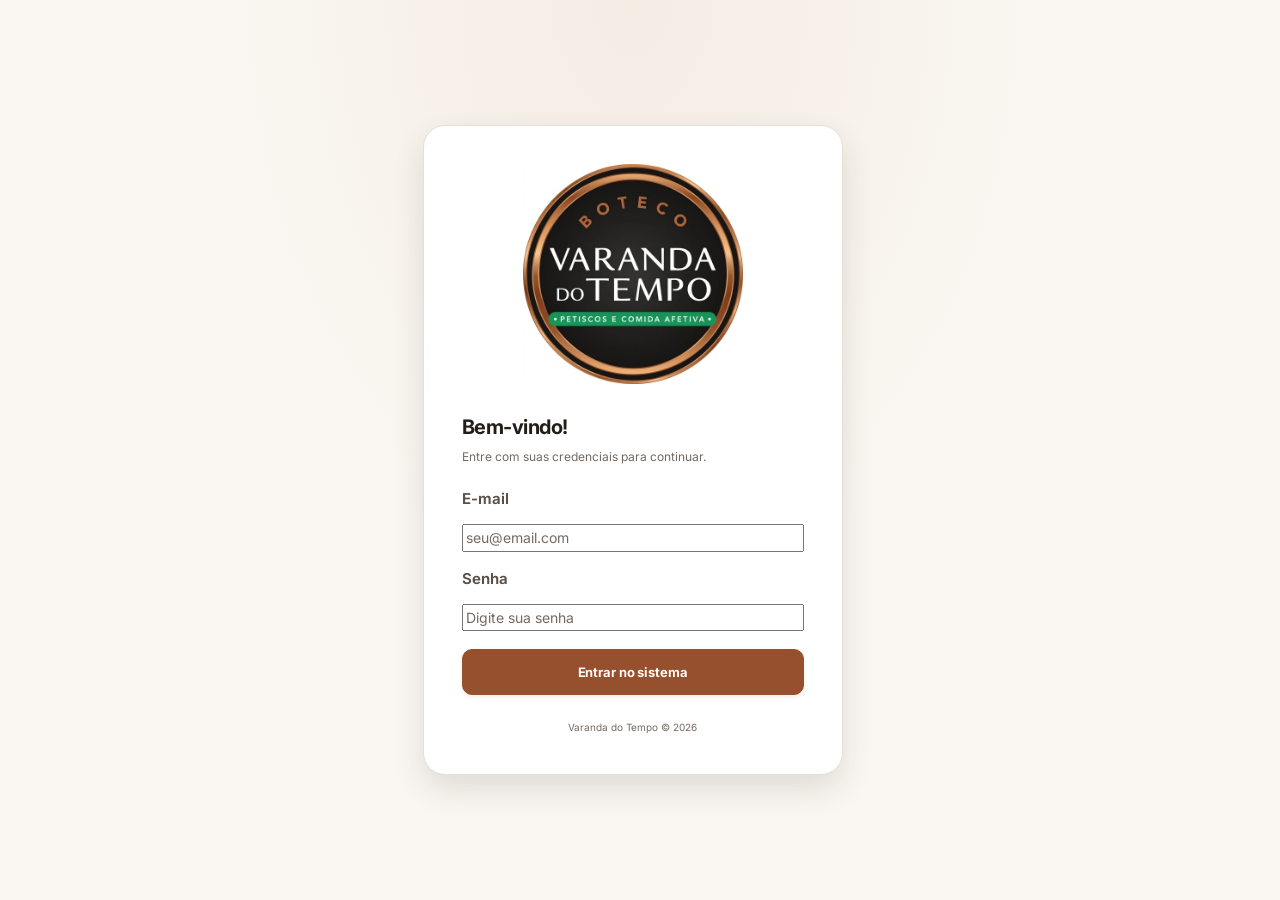
<file: index.html>
<!doctype html>
<html lang="pt-BR">
<head>
  <meta charset="UTF-8">
  <meta name="viewport" content="width=device-width, initial-scale=1">
  <meta name="theme-color" content="#211a16">
  <title>Varanda do Tempo | Acesso</title>
  <link rel="icon" href="assets/favicon.ico" sizes="any">
  <link rel="icon" type="image/png" sizes="32x32" href="assets/favicon-32.png">
  <link rel="icon" type="image/png" sizes="192x192" href="assets/favicon-192.png">
  <link rel="apple-touch-icon" href="assets/apple-touch-icon.png">
  <link rel="manifest" href="assets/site.webmanifest">
  <link rel="preconnect" href="https://fonts.googleapis.com">
  <link rel="preconnect" href="https://fonts.gstatic.com" crossorigin>
  <link rel="stylesheet" href="https://fonts.googleapis.com/css2?family=Inter:wght@400;500;600;700;800&display=swap">
  <link rel="stylesheet" href="css/style.css">
  <script type="module" src="js/auth.js"></script>
</head>
<body class="login-page">
  <main class="login-container">
    <section class="login-card">
      <a class="brand login-home-brand" href="index.html" aria-label="Varanda do Tempo - início">
        <img class="login-brand-logo" src="assets/logo-varanda-do-tempo.webp" width="1024" height="1024" alt="Varanda do Tempo — Petiscos e comida afetiva">
        <span class="sr-only">Varanda do Tempo</span>
      </a>
      <div class="login-heading">
        <h2>Bem-vindo!</h2>
        <p>Entre com suas credenciais para continuar.</p>
      </div>
      <form id="loginForm">
        <div class="form-group">
          <label for="email">E-mail</label>
          <input type="email" id="email" placeholder="seu@email.com" autocomplete="username" required>
        </div>
        <div class="form-group">
          <label for="password">Senha</label>
          <input type="password" id="password" placeholder="Digite sua senha" autocomplete="current-password" required>
        </div>
        <div id="loginMessage" class="message" role="alert"></div>
        <button type="submit" id="loginButton" class="btn btn-primary">
          <span id="buttonText">Entrar no sistema</span>
          <span id="buttonLoader" hidden>Verificando acesso...</span>
        </button>
      </form>
      <footer>Varanda do Tempo © 2026</footer>
    </section>
  </main>
</body>
</html>
</file>
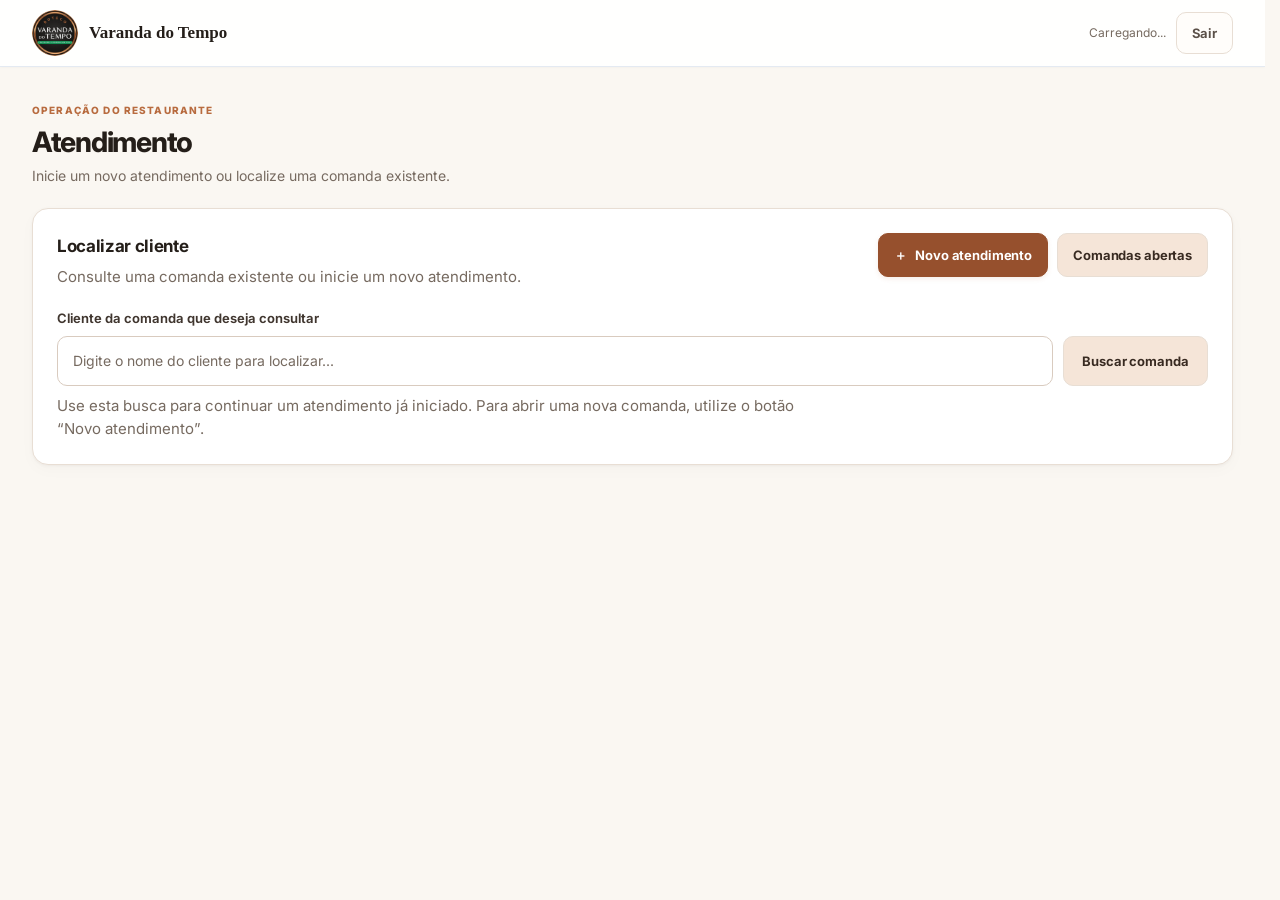
<file: atendimento.html>
<!doctype html>
<html lang="pt-BR">
<head>
  <meta charset="UTF-8">
  <meta name="viewport" content="width=device-width, initial-scale=1">
  <meta name="theme-color" content="#211a16">
  <title>Atendimento | Varanda do Tempo</title>
  <link rel="icon" href="assets/favicon.ico" sizes="any">
  <link rel="icon" type="image/png" sizes="32x32" href="assets/favicon-32.png">
  <link rel="icon" type="image/png" sizes="192x192" href="assets/favicon-192.png">
  <link rel="apple-touch-icon" href="assets/apple-touch-icon.png">
  <link rel="manifest" href="assets/site.webmanifest">
  <link rel="preconnect" href="https://fonts.googleapis.com">
  <link rel="preconnect" href="https://fonts.gstatic.com" crossorigin>
  <link rel="stylesheet" href="https://fonts.googleapis.com/css2?family=Inter:wght@400;500;600;700;800&display=swap">
  <link rel="stylesheet" href="css/style.css">
  <script type="module" src="js/atendimento.js"></script>
  <script type="module" src="js/navigation.js"></script>
</head>
<body>
  <div class="app-shell">
    <header class="topbar">
      <div class="topbar-brand">
        <img class="brand-logo-image" src="assets/logo-varanda-do-tempo.webp" width="1024" height="1024" alt="">
        <strong>Varanda do Tempo</strong>
      </div>
      <div class="topbar-actions">
        <span class="user-chip" id="userName">Carregando...</span>
        <button class="btn btn-ghost" id="logoutButton">Sair</button>
      </div>
    </header>

    <main class="page">
      <div class="page-heading attendance-page-heading">
        <div>
          <span class="eyebrow">OPERAÇÃO DO RESTAURANTE</span>
          <h1>Atendimento</h1>
          <p>Inicie um novo atendimento ou localize uma comanda existente.</p>
        </div>
      </div>

      <section class="panel stack attendance-search-panel" id="customerSearchPanel">
        <div>
          <div class="attendance-search-heading">
            <div>
              <div class="panel-title">Localizar cliente</div>
              <p class="muted small">Consulte uma comanda existente ou inicie um novo atendimento.</p>
            </div>
            <div class="attendance-search-actions">
              <button class="btn btn-primary" id="startNewAttendanceButton" type="button">
                <span aria-hidden="true">＋</span> Novo atendimento
              </button>
              <button class="btn btn-secondary" id="openOrdersButton" type="button">Comandas abertas</button>
            </div>
          </div>
          <label class="field-label" for="customerName">Cliente da comanda que deseja consultar</label>
          <div class="search-row">
            <div class="customer-autocomplete">
              <input class="field-input" id="customerName" placeholder="Digite o nome do cliente para localizar..." autocomplete="off" aria-autocomplete="list" aria-controls="customerSuggestions">
              <div class="autocomplete-suggestions" id="customerSuggestions" role="listbox" hidden></div>
            </div>
            <button class="btn btn-secondary" id="searchCustomerButton" type="button">Buscar comanda</button>
          </div>
          <p class="attendance-helper muted small">Use esta busca para continuar um atendimento já iniciado. Para abrir uma nova comanda, utilize o botão “Novo atendimento”.</p>
        </div>

        <div id="existingOrdersArea" hidden>
          <div class="divider"></div>
          <div class="panel-title" id="existingOrdersTitle">Comandas encontradas</div>
          <div class="stack" id="openOrdersList"></div>

        </div>
      </section>

      <section id="activeOrderBox" class="panel attendance-active-order" hidden style="margin-top:18px">
        <div class="attendance-active-order-layout">
          <div class="attendance-active-order-main">
            <div class="muted small">Cliente / comanda ativa</div>
            <h2 id="activeOrderName"></h2>
            <div class="muted small" id="activeOrderMeta"></div>
          </div>
          <div class="attendance-active-order-side">
            <span class="order-number attendance-order-status" id="activeOrderNumber" aria-live="polite"></span>
            <div class="active-order-actions">
              <button class="btn btn-primary" id="addProductsFromView" type="button" hidden>Adicionar produtos</button>
              <button class="btn btn-secondary" id="changeOrderButton" type="button">Voltar à consulta</button>
            </div>
          </div>
        </div>
      </section>

      <section class="panel order-history-panel attendance-history-panel" id="orderHistoryPanel" hidden style="margin-top:18px">
        <div class="order-history-heading">
          <div>
            <div class="panel-title" style="margin-bottom:4px">Consumo da comanda</div>
            <p class="muted small">Itens lançados, valores e situação financeira desta comanda.</p>
          </div>
          <div class="order-history-summary" id="orderHistorySummary">0 itens</div>
        </div>
        <div id="orderHistoryItems" class="order-history-items"></div>
      </section>


      <section class="panel payment-panel attendance-payment-panel" id="paymentPanel" hidden style="margin-top:18px">
        <div class="payment-heading">
          <div>
            <div class="panel-title" id="paymentPanelTitle" style="margin-bottom:4px">Receber pagamento</div>
            <p class="muted small" id="paymentPanelDescription">Selecione os itens que serão pagos. Itens parcialmente pagos podem ter o saldo restante quitado.</p>
          </div>
          <div class="payment-balance">
            <span class="muted small">Saldo da comanda</span>
            <strong id="orderBalance">R$ 0,00</strong>
          </div>
        </div>
        <div id="paymentEntryArea">
        <div id="paymentItemList" class="payment-item-list"></div>
        <div class="payment-controls payment-controls-featured">
          <div class="payment-feature-copy">
            <span class="payment-feature-icon" aria-hidden="true">R$</span>
            <div>
              <strong>Recebimento de pagamento</strong>
              <p class="muted small">Selecione os itens que o cliente vai quitar. O sistema registra o recebimento no histórico.</p>
            </div>
          </div>
          <div class="form-group payment-split-field">
            <label class="field-label" for="splitCount"><span aria-hidden="true">👥</span> Dividir entre pessoas (opcional)</label>
            <input class="field-input" id="splitCount" type="number" min="1" max="20" value="1">
          </div>
        </div>
        <div class="payment-summary">
          <div><span class="muted small">Valor selecionado</span><strong id="selectedPaymentTotal">R$ 0,00</strong></div>
          <div><span class="muted small">Por pessoa (estimado)</span><strong id="perPersonTotal">R$ 0,00</strong></div>
        </div>
        <button class="btn btn-primary btn-block" id="receivePaymentButton" disabled>Registrar pagamento</button>
        <div class="muted small payment-footnote">O registro é definitivo e será gravado no histórico financeiro da comanda.</div>
        </div>
        <div class="divider"></div>
        <div class="panel-title" style="margin-bottom:8px">Histórico de pagamentos</div>
        <div id="paymentHistoryList" class="payment-history-list">
          <div class="empty-note">Nenhum pagamento registrado nesta comanda.</div>
        </div>
      </section>


      <section class="panel close-order-panel attendance-close-panel" id="closeOrderPanel" hidden style="margin-top:18px">
        <div class="close-order-content">
          <div>
            <div class="panel-title" style="margin-bottom:4px" id="closeOrderTitle">Fechamento da comanda</div>
            <p class="muted small" id="closeOrderMessage">Quando todos os itens estiverem pagos, você poderá encerrar esta comanda.</p>
          </div>
          <div class="close-order-actions" id="closeOrderActions">
            <div class="close-order-balance" id="closeOrderBalanceBlock">
              <span class="muted small">Saldo pendente</span>
              <strong id="closeOrderBalance">R$ 0,00</strong>
            </div>
            <button class="btn btn-primary" id="closeOrderButton" disabled><span aria-hidden="true">✓</span> Fechar comanda</button>
            <button class="btn btn-danger" id="cancelEmptyOrderButton" type="button" hidden><span aria-hidden="true">×</span> Cancelar comanda vazia</button>
          </div>
        </div>
      </section>

      <section class="grid-two attendance-workspace" id="orderWorkspace" hidden style="margin-top:18px">
        <div class="panel stack attendance-menu-panel">
          <div>
            <div class="attendance-section-heading">
              <div>
                <div class="panel-title">Cardápio</div>
                <p class="muted small">Selecione um produto para adicionar ao pedido.</p>
              </div>
              <span class="attendance-section-hint" aria-hidden="true">＋ Adicionar</span>
            </div>
            <div class="category-tabs" id="categoryTabs"></div>
          </div>
          <div class="product-grid" id="productGrid" aria-live="polite"></div>
        </div>

        <aside class="panel attendance-cart" style="align-self:start">
          <div class="attendance-cart-heading">
            <div>
              <div class="panel-title">Seu pedido</div>
              <div class="muted small" id="currentOrderNotice">Os produtos selecionados aparecerão aqui.</div>
            </div>
            <span class="attendance-cart-icon" aria-hidden="true">＋</span>
          </div>
          <div class="divider"></div>
          <div id="cartItems" aria-live="polite"></div>
          <div class="cart-total">
            <span>Total</span>
            <span id="cartTotal">R$ 0,00</span>
          </div>
          <div class="attendance-cart-count muted small"><span id="cartCount">0</span> unidade(s) selecionada(s)</div>
          <button class="btn btn-primary btn-block" id="saveOrderButton" type="button" disabled><span aria-hidden="true">✓</span> Lançar na comanda</button>
        </aside>
      </section>
    </main>
  </div>

  <div class="modal-backdrop" id="closeOrderConfirmModal" hidden>
    <section class="modal" role="dialog" aria-modal="true" aria-labelledby="closeOrderConfirmTitle">
      <h2 id="closeOrderConfirmTitle">Encerrar comanda?</h2>
      <p id="closeOrderConfirmText">Confirme o encerramento desta comanda. Depois disso, novos lançamentos não serão permitidos.</p>
      <div class="modal-actions">
        <button class="btn btn-ghost" id="cancelCloseOrderButton" type="button">Continuar atendendo</button>
        <button class="btn btn-primary" id="confirmCloseOrderButton" type="button">Sim, encerrar comanda</button>
      </div>
    </section>
  </div>

  <div class="modal-backdrop" id="openOrdersModal" hidden>
    <section class="modal open-orders-modal" role="dialog" aria-modal="true" aria-labelledby="openOrdersTitle">
      <div class="modal-heading-row">
        <div>
          <h2 id="openOrdersTitle">Comandas abertas</h2>
          <p class="muted small">Consulte uma comanda pelo nome do cliente ou pelo número.</p>
        </div>
        <button class="icon-close" id="closeOpenOrdersModal" type="button" aria-label="Fechar">×</button>
      </div>
      <div class="open-orders-toolbar">
        <input class="field-input" id="openOrdersSearch" aria-label="Buscar comanda aberta por cliente ou número" placeholder="Buscar por cliente ou número..." autocomplete="off">
        <button class="btn btn-ghost" id="refreshOpenOrdersButton" type="button">Atualizar</button>
      </div>
      <p class="open-orders-load-status muted small" id="openOrdersLoadStatus" aria-live="polite" hidden></p>
      <div id="allOpenOrdersList" class="all-open-orders-list">
        <div class="loading"><span class="spinner"></span>Carregando comandas...</div>
      </div>
    </section>
  </div>

  <div class="modal-backdrop" id="newOrderModal" hidden>
    <section class="modal new-attendance-modal" role="dialog" aria-modal="true" aria-labelledby="newOrderTitle">
      <div class="modal-heading-row">
        <div>
          <h2 id="newOrderTitle">Iniciar novo atendimento</h2>
          <p class="muted small">Informe o nome do cliente. Uma nova comanda, com número exclusivo, será criada para registrar o consumo.</p>
        </div>
        <button class="icon-close" id="closeNewOrderModalButton" type="button" aria-label="Fechar">×</button>
      </div>
      <div class="form-group new-attendance-name-field">
        <label class="field-label" for="newCustomerNameInput">Nome do cliente</label>
        <input class="field-input" id="newCustomerNameInput" maxlength="100" autocomplete="off" placeholder="Ex.: Lucas Almeida" required>
        <small class="muted">Se já existir uma comanda aberta com esse nome, vamos pedir uma identificação adicional para evitar confusão.</small>
      </div>
      <div class="modal-actions">
        <button class="btn btn-ghost" id="cancelNewOrderButton" type="button">Cancelar</button>
        <button class="btn btn-primary" id="confirmNewOrderButton" type="button">Iniciar atendimento</button>
      </div>
    </section>
  </div>

  <div class="modal-backdrop" id="duplicateNameModal" hidden>
    <section class="modal duplicate-name-modal" role="dialog" aria-modal="true" aria-labelledby="duplicateNameTitle">
      <div class="duplicate-warning">
        <span class="duplicate-warning-icon">!</span>
        <div>
          <h2 id="duplicateNameTitle">Já existe cliente com esse nome</h2>
          <p id="duplicateNameMessage">Encontramos uma comanda aberta com esse nome. Para diferenciar clientes com nomes iguais, informe o sobrenome ou apelido.</p>
        </div>
      </div>
      <div class="form-group">
        <label class="field-label" for="distinctCustomerName">Nome completo, sobrenome ou apelido</label>
        <input class="field-input" id="distinctCustomerName" maxlength="100" placeholder="Ex.: Joyce Silva">
        <small class="muted">Exemplo: Joyce → Joyce Silva ou Joyce (apelido).</small>
      </div>
      <div class="modal-actions">
        <button class="btn btn-ghost" id="cancelDuplicateNameButton" type="button">Cancelar</button>
        <button class="btn btn-primary" id="confirmDuplicateNameButton" type="button">Continuar com esse nome</button>
      </div>
    </section>
  </div>

  <div class="modal-backdrop" id="confirmExistingModal" hidden>
    <section class="modal">
      <h2>Confirmar comanda</h2>
      <p id="confirmExistingText"></p>
      <div class="modal-actions">
        <button class="btn btn-ghost" id="cancelExistingButton">Voltar</button>
        <button class="btn btn-primary" id="confirmExistingButton">Abrir comanda</button>
      </div>
    </section>
  </div>
</body>
</html>
</file>
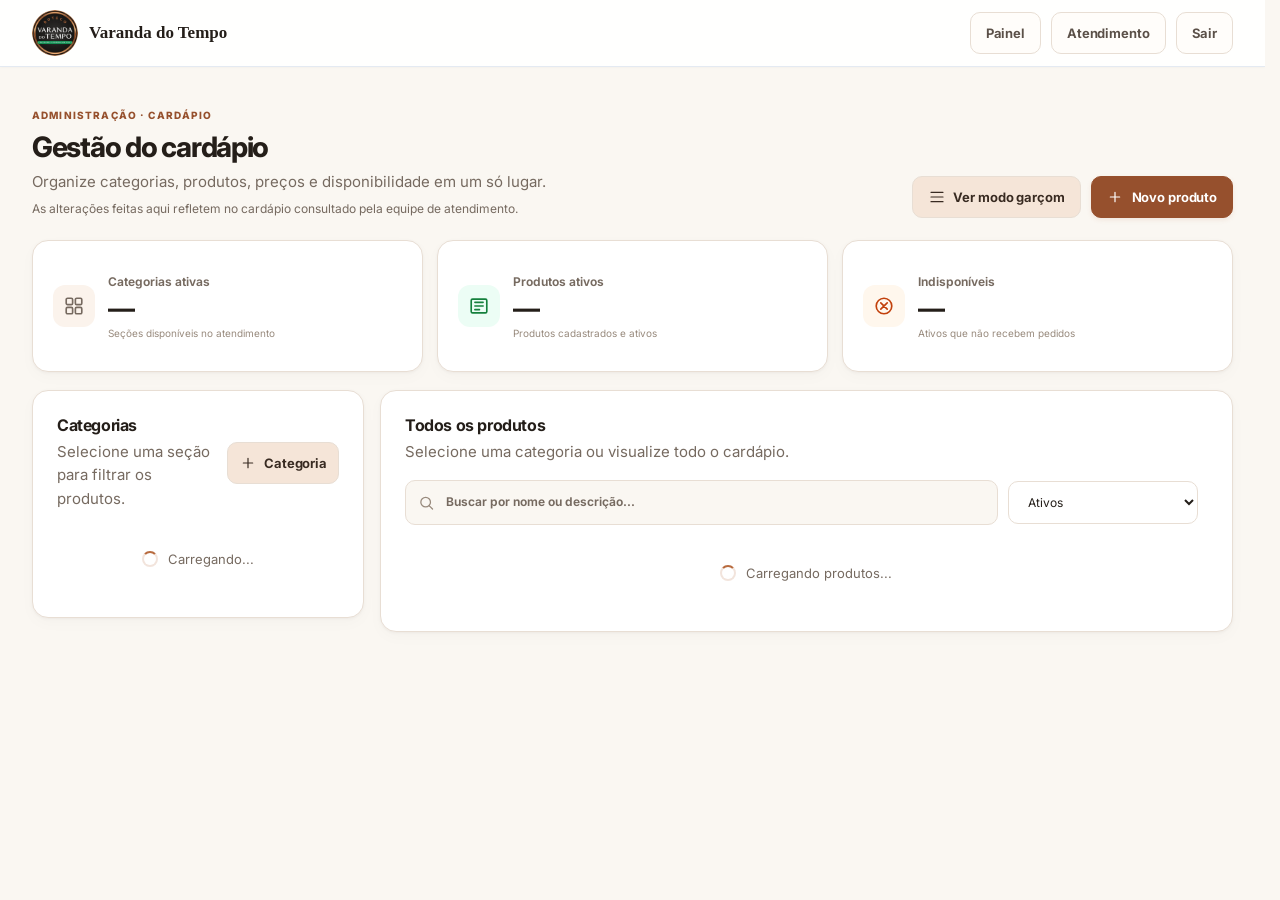
<file: cardapio.html>
<!doctype html>
<html lang="pt-BR">
<head>
  <meta charset="UTF-8">
  <meta name="viewport" content="width=device-width, initial-scale=1">
  <meta name="theme-color" content="#211a16">
  <title>Gestão do cardápio | Varanda do Tempo</title>
  <link rel="icon" href="assets/favicon.ico" sizes="any">
  <link rel="icon" type="image/png" sizes="32x32" href="assets/favicon-32.png">
  <link rel="icon" type="image/png" sizes="192x192" href="assets/favicon-192.png">
  <link rel="apple-touch-icon" href="assets/apple-touch-icon.png">
  <link rel="manifest" href="assets/site.webmanifest">
  <link rel="preconnect" href="https://fonts.googleapis.com">
  <link rel="preconnect" href="https://fonts.gstatic.com" crossorigin>
  <link rel="stylesheet" href="https://fonts.googleapis.com/css2?family=Inter:wght@400;500;600;700;800&display=swap">
  <link rel="stylesheet" href="css/style.css">
  <script type="module" src="js/cardapio.js"></script>
  <script type="module" src="js/navigation.js"></script>
  <script type="module" src="js/utils.js"></script>
</head>
<body>
  <header class="topbar">
    <div class="topbar-brand"><img class="brand-logo-image" src="assets/logo-varanda-do-tempo.webp" width="1024" height="1024" alt=""><strong>Varanda do Tempo</strong></div>
    <div class="topbar-actions">
      <span class="user-chip" id="userName"></span>
      <a class="btn btn-ghost" href="dashboard.html" style="text-decoration:none">Painel</a>
      <a class="btn btn-ghost" href="atendimento.html" style="text-decoration:none">Atendimento</a>
      <button class="btn btn-ghost" id="logoutButton">Sair</button>
    </div>
  </header>

  <main class="page menu-admin-page">
    <div class="page-heading">
      <div class="menu-page-title">
        <span class="menu-eyebrow">ADMINISTRAÇÃO · CARDÁPIO</span>
        <h1>Gestão do cardápio</h1>
        <p>Organize categorias, produtos, preços e disponibilidade em um só lugar.</p>
        <p class="muted small">As alterações feitas aqui refletem no cardápio consultado pela equipe de atendimento.</p>
      </div>
      <div class="menu-heading-actions">
        <button class="btn btn-secondary" id="toggleAdminModeButton" type="button" aria-pressed="false">
          <span class="button-icon" aria-hidden="true"><svg viewBox="0 0 24 24"><path d="M3 5h18M3 12h18M3 19h18"/></svg></span>
          <span>Ver modo garçom</span>
        </button>
        <button class="btn btn-primary" id="newProductButton" type="button">
          <span class="button-icon" aria-hidden="true"><svg viewBox="0 0 24 24"><path d="M12 5v14M5 12h14"/></svg></span>
          <span>Novo produto</span>
        </button>
      </div>
    </div>

    <section id="adminView">
    <section class="menu-admin-summary" aria-label="Resumo do cardápio">
      <article class="menu-summary-card menu-summary-categories">
        <span class="menu-summary-icon" aria-hidden="true"><svg viewBox="0 0 24 24"><rect x="3.5" y="3.5" width="7" height="7" rx="1.5"/><rect x="13.5" y="3.5" width="7" height="7" rx="1.5"/><rect x="3.5" y="13.5" width="7" height="7" rx="1.5"/><rect x="13.5" y="13.5" width="7" height="7" rx="1.5"/></svg></span>
        <span class="menu-summary-label">Categorias ativas</span><strong id="activeCategoryCount">—</strong>
        <small>Seções disponíveis no atendimento</small>
      </article>
      <article class="menu-summary-card menu-summary-products">
        <span class="menu-summary-icon" aria-hidden="true"><svg viewBox="0 0 24 24"><path d="M5 4.5h14a1.5 1.5 0 0 1 1.5 1.5v12a1.5 1.5 0 0 1-1.5 1.5H5A1.5 1.5 0 0 1 3.5 18V6A1.5 1.5 0 0 1 5 4.5Z"/><path d="M7.5 8h9M7.5 12h9M7.5 16h5"/></svg></span>
        <span class="menu-summary-label">Produtos ativos</span><strong id="activeProductCount">—</strong>
        <small>Produtos cadastrados e ativos</small>
      </article>
      <article class="menu-summary-card menu-summary-unavailable">
        <span class="menu-summary-icon" aria-hidden="true"><svg viewBox="0 0 24 24"><circle cx="12" cy="12" r="8.5"/><path d="M8.5 8.5 15.5 15.5M15.5 8.5 8.5 15.5"/></svg></span>
        <span class="menu-summary-label">Indisponíveis</span><strong id="unavailableProductCount">—</strong>
        <small>Ativos que não recebem pedidos</small>
      </article>
    </section>

    <section class="menu-admin-layout">
      <aside class="panel menu-category-panel">
        <div class="menu-section-heading">
          <div><h2>Categorias</h2><p class="muted small">Selecione uma seção para filtrar os produtos.</p></div>
          <button class="btn btn-secondary btn-compact" id="newCategoryButton" type="button">
            <span class="button-icon" aria-hidden="true"><svg viewBox="0 0 24 24"><path d="M12 5v14M5 12h14"/></svg></span>
            <span>Categoria</span>
          </button>
        </div>
        <div id="categoryList" class="admin-category-list">
          <div class="loading"><span class="spinner"></span>Carregando...</div>
        </div>
      </aside>

      <section class="panel menu-products-panel">
        <div class="menu-section-heading menu-products-heading">
          <div>
            <h2 id="productsHeading">Todos os produtos</h2>
            <p class="muted small" id="productsSubheading">Selecione uma categoria ou visualize todo o cardápio.</p>
          </div>
        </div>
        <div class="menu-product-toolbar">
          <label class="menu-search" for="productSearch">
            <span class="menu-search-icon" aria-hidden="true"><svg viewBox="0 0 24 24"><circle cx="10.8" cy="10.8" r="6.8"/><path d="m16 16 4.5 4.5"/></svg></span>
            <input class="field-input" id="productSearch" type="search" placeholder="Buscar por nome ou descrição..." autocomplete="off">
          </label>
          <div class="menu-filter-control">
            <label class="sr-only" for="productStatusFilter">Situação dos produtos</label>
            <select class="field-select" id="productStatusFilter" aria-label="Filtrar situação dos produtos">
              <option value="active">Ativos</option>
              <option value="all">Todos</option>
              <option value="unavailable">Indisponíveis</option>
              <option value="inactive">Inativos</option>
            </select>
          </div>
          <span class="menu-result-count muted small" id="productResultCount" aria-live="polite"></span>
        </div>
        <div id="adminProductList" class="admin-product-list">
          <div class="loading"><span class="spinner"></span>Carregando produtos...</div>
        </div>
      </section>
    </section>
    </section>

    <section id="waiterView" class="menu-waiter-view" hidden>
      <div class="panel">
        <div class="menu-section-heading">
          <div>
            <h2>Consulta do cardápio</h2>
            <p class="muted small">Visualização dos produtos ativos e disponíveis para atendimento.</p>
          </div>
          <div class="menu-search">
            <input class="field-input" id="waiterProductSearch" type="search" placeholder="Buscar produto..." aria-label="Buscar produto no cardápio">
          </div>
        </div>
        <div id="waiterCategoryTabs" class="waiter-category-tabs" aria-label="Categorias do cardápio"></div>
        <div id="waiterProductGrid" class="waiter-product-grid" aria-live="polite">
          <div class="loading"><span class="spinner"></span>Carregando produtos...</div>
        </div>
      </div>
    </section>

  </main>

  <div class="modal-backdrop" id="categoryModal" hidden>
    <section class="modal menu-editor-modal" role="dialog" aria-modal="true" aria-labelledby="categoryModalTitle">
      <div class="menu-modal-heading">
        <div><span class="menu-modal-eyebrow">ORGANIZAÇÃO</span><h2 id="categoryModalTitle">Nova categoria</h2><p>Crie uma seção para organizar os produtos.</p></div>
        <button class="icon-close" type="button" data-close-modal="categoryModal" aria-label="Fechar">×</button>
      </div>
      <form id="categoryForm">
        <input type="hidden" id="categoryId">
        <div class="form-group">
          <label for="categoryName">Nome da categoria</label>
          <input class="field-input" id="categoryName" maxlength="70" required placeholder="Ex.: Almoço">
        </div>
        <div class="form-group">
          <label for="categoryDescription">Descrição (opcional)</label>
          <textarea class="field-textarea" id="categoryDescription" rows="2" maxlength="180" placeholder="Breve descrição da categoria"></textarea>
        </div>
        <div class="form-group">
          <label for="categoryOrder">Ordem de exibição</label>
          <input class="field-input" id="categoryOrder" type="number" min="0" step="1" value="0">
        </div>
        <label class="admin-check-row"><input id="categoryActive" type="checkbox" checked> Categoria ativa no atendimento</label>
        <div class="modal-actions">
          <button class="btn btn-secondary" type="button" data-close-modal="categoryModal">Cancelar</button>
          <button class="btn btn-primary" id="saveCategoryButton" type="submit">Salvar categoria</button>
        </div>
      </form>
    </section>
  </div>

  <div class="modal-backdrop" id="productModal" hidden>
    <section class="modal menu-editor-modal" role="dialog" aria-modal="true" aria-labelledby="productModalTitle">
      <div class="menu-modal-heading">
        <div><span class="menu-modal-eyebrow">CATÁLOGO</span><h2 id="productModalTitle">Novo produto</h2><p>Cadastre as informações e defina como ele aparece no atendimento.</p></div>
        <button class="icon-close" type="button" data-close-modal="productModal" aria-label="Fechar">×</button>
      </div>
      <form id="productForm">
        <input type="hidden" id="productId">
        <div class="form-group">
          <label for="productCategory">Categoria</label>
          <select class="field-select" id="productCategory" required></select>
        </div>
        <div class="form-group">
          <label for="productName">Nome do produto</label>
          <input class="field-input" id="productName" maxlength="100" required placeholder="Ex.: Prato feito">
        </div>
        <div class="form-group">
          <label for="productDescription">Descrição</label>
          <textarea class="field-textarea" id="productDescription" rows="3" maxlength="500" placeholder="Ingredientes, acompanhamentos ou detalhes do produto"></textarea>
        </div>
        <div class="menu-form-grid">
          <div class="form-group">
            <label for="productPrice">Preço (R$)</label>
            <input class="field-input" id="productPrice" type="number" min="0" step="0.01" required placeholder="0,00">
          </div>
          <div class="form-group">
            <label for="productOrder">Ordem de exibição</label>
            <input class="field-input" id="productOrder" type="number" min="0" step="1" value="0">
          </div>
        </div>
        <div class="form-group">
          <span class="field-label">Foto do produto</span>
          <div class="menu-image-upload">
            <div class="menu-image-preview" id="productImagePreview" aria-label="Prévia da foto do produto">
              <span class="menu-image-placeholder" aria-hidden="true"><svg viewBox="0 0 24 24"><rect x="3" y="4" width="18" height="16" rx="2"/><circle cx="8.5" cy="9" r="1.5"/><path d="m21 15-5-5L5 20"/></svg>Prévia da foto</span>
            </div>
            <div class="menu-image-controls">
              <label class="menu-file-label" for="productImageFile">Selecionar foto</label>
              <input class="field-input menu-file-input" id="productImageFile" type="file" accept="image/jpeg,image/png,image/webp">
              <small class="muted">JPG, PNG ou WebP · até 5 MB. A imagem será armazenada no Supabase Storage.</small>
              <span class="menu-image-filename" id="productImageFileName" aria-live="polite">Nenhuma foto selecionada</span>
              <button class="btn btn-ghost btn-compact menu-remove-image" type="button" id="removeProductImageButton">Remover foto</button>
            </div>
          </div>
          <details class="menu-image-url-fallback"><summary>Ou informar endereço de imagem</summary>
            <input class="field-input" id="productImageUrl" type="url" aria-label="Endereço da imagem do produto" placeholder="https://...">
          </details>
        </div>
        <div class="menu-product-flags">
          <label class="admin-check-row menu-flag-card"><input id="productActive" type="checkbox" checked><span><strong>Produto ativo</strong><small>Permanece no cadastro do cardápio.</small></span></label>
          <label class="admin-check-row menu-flag-card"><input id="productAvailable" type="checkbox" checked><span><strong>Disponível para pedidos</strong><small>Pode ser lançado em uma comanda.</small></span></label>
        </div>
        <div class="modal-actions">
          <button class="btn btn-secondary" type="button" data-close-modal="productModal">Cancelar</button>
          <button class="btn btn-primary" id="saveProductButton" type="submit">Salvar produto</button>
        </div>
      </form>
    </section>
  </div>

  <div class="modal-backdrop" id="duplicateProductModal" hidden>
    <section class="modal" role="dialog" aria-modal="true" aria-labelledby="duplicateProductTitle">
      <div class="modal-heading-row">
        <div><h2 id="duplicateProductTitle">Produto com nome repetido</h2><p id="duplicateProductMessage">Já existe um produto com esse nome nesta categoria.</p></div>
        <button class="icon-close" type="button" id="closeDuplicateProductModal" aria-label="Fechar">×</button>
      </div>
      <p>Deseja manter os dois cadastros? Essa decisão não altera os produtos já lançados nas comandas.</p>
      <div class="modal-actions">
        <button class="btn btn-secondary" type="button" id="cancelDuplicateProduct">Revisar cadastro</button>
        <button class="btn btn-primary" type="button" id="confirmDuplicateProduct">Manter os dois</button>
      </div>
    </section>
  </div>

  <div id="toast" class="toast" role="status" aria-live="polite" aria-atomic="true" hidden></div>
</body>
</html>
</file>
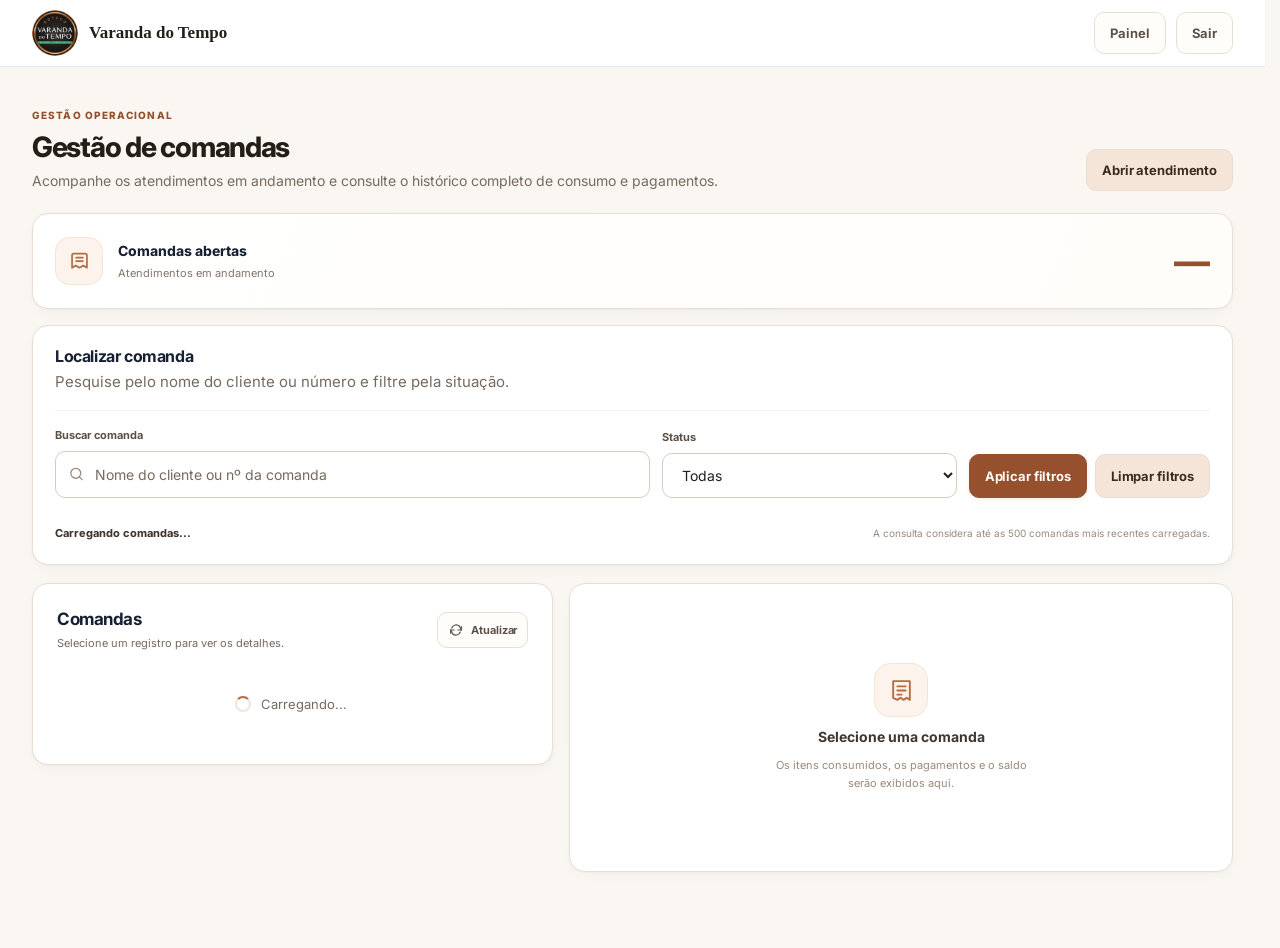
<file: comandas.html>
<!doctype html>
<html lang="pt-BR">
<head>
  <meta charset="UTF-8">
  <meta name="viewport" content="width=device-width, initial-scale=1">
  <meta name="theme-color" content="#211a16">
  <title>Gestão de comandas | Varanda do Tempo</title>
  <link rel="icon" href="assets/favicon.ico" sizes="any">
  <link rel="icon" type="image/png" sizes="32x32" href="assets/favicon-32.png">
  <link rel="icon" type="image/png" sizes="192x192" href="assets/favicon-192.png">
  <link rel="apple-touch-icon" href="assets/apple-touch-icon.png">
  <link rel="manifest" href="assets/site.webmanifest">
  <link rel="preconnect" href="https://fonts.googleapis.com">
  <link rel="preconnect" href="https://fonts.gstatic.com" crossorigin>
  <link rel="stylesheet" href="https://fonts.googleapis.com/css2?family=Inter:wght@400;500;600;700;800&display=swap">
  <link rel="stylesheet" href="css/style.css">
  <script type="module" src="js/comandas.js"></script>
  <script type="module" src="js/navigation.js"></script>
  <script type="module" src="js/utils.js"></script>
</head>
<body>
  <header class="topbar">
    <div class="topbar-brand"><img class="brand-logo-image" src="assets/logo-varanda-do-tempo.webp" width="1024" height="1024" alt=""><strong>Varanda do Tempo</strong></div>
    <div class="topbar-actions">
      <span class="user-chip" id="userName"></span>
      <a class="btn btn-ghost" href="dashboard.html" style="text-decoration:none">Painel</a>
      <button class="btn btn-ghost" id="logoutButton">Sair</button>
    </div>
  </header>

  <main class="page comandas-page">
    <div class="page-heading comandas-page-heading">
      <div>
        <span class="eyebrow">GESTÃO OPERACIONAL</span>
        <h1>Gestão de comandas</h1>
        <p>Acompanhe os atendimentos em andamento e consulte o histórico completo de consumo e pagamentos.</p>
      </div>
      <a class="btn btn-secondary comandas-attendance-link" href="atendimento.html" style="text-decoration:none">Abrir atendimento</a>
    </div>

    <section class="comandas-overview" aria-label="Resumo da operação">
      <article class="panel comandas-open-kpi" aria-live="polite">
        <span class="comandas-open-kpi-icon" aria-hidden="true">
          <svg viewBox="0 0 24 24" width="23" height="23" fill="none" stroke="currentColor" stroke-width="1.8" stroke-linecap="round" stroke-linejoin="round">
            <path d="M6 3.75h12a1.75 1.75 0 0 1 1.75 1.75v13L16 16.2l-4 2.3-4-2.3-3.75 2.3v-13A1.75 1.75 0 0 1 6 3.75Z"/>
            <path d="M8.5 8h7M8.5 11.5h7"/>
          </svg>
        </span>
        <span class="comandas-open-kpi-copy">
          <strong>Comandas abertas</strong>
          <small>Atendimentos em andamento</small>
        </span>
        <strong class="comandas-open-kpi-value" id="openCount">—</strong>
      </article>
    </section>

    <section class="panel history-filter-panel comandas-filter-panel" aria-label="Busca e filtros de comandas">
      <div class="comandas-toolbar-heading">
        <div>
          <h2>Localizar comanda</h2>
          <p class="muted small">Pesquise pelo nome do cliente ou número e filtre pela situação.</p>
        </div>
      </div>
      <div class="history-secondary-filters comandas-search-filters">
        <div class="form-group">
          <label for="searchText">Buscar comanda</label>
          <div class="comandas-search-field">
            <span aria-hidden="true">
              <svg viewBox="0 0 24 24" width="17" height="17" fill="none" stroke="currentColor" stroke-width="1.8" stroke-linecap="round" stroke-linejoin="round"><circle cx="11" cy="11" r="7"></circle><path d="m20 20-4-4"></path></svg>
            </span>
            <input class="field-input" id="searchText" type="search" placeholder="Nome do cliente ou nº da comanda" autocomplete="off">
          </div>
        </div>
        <div class="form-group">
          <label for="statusFilter">Status</label>
          <select class="field-select" id="statusFilter">
            <option value="all">Todas</option>
            <option value="open">Abertas</option>
            <option value="closed">Encerradas</option>
            <option value="cancelled">Canceladas</option>
          </select>
        </div>
        <div class="history-filter-actions">
          <button class="btn btn-primary" id="applyFilters" type="button">Aplicar filtros</button>
          <button class="btn btn-secondary" id="clearFilters" type="button">Limpar filtros</button>
        </div>
      </div>
      <div class="comandas-search-meta">
        <p class="muted small" id="resultCount" aria-live="polite">Carregando comandas...</p>
        <p class="muted small history-data-note">A consulta considera até as 500 comandas mais recentes carregadas.</p>
      </div>
    </section>

    <section class="history-layout comandas-history-layout" aria-label="Lista e detalhes das comandas">
      <div class="panel comandas-list-panel">
        <div class="history-list-heading">
          <div>
            <h2>Comandas</h2>
            <p class="muted small">Selecione um registro para ver os detalhes.</p>
          </div>
          <button class="btn btn-ghost" id="refreshButton" type="button"><svg aria-hidden="true" viewBox="0 0 24 24" width="16" height="16" fill="none" stroke="currentColor" stroke-width="1.8" stroke-linecap="round" stroke-linejoin="round"><path d="M20 7v5h-5"></path><path d="M4 17v-5h5"></path><path d="M5.6 9a7 7 0 0 1 11.55-2.6L20 12M4 12l2.85 5.6A7 7 0 0 0 18.4 15"></path></svg> Atualizar</button>
        </div>
        <div id="ordersList" class="admin-orders-list">
          <div class="loading"><span class="spinner"></span>Carregando...</div>
        </div>
      </div>

      <aside class="panel history-detail-panel comandas-detail-panel" id="orderDetail" aria-live="polite">
        <div class="comandas-detail-empty"><span class="comandas-empty-icon"><svg aria-hidden="true" width="25" height="25" viewBox="0 0 24 24" fill="none" stroke="currentColor" stroke-width="1.8" stroke-linecap="round" stroke-linejoin="round"><path d="M4 3h16v18l-3-2-3 2-3-2-3 2-4-2Z"></path><path d="M8 8h8M8 12h8M8 16h4"></path></svg></span><strong>Selecione uma comanda</strong><p>Os itens consumidos, os pagamentos e o saldo serão exibidos aqui.</p></div>
      </aside>
    </section>
  </main>
  <div class="admin-action-modal" id="adminActionModal" hidden aria-hidden="true">
    <section class="admin-action-dialog" role="dialog" aria-modal="true" aria-labelledby="adminModalTitle" aria-describedby="adminModalDescription" tabindex="-1">
      <button class="admin-action-close" id="adminModalClose" type="button" aria-label="Fechar janela">
        <svg aria-hidden="true" viewBox="0 0 24 24" width="18" height="18" fill="none" stroke="currentColor" stroke-width="1.8" stroke-linecap="round"><path d="m18 6-12 12M6 6l12 12"></path></svg>
      </button>
      <div class="admin-action-heading">
        <span class="admin-modal-icon" id="adminModalIcon" aria-hidden="true"></span>
        <div>
          <h2 id="adminModalTitle"></h2>
          <p id="adminModalDescription"></p>
        </div>
      </div>
      <div class="admin-modal-content" id="adminModalContent"></div>
      <p class="admin-modal-error" id="adminModalError" role="alert" hidden></p>
      <div class="admin-action-footer">
        <button class="btn btn-secondary" id="adminModalCancel" type="button">Voltar</button>
        <button class="btn btn-primary" id="adminModalConfirm" type="button">Confirmar</button>
      </div>
    </section>
  </div>
  <section id="adminReceiptPrint" class="admin-receipt-print" hidden aria-hidden="true"></section>
  <div id="toast" class="toast" role="status" aria-live="polite" aria-atomic="true" hidden></div>
</body>
</html>
</file>
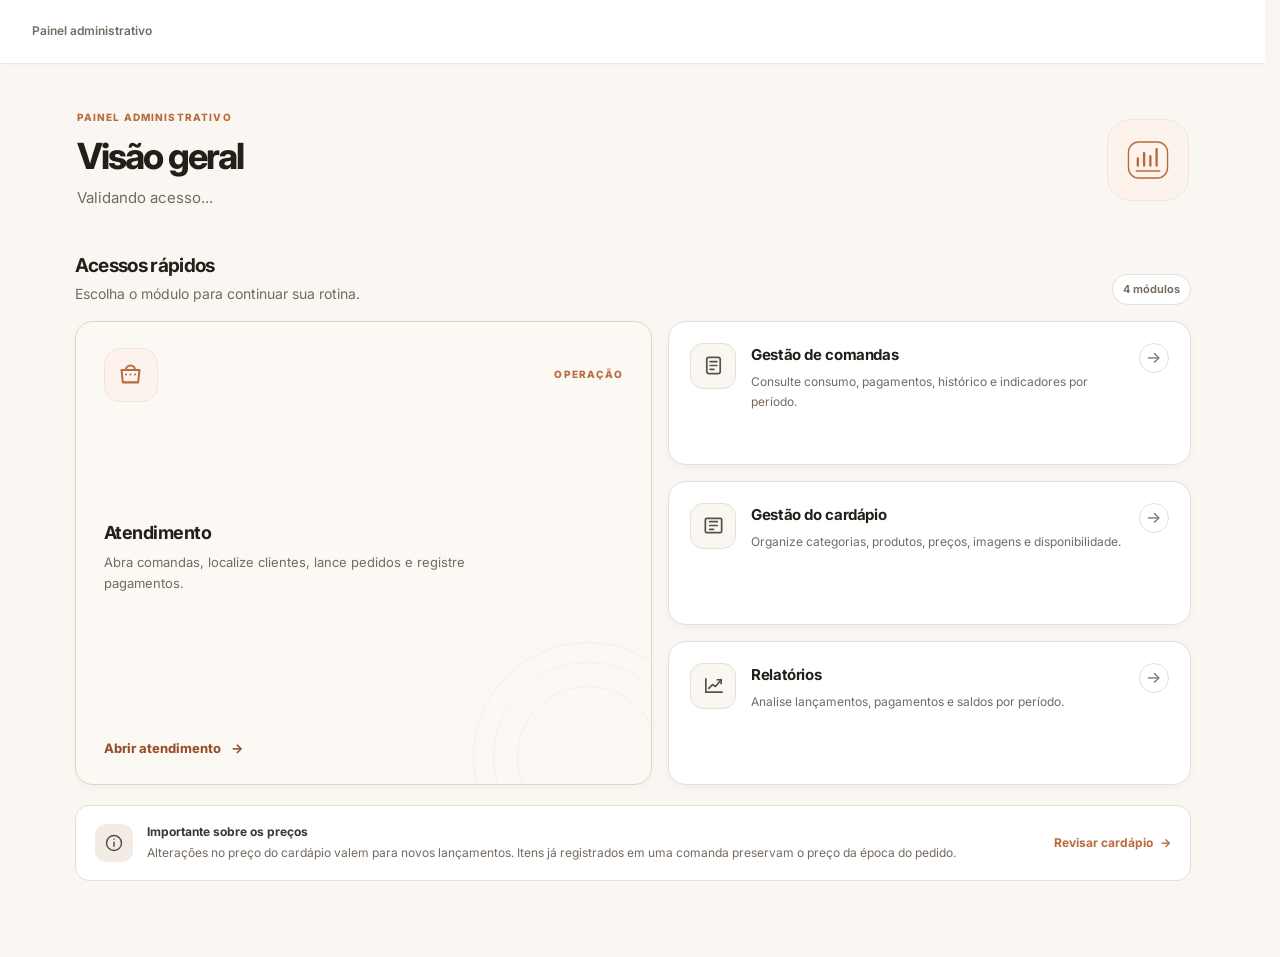
<file: dashboard.html>
<!doctype html>
<html lang="pt-BR">
<head>
  <meta charset="UTF-8">
  <meta name="viewport" content="width=device-width, initial-scale=1">
  <meta name="theme-color" content="#211a16">
  <meta name="description" content="Central de operações do Varanda do Tempo.">
  <title>Visão geral | Varanda do Tempo</title>
  <link rel="icon" href="assets/favicon.ico" sizes="any">
  <link rel="icon" type="image/png" sizes="32x32" href="assets/favicon-32.png">
  <link rel="icon" type="image/png" sizes="192x192" href="assets/favicon-192.png">
  <link rel="apple-touch-icon" href="assets/apple-touch-icon.png">
  <link rel="manifest" href="assets/site.webmanifest">
  <link rel="preconnect" href="https://fonts.googleapis.com">
  <link rel="preconnect" href="https://fonts.gstatic.com" crossorigin>
  <link rel="stylesheet" href="https://fonts.googleapis.com/css2?family=Inter:wght@400;500;600;700;800&display=swap">
  <link rel="stylesheet" href="css/style.css">
  <script type="module">
    import { requireAuth } from "./js/guards.js";
    const profile = await requireAuth(["admin"]);
    if (profile) {
      const welcome = document.getElementById("welcome");
      if (welcome) welcome.textContent = `Olá, ${profile.full_name}. Acompanhe e gerencie a operação do restaurante.`;
    }
  </script>
  <script type="module" src="js/navigation.js"></script>
</head>
<body>
  <header class="topbar">
    <div class="topbar-actions"><span class="topbar-context">Painel administrativo</span></div>
  </header>

  <main class="page dashboard-page" id="dashboardHome">
    <section class="dashboard-intro" aria-labelledby="dashboardTitle">
      <div class="dashboard-intro-copy">
        <span class="eyebrow">PAINEL ADMINISTRATIVO</span>
        <h1 id="dashboardTitle">Visão geral</h1>
        <p id="welcome">Validando acesso...</p>
      </div>
      <div class="dashboard-intro-mark" aria-hidden="true">
        <svg viewBox="0 0 64 64" fill="none">
          <rect x="7" y="9" width="50" height="46" rx="13" stroke="currentColor" stroke-width="1.8"/>
          <path d="M19 39V30M27 39V23M35 39V27M43 39V18" stroke="currentColor" stroke-width="3" stroke-linecap="round"/>
          <path d="M17 46H47" stroke="currentColor" stroke-width="1.8" stroke-linecap="round"/>
        </svg>
      </div>
    </section>

    <section class="dashboard-access" aria-labelledby="dashboardAccessTitle">
      <div class="dashboard-section-heading">
        <div>
          <h2 id="dashboardAccessTitle">Acessos rápidos</h2>
          <p>Escolha o módulo para continuar sua rotina.</p>
        </div>
        <span class="dashboard-module-count">4 módulos</span>
      </div>

      <div class="dashboard-access-grid">
        <a class="dashboard-card dashboard-card-featured" href="atendimento.html" aria-label="Abrir Atendimento">
          <div class="dashboard-card-topline">
            <span class="dashboard-card-icon dashboard-card-icon-primary" aria-hidden="true">
              <svg viewBox="0 0 24 24" fill="none" stroke="currentColor" stroke-width="1.8" stroke-linecap="round" stroke-linejoin="round">
                <path d="M4 8h16l-1.2 11H5.2L4 8Z"/><path d="M8 8a4 4 0 0 1 8 0M8 12h.01M12 12h.01M16 12h.01"/>
              </svg>
            </span>
            <span class="dashboard-card-tag">OPERAÇÃO</span>
          </div>
          <div class="dashboard-card-copy">
            <h3>Atendimento</h3>
            <p>Abra comandas, localize clientes, lance pedidos e registre pagamentos.</p>
          </div>
          <span class="dashboard-card-link">Abrir atendimento <span aria-hidden="true">→</span></span>
          <span class="dashboard-card-decoration" aria-hidden="true"></span>
        </a>

        <div class="dashboard-secondary-grid">
          <a class="dashboard-card dashboard-card-compact" href="comandas.html" aria-label="Abrir gestão de comandas">
            <span class="dashboard-card-icon" aria-hidden="true">
              <svg viewBox="0 0 24 24" fill="none" stroke="currentColor" stroke-width="1.8" stroke-linecap="round" stroke-linejoin="round">
                <rect x="5" y="3.5" width="14" height="17" rx="2.2"/><path d="M8.5 8h7M8.5 12h7M8.5 16h4"/>
              </svg>
            </span>
            <span class="dashboard-card-copy">
              <h3>Gestão de comandas</h3>
              <p>Consulte consumo, pagamentos, histórico e indicadores por período.</p>
            </span>
            <span class="dashboard-card-arrow" aria-hidden="true">→</span>
          </a>

          <a class="dashboard-card dashboard-card-compact" href="cardapio.html" aria-label="Abrir gestão do cardápio">
            <span class="dashboard-card-icon" aria-hidden="true">
              <svg viewBox="0 0 24 24" fill="none" stroke="currentColor" stroke-width="1.8" stroke-linecap="round" stroke-linejoin="round">
                <path d="M5 4.5h14a1.5 1.5 0 0 1 1.5 1.5v12a1.5 1.5 0 0 1-1.5 1.5H5A1.5 1.5 0 0 1 3.5 18V6A1.5 1.5 0 0 1 5 4.5Z"/><path d="M8 8h8M8 12h8M8 16h4"/>
              </svg>
            </span>
            <span class="dashboard-card-copy">
              <h3>Gestão do cardápio</h3>
              <p>Organize categorias, produtos, preços, imagens e disponibilidade.</p>
            </span>
            <span class="dashboard-card-arrow" aria-hidden="true">→</span>
          </a>

          <a class="dashboard-card dashboard-card-compact" href="reports.html" aria-label="Abrir relatórios">
            <span class="dashboard-card-icon" aria-hidden="true">
              <svg viewBox="0 0 24 24" fill="none" stroke="currentColor" stroke-width="1.8" stroke-linecap="round" stroke-linejoin="round">
                <path d="M4 19V5M4 19h17"/><path d="m7 15 4-4 3 2 6-7"/><path d="M16 6h4v4"/>
              </svg>
            </span>
            <span class="dashboard-card-copy">
              <h3>Relatórios</h3>
              <p>Analise lançamentos, pagamentos e saldos por período.</p>
            </span>
            <span class="dashboard-card-arrow" aria-hidden="true">→</span>
          </a>
        </div>
      </div>
    </section>

    <aside class="dashboard-tip" aria-label="Orientação sobre atualização de preços">
      <span class="dashboard-tip-icon" aria-hidden="true">
        <svg viewBox="0 0 24 24" fill="none" stroke="currentColor" stroke-width="1.8" stroke-linecap="round" stroke-linejoin="round">
          <circle cx="12" cy="12" r="9"/><path d="M12 11v5M12 7.5h.01"/>
        </svg>
      </span>
      <div>
        <strong>Importante sobre os preços</strong>
        <p>Alterações no preço do cardápio valem para novos lançamentos. Itens já registrados em uma comanda preservam o preço da época do pedido.</p>
      </div>
      <a href="cardapio.html">Revisar cardápio <span aria-hidden="true">→</span></a>
    </aside>
  </main>
</body>
</html>
</file>
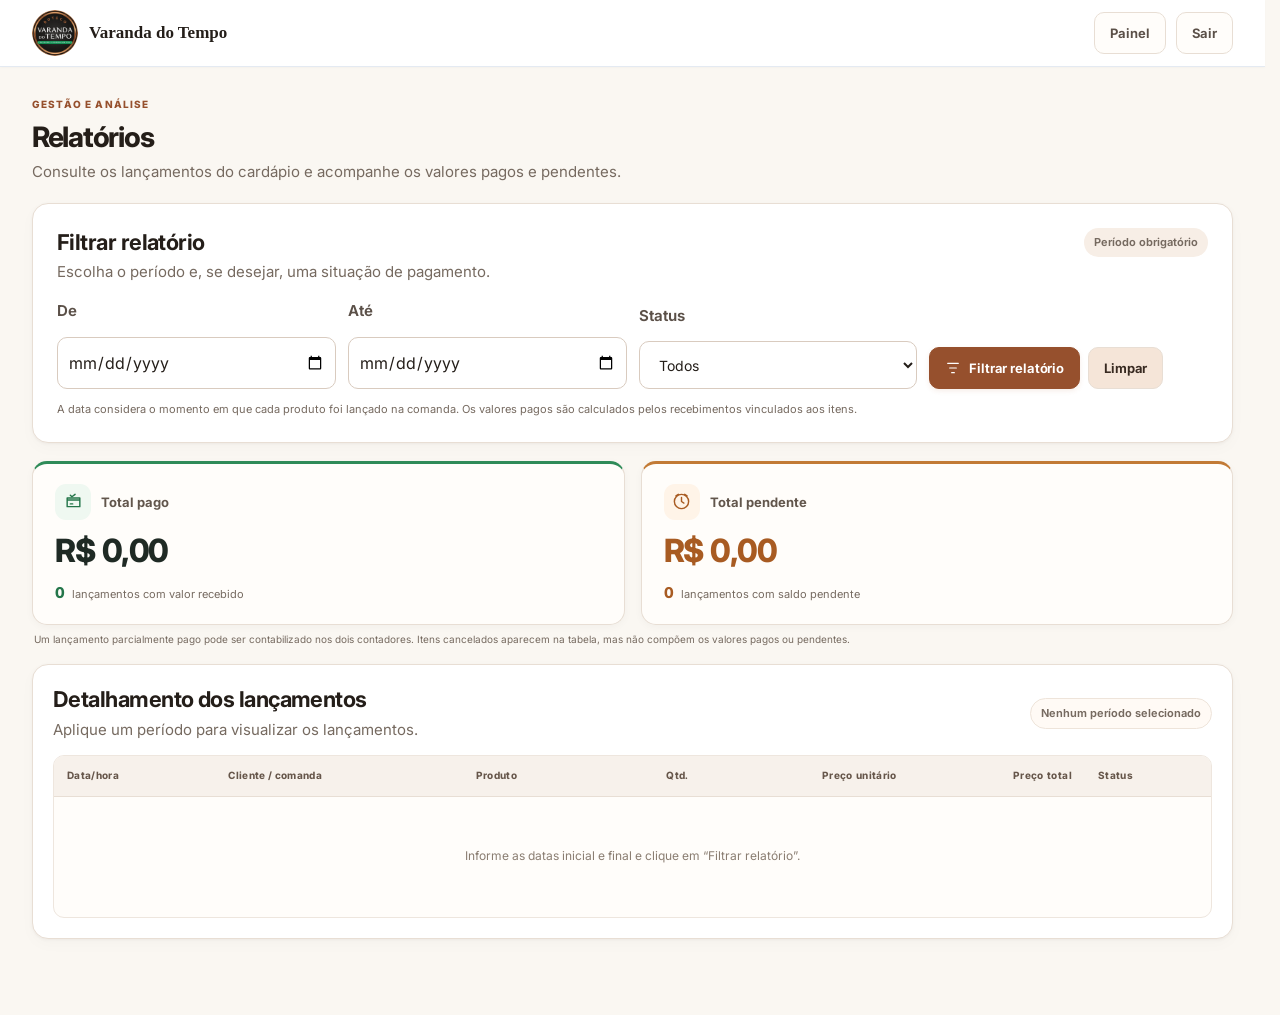
<file: reports.html>
<!doctype html>
<html lang="pt-BR">
<head>
  <meta charset="UTF-8">
  <meta name="viewport" content="width=device-width, initial-scale=1">
  <meta name="theme-color" content="#211a16">
  <meta name="description" content="Relatórios de consumo e pagamentos do Varanda do Tempo.">
  <title>Relatórios | Varanda do Tempo</title>
  <link rel="icon" href="assets/favicon.ico" sizes="any">
  <link rel="icon" type="image/png" sizes="32x32" href="assets/favicon-32.png">
  <link rel="icon" type="image/png" sizes="192x192" href="assets/favicon-192.png">
  <link rel="apple-touch-icon" href="assets/apple-touch-icon.png">
  <link rel="manifest" href="assets/site.webmanifest">
  <link rel="preconnect" href="https://fonts.googleapis.com">
  <link rel="preconnect" href="https://fonts.gstatic.com" crossorigin>
  <link rel="stylesheet" href="https://fonts.googleapis.com/css2?family=Inter:wght@400;500;600;700;800&display=swap">
  <link rel="stylesheet" href="css/style.css">
  <script type="module" src="js/reports.js"></script>
  <script type="module" src="js/navigation.js"></script>
  <script type="module" src="js/utils.js"></script>
</head>
<body>
  <header class="topbar">
    <div class="topbar-brand"><img class="brand-logo-image" src="assets/logo-varanda-do-tempo.webp" width="1024" height="1024" alt=""><strong>Varanda do Tempo</strong></div>
    <div class="topbar-actions">
      <span class="user-chip" id="userName"></span>
      <a class="btn btn-ghost" href="dashboard.html" style="text-decoration:none">Painel</a>
      <button class="btn btn-ghost" id="logoutButton" type="button">Sair</button>
    </div>
  </header>

  <main class="page reports-page">
    <section class="page-heading reports-page-heading">
      <div>
        <span class="eyebrow">GESTÃO E ANÁLISE</span>
        <h1>Relatórios</h1>
        <p>Consulte os lançamentos do cardápio e acompanhe os valores pagos e pendentes.</p>
      </div>
    </section>

    <section class="panel reports-filter-panel" aria-labelledby="reportsFiltersTitle">
      <div class="reports-section-heading">
        <div>
          <h2 id="reportsFiltersTitle">Filtrar relatório</h2>
          <p class="muted small">Escolha o período e, se desejar, uma situação de pagamento.</p>
        </div>
        <span class="reports-filter-hint">Período obrigatório</span>
      </div>
      <form id="reportFiltersForm" class="reports-filters" novalidate>
        <div class="form-group">
          <label for="reportDateFrom">De</label>
          <div class="reports-date-control">
            <input class="field-input" id="reportDateFrom" name="dateFrom" type="date" required>
          </div>
        </div>
        <div class="form-group">
          <label for="reportDateTo">Até</label>
          <div class="reports-date-control">
            <input class="field-input" id="reportDateTo" name="dateTo" type="date" required>
          </div>
        </div>
        <div class="form-group reports-status-field">
          <label for="reportStatus">Status</label>
          <select class="field-select" id="reportStatus" name="status">
            <option value="all">Todos</option>
            <option value="paid">Pago</option>
            <option value="pending">Pendente</option>
            <option value="partially_paid">Parcialmente pago</option>
            <option value="cancelled">Cancelado</option>
          </select>
        </div>
        <div class="reports-filter-actions">
          <button class="btn btn-primary" id="applyReportFilters" type="submit">
            <svg viewBox="0 0 24 24" aria-hidden="true"><path d="M4 5h16M7 12h10m-7 7h4"/></svg>
            Filtrar relatório
          </button>
          <button class="btn btn-secondary" id="clearReportFilters" type="button">Limpar</button>
        </div>
      </form>
      <p class="reports-period-note">A data considera o momento em que cada produto foi lançado na comanda. Os valores pagos são calculados pelos recebimentos vinculados aos itens.</p>
    </section>

    <section class="reports-kpi-grid" aria-label="Resumo financeiro do período" aria-live="polite">
      <article class="reports-kpi reports-kpi-paid">
        <div class="reports-kpi-topline">
          <span class="reports-kpi-icon" aria-hidden="true">
            <svg viewBox="0 0 24 24"><path d="M4 7.5h16v11H4zM4 10h16M8 15h3"/><path d="m8 4 2 2 4-3"/></svg>
          </span>
          <span class="reports-kpi-label">Total pago</span>
        </div>
        <strong class="reports-kpi-amount" id="reportTotalPaid">R$ 0,00</strong>
        <div class="reports-kpi-count"><strong id="reportPaidCount">0</strong><span>lançamentos com valor recebido</span></div>
      </article>
      <article class="reports-kpi reports-kpi-pending">
        <div class="reports-kpi-topline">
          <span class="reports-kpi-icon" aria-hidden="true">
            <svg viewBox="0 0 24 24"><circle cx="12" cy="12" r="9"/><path d="M12 7v5l3 2M8 3 5 5M16 3l3 2"/></svg>
          </span>
          <span class="reports-kpi-label">Total pendente</span>
        </div>
        <strong class="reports-kpi-amount" id="reportTotalPending">R$ 0,00</strong>
        <div class="reports-kpi-count"><strong id="reportPendingCount">0</strong><span>lançamentos com saldo pendente</span></div>
      </article>
    </section>
    <p class="reports-count-note">Um lançamento parcialmente pago pode ser contabilizado nos dois contadores. Itens cancelados aparecem na tabela, mas não compõem os valores pagos ou pendentes.</p>

    <section class="panel reports-table-panel" aria-labelledby="reportTableTitle">
      <div class="reports-section-heading reports-table-heading">
        <div>
          <h2 id="reportTableTitle">Detalhamento dos lançamentos</h2>
          <p class="muted small" id="reportResultsLabel" aria-live="polite">Aplique um período para visualizar os lançamentos.</p>
        </div>
        <span class="reports-table-context" id="reportPeriodLabel">Nenhum período selecionado</span>
      </div>
      <div class="reports-table-wrap">
        <table class="reports-table">
          <thead>
            <tr>
              <th scope="col">Data/hora</th>
              <th scope="col">Cliente / comanda</th>
              <th scope="col">Produto</th>
              <th scope="col" class="reports-number-cell">Qtd.</th>
              <th scope="col" class="reports-number-cell">Preço unitário</th>
              <th scope="col" class="reports-number-cell">Preço total</th>
              <th scope="col">Status</th>
            </tr>
          </thead>
          <tbody id="reportTableBody">
            <tr><td class="reports-table-empty" colspan="7">Informe as datas inicial e final e clique em “Filtrar relatório”.</td></tr>
          </tbody>
        </table>
      </div>
      <div class="reports-pagination" id="reportPagination" hidden>
        <span class="reports-pagination-info" id="reportPaginationInfo"></span>
        <div class="reports-pagination-actions">
          <button class="btn btn-secondary btn-compact" id="reportPrevPage" type="button" disabled>Anterior</button>
          <button class="btn btn-secondary btn-compact" id="reportNextPage" type="button" disabled>Próxima</button>
        </div>
      </div>
    </section>
  </main>
  <div id="toast" class="toast" role="status" aria-live="polite" aria-atomic="true" hidden></div>
</body>
</html>
</file>
<file: css/style.css>
:root {
  color-scheme: light;
  --bg: #faf7f2;
  --bg-app: #faf7f2;
  --bg-card: #fffdfa;
  --bg-sidebar: #211a16;
  --border: #e8ded4;
  --border-radius: 14px;
  --border-soft: #f1e9e1;
  --brand-50: #fbf3ec;
  --brand-100: #f5e5d8;
  --brand-300: #e3b38e;
  --brand-400: #d28a59;
  --brand-500: #b86b3f;
  --brand-600: #96502d;
  --color-danger: #b91c1c;
  --color-danger-bg: #fee2e2;
  --color-free: #15803d;
  --color-free-bg: #dcfce7;
  --color-occupied: #96502d;
  --color-occupied-bg: #f5e5d8;
  --color-pending: #a16207;
  --color-pending-bg: #fef3c7;
  --content-gutter: clamp(16px, 2.6vw, 36px);
  --danger: #b91c1c;
  --danger-bg: #fef2f2;
  --font-family: Inter, ui-sans-serif, system-ui, -apple-system, "Segoe UI", sans-serif;
  --font-size-base: 1rem;
  --grid-gap: clamp(14px, 1.8vw, 22px);
  --info: #96502d;
  --info-bg: #fbf3ec;
  --muted: #766a60;
  --primary: #b86b3f;
  --primary-hover: #96502d;
  --radius: 12px;
  --radius-lg: 16px;
  --radius-sm: 9px;
  --shadow: var(--shadow-lg);
  --shadow-lg: 0 14px 32px rgb(36 30 25 / .12);
  --shadow-md: 0 4px 12px rgb(36 30 25 / .06);
  --shadow-sm: 0 1px 2px rgb(36 30 25 / .05);
  --sidebar-width: 256px;
  --space-1: 4px;
  --space-2: 8px;
  --space-3: 12px;
  --space-4: 16px;
  --space-5: 20px;
  --space-6: 24px;
  --space-8: 32px;
  --status-cancelled: #b91c1c;
  --status-cancelled-bg: #fef2f2;
  --status-open: #a85b32;
  --status-open-bg: #fff2e8;
  --status-paid: #15803d;
  --status-paid-bg: #f0fdf4;
  --status-pending: #a16207;
  --status-pending-bg: #fef3c7;
  --success: #15803d;
  --success-bg: #f0fdf4;
  --surface: #fffdfa;
  --surface-2: #faf6f1;
  --surface-3: #f4ece4;
  --surface-elevated: #fffdfa;
  --surface-hover: #f7eee6;
  --text: #241e19;
  --text-light: #faf7f2;
  --text-main: #241e19;
  --text-muted: #766a60;
  --text-secondary: #5b5048;
  --touch-target: 44px;
  --transition: all .18s ease;
  --warning: #a85b08;
  --warning-bg: #fff4e5;
} 
* { box-sizing:border-box; }
html { min-width:320px; scroll-behavior:smooth; }
body { margin:0; background:var(--bg); color:var(--text); font-family:Inter,ui-sans-serif,system-ui,-apple-system,"Segoe UI",sans-serif; font-size:14px; line-height:1.5; -webkit-font-smoothing:antialiased; }
button,input,select,textarea { font:inherit; }
button,a { -webkit-tap-highlight-color:transparent; }
a { color:inherit; }
button { color:inherit; }
h1,h2,h3,h4,p { margin-top:0; }
h1 { font-size:clamp(24px,2.3vw,31px); line-height:1.2; letter-spacing:-.045em; font-weight:750; margin-bottom:7px; }
h2 { font-size:18px; letter-spacing:-.025em; font-weight:700; margin-bottom:8px; }
h3 { font-size:15px; font-weight:700; margin-bottom:8px; }
p { color:var(--text-secondary); }
[hidden] { display:none !important; }
:focus-visible { outline:2px solid var(--brand-300); outline-offset:2px; }
.muted,.small { color:var(--muted); }
.small { font-size:12px; }
.stack { display:flex; flex-direction:column; gap:16px; }
.inline { display:flex; align-items:center; gap:12px; }
.divider { height:1px; background:var(--border-soft); margin:15px 0; }
.panel,.card,.menu-summary-card,.history-kpi {
  background:var(--surface); border:1px solid var(--border-soft); border-radius:var(--radius-lg);
  box-shadow:0 3px 14px rgba(0,0,0,.08);
}
.panel { padding:clamp(16px,2vw,24px); }
.page { width:min(1440px,100%); margin:0 auto; padding:28px clamp(16px,3vw,38px) 64px; }
.page-heading { display:flex; align-items:flex-end; justify-content:space-between; gap:18px; margin-bottom:24px; }
.page-heading p { margin-bottom:0; font-size:13px; }
.panel-title { font-size:15px; font-weight:700; letter-spacing:-.02em; margin-bottom:12px; }
.field-label,label { display:block; color:var(--text-secondary); font-size:12px; font-weight:600; margin-bottom:7px; }
.form-group { min-width:0; display:flex; flex-direction:column; gap:6px; }
.field-input,.field-select,.field-textarea,input[type="text"],input[type="number"],input[type="date"],input[type="search"],input[type="url"],select,textarea {
  width:100%; min-height:44px; padding:10px 13px; color:var(--text); background:var(--surface-2);
  border:1px solid var(--border); border-radius:var(--radius-sm); outline:none;
  transition:border-color .2s ease,background .2s ease,box-shadow .2s ease;
}
.field-input::placeholder,input::placeholder,textarea::placeholder { color:#776f65; }
.field-input:hover,.field-select:hover,.field-textarea:hover,input:hover,select:hover,textarea:hover { border-color:#b86b3f; }
.field-input:focus,.field-select:focus,.field-textarea:focus,input:focus,select:focus,textarea:focus {
  border-color:var(--brand-400); background:#fffdfa; box-shadow:0 0 0 3px rgba(184,107,63,.13);
}
.field-textarea,textarea { min-height:86px; resize:vertical; }
.btn {
  display:inline-flex; align-items:center; justify-content:center; gap:8px; min-height:42px;
  padding:9px 15px; border:1px solid transparent; border-radius:var(--radius-sm);
  font-weight:650; font-size:13px; line-height:1.2; text-decoration:none; cursor:pointer;
  transition:background .2s ease,border-color .2s ease,color .2s ease,transform .2s ease,box-shadow .2s ease;
}
.btn:hover:not(:disabled) { transform:translateY(-1px); }
.btn:active:not(:disabled) { transform:translateY(0); }
.btn:disabled { opacity:.48; cursor:not-allowed; }
.btn-primary { background:var(--brand-500); color:#fffaf5; box-shadow:0 4px 12px rgba(184,107,63,.12); }
.btn-primary:hover:not(:disabled) { background:var(--brand-400); }
.btn-secondary { background:var(--surface-3); border-color:#e8ded4; color:var(--text); }
.btn-secondary:hover:not(:disabled),.btn-ghost:hover:not(:disabled) { background:var(--surface-hover); border-color:#96502d; }
.btn-ghost { background:transparent; border-color:var(--border); color:var(--text-secondary); }
.btn-block { width:100%; }
.btn-compact { min-height:34px; padding:7px 11px; font-size:12px; }
.icon-close { width:34px; height:34px; border:1px solid var(--border); border-radius:9px; background:var(--surface-2); color:var(--text-secondary); font-size:20px; cursor:pointer; transition:all .2s ease; }
.icon-close:hover { background:var(--surface-hover); color:var(--text); }
.loading { display:flex; align-items:center; justify-content:center; gap:10px; padding:24px; color:var(--muted); font-size:13px; }
.spinner { display:inline-block; width:16px; height:16px; border:2px solid rgba(197,138,87,.22); border-top-color:var(--brand-400); border-radius:50%; animation:spin .7s linear infinite; flex:none; }
@keyframes spin { to { transform:rotate(360deg); } }
.empty-state,.empty-note { padding:22px; color:var(--muted); text-align:center; border:1px dashed var(--border); border-radius:var(--radius); font-size:13px; }
.toast { position:fixed; z-index:1200; right:24px; bottom:24px; max-width:min(420px,calc(100vw - 32px)); padding:13px 16px; background:#29251f; border:1px solid #514638; border-radius:12px; box-shadow:var(--shadow); color:var(--text); font-size:13px; }
.toast.error { border-color:rgba(217,119,112,.5); background:#2d201e; }
.toast.success { border-color:rgba(78,174,122,.45); }
.status-pill,.admin-status,.payment-state { display:inline-flex; align-items:center; gap:5px; width:max-content; padding:4px 9px; border-radius:999px; font-size:10px; line-height:1.3; font-weight:700; }
.status-pill,.admin-status.open,.payment-state.pending { background:var(--warning-bg); color:#e8b16f; }
.admin-status.closed,.payment-state.paid { background:var(--success-bg); color:#77c99b; }
.admin-status.cancelled,.payment-state.cancelled { background:var(--danger-bg); color:#e58c85; }
.payment-state.partial { background:var(--info-bg); color:#96502d; }
.order-number,.product-price,.admin-product-price { color:#e3b38e; font-weight:750; }
.grid-two { display:grid; grid-template-columns:minmax(0,1.35fr) minmax(300px,.85fr); gap:18px; }
.search-row { display:flex; gap:10px; align-items:flex-start; }
.search-row .customer-autocomplete { flex:1; min-width:0; position:relative; }
.customer-autocomplete { position:relative; }
.autocomplete-suggestions { position:absolute; z-index:40; top:calc(100% + 6px); left:0; right:0; max-height:280px; overflow:auto; padding:5px; border:1px solid var(--border); border-radius:12px; background:var(--surface-2); box-shadow:var(--shadow); }
.autocomplete-option { display:flex; justify-content:space-between; width:100%; padding:11px; border:0; border-radius:8px; background:transparent; color:var(--text); text-align:left; cursor:pointer; }
.autocomplete-option:hover { background:var(--surface-hover); }
.autocomplete-option span:first-child { display:grid; gap:3px; }
.autocomplete-option small,.autocomplete-empty { color:var(--muted); font-size:11px; }
.autocomplete-empty { padding:12px; display:flex; align-items:center; gap:8px; }
.order-option { display:block; width:100%; padding:15px; border:1px solid var(--border); border-radius:12px; background:var(--surface-2); color:var(--text); text-align:left; cursor:pointer; transition:all .2s ease; }
.order-option:hover { border-color:var(--brand-400); background:var(--surface-3); }
.order-option-top { display:flex; justify-content:space-between; gap:10px; align-items:center; }
.order-meta { color:var(--muted); font-size:11px; }
.order-value { color:#e3b38e; font-weight:750; }
.order-option-action { display:block; margin-top:10px; color:var(--brand-300); font-size:11px; font-weight:650; }
.category-tabs { display:flex; gap:7px; overflow:auto; padding:3px 0 12px; scrollbar-width:thin; }
.category-tab { flex:none; padding:8px 12px; border:1px solid var(--border); border-radius:999px; background:var(--surface-2); color:var(--text-secondary); font-size:12px; cursor:pointer; transition:all .2s ease; }
.category-tab:hover { border-color:var(--brand-400); color:var(--text); }
.category-tab.active { border-color:var(--brand-500); background:rgba(184,107,63,.16); color:#efc49e; }
.product-grid { display:grid; grid-template-columns:repeat(auto-fill,minmax(145px,1fr)); gap:10px; }
.product-card { min-height:88px; display:flex; flex-direction:column; align-items:flex-start; justify-content:space-between; gap:10px; padding:13px; border:1px solid var(--border-soft); border-radius:12px; background:var(--surface-2); color:var(--text); text-align:left; cursor:pointer; transition:all .2s ease; }
.product-card:hover { border-color:var(--brand-400); background:var(--surface-3); transform:translateY(-2px); }
.product-card strong { font-size:12px; }
.cart-line,.history-item,.admin-detail-row,.admin-payment-row { display:flex; justify-content:space-between; align-items:center; gap:12px; padding:12px 0; border-bottom:1px solid var(--border-soft); }
.cart-line-name { font-weight:650; font-size:12px; }
.cart-line-sub { color:var(--muted); font-size:11px; margin-top:3px; }
.qty-controls { display:flex; align-items:center; gap:7px; }
.qty-controls button { width:30px; height:30px; border:1px solid var(--border); border-radius:8px; background:var(--surface-3); cursor:pointer; transition:all .2s ease; }
.qty-controls button:hover { border-color:var(--brand-400); }
.cart-total,.payment-summary,.detail-total-row,.receipt-financial-row { display:flex; justify-content:space-between; gap:12px; padding:12px 0; }
.cart-total { border-top:1px solid var(--border); font-size:16px; font-weight:750; }
.payment-heading,.close-order-content,.history-filter-heading,.menu-section-heading,.history-list-heading,.order-history-heading { display:flex; justify-content:space-between; align-items:flex-start; gap:16px; }
.payment-controls { display:grid; grid-template-columns:repeat(3,minmax(0,1fr)); gap:12px; margin:16px 0; }
.payment-item { display:flex; align-items:center; gap:12px; padding:12px; border:1px solid var(--border-soft); border-radius:10px; margin-bottom:7px; background:var(--surface-2); cursor:pointer; }
.payment-item-name { flex:1; display:grid; gap:3px; }
.payment-item-name small { color:var(--muted); font-size:11px; }
.payment-balance strong { color:#e3b38e; font-size:20px; }
.payment-history-row { display:flex; justify-content:space-between; gap:12px; padding:12px 0; border-bottom:1px solid var(--border-soft); }
.close-order-actions { display:flex; align-items:center; gap:16px; }
.close-order-balance { display:grid; gap:3px; }
.close-order-balance strong { color:#e3b38e; }
.modal-backdrop { position:fixed; inset:0; z-index:1000; display:grid; place-items:center; padding:18px; background:rgba(0,0,0,.68); backdrop-filter:blur(5px); animation:fade-in .16s ease; }
.modal { width:min(480px,100%); max-height:90vh; overflow:auto; padding:24px; background:var(--surface); border:1px solid var(--border); border-radius:18px; box-shadow:var(--shadow); animation:modal-in .2s ease; }
@keyframes fade-in { from { opacity:0; } to { opacity:1; } }
@keyframes modal-in { from { opacity:0; transform:translateY(8px) scale(.985); } to { opacity:1; transform:translateY(0) scale(1); } }
.modal-actions { display:flex; justify-content:flex-end; flex-wrap:wrap; gap:9px; margin-top:20px; }
.modal h2 { margin-bottom:8px; }
.modal p { color:var(--text-secondary); font-size:13px; }
.menu-admin-page { max-width:1500px; }
.menu-admin-summary,.history-kpis { display:grid; grid-template-columns:repeat(3,minmax(0,1fr)); gap:12px; margin-bottom:18px; }
.menu-summary-card,.history-kpi { display:grid; gap:8px; padding:17px 18px; }
.menu-summary-card span,.history-kpi span { color:var(--muted); font-size:11px; }
.menu-summary-card strong,.history-kpi strong { font-size:24px; letter-spacing:-.04em; color:var(--brand-300); }
.menu-admin-layout { display:grid; grid-template-columns:minmax(230px,.7fr) minmax(0,1.8fr); gap:16px; align-items:start; }
.menu-category-panel,.menu-products-panel { min-width:0; }
.admin-category-list { display:grid; gap:6px; }
.admin-category-item { display:flex; align-items:center; justify-content:space-between; width:100%; padding:11px; border:1px solid transparent; border-radius:10px; background:transparent; color:var(--text); text-align:left; cursor:pointer; }
.admin-category-item:hover,.admin-category-item.selected { background:var(--surface-3); border-color:var(--border); }
.admin-category-item.selected { border-color:rgba(184,107,63,.5); }
.admin-category-item span:first-child { display:grid; gap:3px; }
.admin-category-item small { color:var(--muted); font-size:10px; }
.category-edit-link { margin:0 0 8px 11px; border:0; background:transparent; color:var(--brand-300); font-size:10px; cursor:pointer; }
.admin-product-list { display:grid; gap:8px; }
.admin-product-row { display:grid; grid-template-columns:68px minmax(0,1fr) auto; align-items:center; gap:14px; padding:13px; border:1px solid var(--border-soft); border-radius:12px; background:var(--surface-2); }
.admin-product-image,.admin-product-placeholder { width:68px; height:68px; display:grid; place-items:center; overflow:hidden; border-radius:10px; background:var(--surface-3); color:var(--brand-300); }
.admin-product-image img { width:100%; height:100%; object-fit:cover; }
.admin-product-main { min-width:0; }
.admin-product-title-row { display:flex; align-items:center; flex-wrap:wrap; gap:8px; }
.admin-product-main p { margin:4px 0; font-size:11px; }
.admin-product-price { display:block; margin-top:5px; }
.admin-product-actions { display:flex; gap:7px; flex-wrap:wrap; justify-content:flex-end; }
.menu-search { width:min(270px,100%); }
.menu-product-filters { display:flex; align-items:center; justify-content:space-between; gap:10px; margin:12px 0; }
.menu-product-filters .field-select { max-width:220px; }
.history-filter-panel { margin-bottom:18px; }
.history-kpis { grid-template-columns:repeat(4,minmax(0,1fr)); margin:18px 0; }
.history-secondary-filters { display:grid; grid-template-columns:minmax(200px,1.3fr) minmax(160px,.8fr) auto; align-items:end; gap:12px; }
.history-filter-actions { display:flex; gap:8px; }
.period-filter-row { display:flex; align-items:end; gap:12px; }
.period-filter-row .form-group { flex:1; }
.history-layout { display:grid; grid-template-columns:minmax(340px,.9fr) minmax(0,1.1fr); gap:16px; align-items:start; }
.admin-orders-list { display:grid; gap:8px; }
.admin-order-card { width:100%; padding:14px; border:1px solid var(--border); border-radius:12px; background:var(--surface-2); color:var(--text); text-align:left; cursor:pointer; transition:all .2s ease; }
.admin-order-card:hover,.admin-order-card.selected { border-color:var(--brand-400); background:var(--surface-3); }
.admin-order-top,.admin-order-bottom { display:flex; justify-content:space-between; align-items:center; gap:10px; }
.admin-order-bottom { margin-top:10px; }
.admin-order-values { color:#e3b38e; font-weight:700; }
.admin-order-values small { color:var(--muted); font-weight:400; }
.detail-header { display:flex; justify-content:space-between; align-items:flex-start; gap:10px; }
.detail-meta-grid { display:grid; grid-template-columns:repeat(2,minmax(0,1fr)); gap:12px; padding:14px 0; border-bottom:1px solid var(--border-soft); }
.detail-meta-grid div { display:grid; gap:3px; }
.detail-meta-grid span { color:var(--muted); font-size:10px; }
.detail-meta-grid strong { font-size:11px; }
.detail-section { padding:16px 0; border-bottom:1px solid var(--border-soft); }
.detail-total-row { padding:7px 0; font-size:12px; }
.balance-row { color:#e3b38e; font-weight:750; }
.receipt-paper { background:#f7f3eb; color:#2a2723; border-radius:6px; box-shadow:0 12px 32px rgba(0,0,0,.22); }
.receipt-item-description small { color:#81766b; }
.topbar { min-height:62px; display:flex; justify-content:space-between; align-items:center; gap:16px; padding:10px 24px; border-bottom:1px solid var(--border-soft); background:rgba(25,24,21,.84); }
.topbar-brand { display:flex; align-items:center; gap:11px; text-decoration:none; color:var(--text); }
.topbar-brand strong { font-family:Georgia,serif; font-size:17px; }
.brand-icon { width:36px; height:36px; display:grid; place-items:center; border-radius:11px; background:var(--brand-500); color:white; font-weight:800; }
.topbar-actions { display:flex; align-items:center; gap:10px; }
.topbar-context { color:var(--muted); font-size:12px; }
.user-chip { color:var(--muted); font-size:12px; }
.floating-back-button { position:fixed; right:20px; bottom:18px; z-index:50; display:flex; align-items:center; gap:7px; padding:9px 13px; border:1px solid var(--border); border-radius:999px; background:rgba(32,30,26,.94); color:var(--text-secondary); box-shadow:var(--shadow); cursor:pointer; transition:all .2s ease; }
.floating-back-button:hover { border-color:var(--brand-400); color:var(--text); transform:translateY(-2px); }
.app-layout { min-height:100vh; }
.app-sidebar { position:fixed; z-index:90; inset:0 auto 0 0; width:var(--sidebar-width); display:flex; flex-direction:column; padding:20px 14px 14px; background:#171613; border-right:1px solid var(--border-soft); }
.sidebar-brand { display:flex; align-items:center; gap:11px; padding:4px 8px 22px; text-decoration:none; color:var(--text); }
.sidebar-brand .brand-icon { width:40px; height:40px; }
.sidebar-brand-copy { display:grid; gap:2px; }
.sidebar-brand-copy strong { font-family:Georgia,serif; font-size:15px; }
.sidebar-brand-copy small { color:var(--muted); font-size:10px; }
.sidebar-section-label { padding:16px 10px 9px; color:#71695f; font-size:9px; font-weight:800; letter-spacing:1.2px; }
.sidebar-nav { display:grid; gap:4px; }
.sidebar-link { display:flex; align-items:center; gap:12px; min-height:44px; padding:10px 12px; border:1px solid transparent; border-radius:10px; color:#b7afa4; text-decoration:none; font-size:12px; font-weight:600; transition:all .2s ease; }
.sidebar-link:hover { background:var(--surface-2); color:var(--text); }
.sidebar-link.active { background:rgba(184,107,63,.15); border-color:rgba(184,107,63,.24); color:#efc49e; }
.sidebar-icon { width:21px; text-align:center; font-size:17px; }
.sidebar-bottom { margin-top:auto; padding-top:14px; border-top:1px solid var(--border-soft); }
.sidebar-user { display:flex; align-items:center; gap:10px; padding:8px 7px 14px; }
.sidebar-avatar { width:34px; height:34px; display:grid; place-items:center; border-radius:50%; background:var(--surface-3); color:var(--brand-300); font-weight:750; }
.sidebar-user span:last-child { display:grid; gap:2px; min-width:0; }
.sidebar-user strong { font-size:11px; overflow:hidden; text-overflow:ellipsis; white-space:nowrap; }
.sidebar-user small { color:var(--muted); font-size:10px; }
.sidebar-logout { width:100%; padding:10px; border:1px solid transparent; border-radius:9px; background:transparent; color:var(--muted); text-align:left; font-size:11px; cursor:pointer; transition:all .2s ease; }
.sidebar-logout:hover { border-color:var(--border); background:var(--surface-2); color:var(--text); }
.app-main { min-height:100vh; margin-left:var(--sidebar-width); }
.app-content,.main-content { min-height:100vh; }
.main-content { width:100%; }
.app-mobilebar { display:none; }
.sidebar-backdrop { display:none; }
.topbar { position:sticky; top:0; z-index:60; }
.topbar-home-link { margin-right:auto; }
.topbar-home-link strong { display:none; }
.app-content > .page { padding-top:30px; }
#dashboardHome { max-width:1200px; }
.home-grid { display:grid; grid-template-columns:repeat(3,minmax(0,1fr)); gap:14px; }
.home-action { display:flex; flex-direction:column; align-items:flex-start; gap:12px; min-height:156px; padding:20px; border:1px solid var(--border-soft); border-radius:16px; background:var(--surface); text-decoration:none; transition:all .2s ease; }
.home-action:hover { border-color:var(--brand-400); background:var(--surface-2); transform:translateY(-2px); }
.home-action-icon { width:40px; height:40px; display:grid; place-items:center; border-radius:12px; background:rgba(184,107,63,.14); color:var(--brand-300); font-size:19px; }
.home-action strong { font-size:14px; }
.home-action small { color:var(--muted); font-size:11px; }
.app-mobilebar { align-items:center; justify-content:space-between; height:58px; padding:0 14px; background:var(--surface); border-bottom:1px solid var(--border-soft); }
.mobile-brand { display:flex; align-items:center; gap:8px; text-decoration:none; }
.mobile-brand .brand-icon { width:31px; height:31px; border-radius:9px; font-size:12px; }
.mobile-brand strong { font-family:Georgia,serif; font-size:13px; }
.mobile-role { color:var(--muted); font-size:10px; }
.sidebar-toggle { display:flex; flex-direction:column; justify-content:center; gap:4px; width:36px; height:36px; padding:8px; border:1px solid var(--border); border-radius:9px; background:var(--surface-2); cursor:pointer; }
.sidebar-toggle span { height:2px; width:100%; border-radius:2px; background:var(--text-secondary); }
.receipt-heading-actions { display:flex; align-items:center; gap:12px; }
@media (max-width:1100px) {
  .history-kpis { grid-template-columns:repeat(2,minmax(0,1fr)); }
  .history-secondary-filters { grid-template-columns:1fr 1fr; }
  .history-filter-actions { grid-column:1/-1; }
}
@media (max-width:900px) {
  :root { --sidebar-width:250px; }
  .app-sidebar { transform:translateX(-102%); transition:transform .24s ease; box-shadow:var(--shadow); }
  .app-sidebar.is-open { transform:translateX(0); }
  .sidebar-backdrop.is-visible { display:block; position:fixed; z-index:80; inset:0; background:rgba(0,0,0,.55); }
  .app-main { margin-left:0; }
  .app-mobilebar { display:flex; position:sticky; top:0; z-index:70; }
  .topbar { display:none; }
  .grid-two,.history-layout { grid-template-columns:1fr; }
  .menu-admin-layout { grid-template-columns:1fr; }
  .menu-category-panel { padding:15px; }
  .admin-category-list { grid-template-columns:repeat(auto-fit,minmax(160px,1fr)); }
}
@media (max-width:640px) {
  .page { padding:22px 14px 76px; }
  .page-heading { align-items:flex-start; flex-direction:column; gap:12px; margin-bottom:18px; }
  .panel { padding:15px; border-radius:14px; }
  .search-row { flex-direction:column; }
  .search-row .btn { width:100%; }
  .payment-controls { grid-template-columns:1fr; }
  .payment-heading,.close-order-content,.history-filter-heading,.menu-section-heading,.history-list-heading { flex-direction:column; align-items:stretch; }
  .payment-balance { text-align:left; }
  .close-order-actions { flex-wrap:wrap; }
  .history-kpis,.menu-admin-summary { grid-template-columns:repeat(2,minmax(0,1fr)); gap:8px; }
  .history-kpi,.menu-summary-card { padding:13px; }
  .history-kpi strong,.menu-summary-card strong { font-size:20px; }
  .history-secondary-filters { grid-template-columns:1fr; }
  .history-filter-actions { grid-column:auto; }
  .history-filter-actions .btn { flex:1; }
  .period-filter-row { flex-wrap:wrap; }
  .period-filter-row .form-group { min-width:calc(50% - 8px); }
  .period-separator { display:none; }
  .admin-product-row { grid-template-columns:54px minmax(0,1fr); gap:10px; }
  .admin-product-image,.admin-product-placeholder { width:54px; height:54px; }
  .admin-product-actions { grid-column:1/-1; justify-content:flex-start; }
  .menu-search { width:100%; }
  .menu-products-heading { gap:12px; }
  .menu-product-filters { align-items:flex-start; flex-direction:column; }
  .menu-product-filters .field-select { max-width:none; }
  .home-grid { grid-template-columns:1fr; }
  .home-action { min-height:120px; }
  .receipt-heading-actions { align-items:flex-start; flex-direction:column; }
  .receipt-paper { padding:20px 13px; }
  .receipt-meta { grid-template-columns:1fr 1fr; }
  .receipt-meta div:first-child { grid-column:1/-1; }
  .receipt-items-heading,.receipt-item { grid-template-columns:minmax(0,1fr) 28px 55px 62px; gap:4px; }
  .floating-back-button { right:12px; bottom:12px; }
}
@media print {
  @page { size:auto; margin:12mm; }
  body.printing-receipt { background:#fff !important; color:#111 !important; }
  body.printing-receipt .topbar,body.printing-receipt .app-sidebar,body.printing-receipt .app-mobilebar,
  body.printing-receipt .page-heading,body.printing-receipt #customerSearchPanel,body.printing-receipt #activeOrderBox,
  body.printing-receipt #paymentPanel,body.printing-receipt #closeOrderPanel,body.printing-receipt #orderWorkspace,
  body.printing-receipt .floating-back-button,body.printing-receipt .receipt-heading-actions { display:none !important; }
  body.printing-receipt .app-main { margin:0 !important; }
  body.printing-receipt .page { width:100% !important; max-width:none !important; padding:0 !important; margin:0 !important; }
  body.printing-receipt #orderHistoryPanel { display:block !important; margin:0 !important; padding:0 !important; }
  body.printing-receipt .order-history-items { display:block !important; }
  body.printing-receipt .receipt-paper { width:100% !important; max-width:none !important; box-shadow:none !important; border:0 !important; border-radius:0 !important; }
}

/* Public sign-in screen */
.login-page { min-height:100vh; display:grid; place-items:center; padding:24px; background:radial-gradient(ellipse at 50% 0%,rgba(184,107,63,.12),transparent 48%),var(--bg); }
.login-container { width:min(420px,100%); }
.login-card { padding:clamp(24px,5vw,38px); border:1px solid var(--border); border-radius:22px; background:var(--surface); box-shadow:var(--shadow); }
.login-card .brand { display:grid; justify-items:center; gap:9px; margin-bottom:30px; text-align:center; }
.login-card .brand-icon { width:52px; height:52px; border-radius:15px; font-size:17px; }
.login-card .brand h1 { margin:3px 0 0; font-family:Georgia,serif; font-size:25px; letter-spacing:-.03em; }
.login-card .brand p,.login-heading p { margin:0; color:var(--muted); font-size:12px; }
.login-heading { margin-bottom:20px; }
.login-heading h2 { font-size:20px; }
.login-card form { display:grid; gap:15px; }
.login-card form .btn { width:100%; min-height:46px; margin-top:3px; }
.login-card footer { margin-top:25px; color:var(--muted); font-size:10px; text-align:center; }
.message { min-height:0; color:var(--danger); font-size:12px; }
.message:empty { display:none; }
.eyebrow { display:block; margin-bottom:8px; color:var(--brand-300); font-size:9px; font-weight:800; letter-spacing:1.5px; }
@media (prefers-reduced-motion:reduce) {
  *,*::before,*::after { scroll-behavior:auto !important; animation-duration:.01ms !important; animation-iteration-count:1 !important; transition-duration:.01ms !important; }
}

/* Detailed receipt, category editor and operational menu refinements */
.receipt-paper { width:min(100%,760px); padding:30px clamp(18px,4vw,42px); font-family:ui-monospace,SFMono-Regular,Menlo,Consolas,monospace; }
.receipt-brand { display:flex; justify-content:center; align-items:center; gap:11px; padding-bottom:20px; border-bottom:1px dashed #b8ad9e; }
.receipt-brand-mark { width:42px; height:42px; display:grid; place-items:center; border-radius:50%; background:#b86b3f; color:#fff; font-family:Georgia,serif; font-weight:800; }
.receipt-brand>div:last-child { display:grid; gap:4px; }
.receipt-brand strong { letter-spacing:1.5px; font-family:Georgia,serif; font-size:16px; }
.receipt-brand small { color:#756b60; font-size:10px; }
.receipt-title { display:flex; justify-content:space-between; gap:12px; padding:18px 0 12px; font-size:12px; font-weight:700; letter-spacing:.7px; }
.receipt-title strong { font-size:15px; }
.receipt-meta { display:grid; grid-template-columns:1.3fr 1fr .7fr; gap:12px; padding:12px 0 17px; border-bottom:1px dashed #b8ad9e; }
.receipt-meta div { display:grid; gap:5px; min-width:0; }
.receipt-meta span { color:#81766b; font-size:9px; text-transform:uppercase; letter-spacing:.5px; }
.receipt-meta strong { font-size:11px; overflow-wrap:anywhere; }
.receipt-items-heading,.receipt-item { display:grid; grid-template-columns:minmax(0,1fr) 42px 82px 88px; gap:8px; align-items:start; }
.receipt-items-heading { padding:13px 0 9px; border-bottom:1px solid #cfc5b7; color:#766c61; font-size:9px; font-weight:800; letter-spacing:.4px; }
.receipt-items-heading span:not(:first-child),.receipt-item>span { text-align:right; }
.receipt-item { padding:12px 0; border-bottom:1px dashed #d7cec2; font-size:11px; }
.receipt-item-description { display:grid; gap:4px; min-width:0; }
.receipt-item-description strong { font-size:11px; overflow-wrap:anywhere; }
.receipt-item-description small { color:#81766b; font-size:9px; }
.receipt-item-description .payment-state { color:#74685c; font-size:9px; }
.receipt-item .receipt-quantity,.receipt-item .receipt-unit { color:#655d54; }
.receipt-subtotal { text-align:right; }
.receipt-item.is-cancelled { opacity:.5; text-decoration:line-through; }
.receipt-divider { margin:14px 0 10px; border-top:1px dashed #b8ad9e; }
.receipt-financial-row { padding:5px 0; font-size:11px; }
.receipt-balance { display:flex; justify-content:space-between; gap:14px; margin-top:10px; padding:13px 0; border-top:2px solid #39332d; border-bottom:2px solid #39332d; font-size:12px; font-weight:900; letter-spacing:.5px; }
.receipt-balance strong { font-size:16px; }
.receipt-empty { padding:24px 0; text-align:center; color:#81766b; font-size:11px; }
.receipt-footer { padding-top:20px; text-align:center; color:#81766b; font-size:10px; line-height:1.7; }
.menu-editor-modal { width:min(620px,100%); }
.menu-modal-heading { display:flex; justify-content:space-between; align-items:flex-start; gap:12px; margin-bottom:18px; }
.menu-modal-heading h2 { margin-bottom:4px; }
.menu-modal-heading p { margin:0; color:var(--muted); font-size:12px; }
.menu-editor-modal form { display:grid; gap:13px; }
.menu-form-grid { display:grid; grid-template-columns:1fr 1fr; gap:12px; }
.menu-product-flags { display:flex; flex-wrap:wrap; gap:16px; }
.admin-check-row { display:flex; align-items:center; gap:8px; color:var(--text-secondary); font-size:12px; }
.admin-check-row input { accent-color:var(--brand-500); }
.menu-search .field-input { min-height:40px; }
.history-data-note { margin-bottom:0; }
.period-indicator { color:var(--brand-300); font-size:11px; font-weight:650; }
.period-indicator.is-invalid { color:var(--danger); }
.history-filter-heading h2 { margin-bottom:4px; }
.history-filter-heading p { margin-bottom:0; }
.history-detail-panel { min-height:120px; }
.duplicate-warning { display:flex; gap:12px; align-items:flex-start; }
.duplicate-warning-icon { width:30px; height:30px; display:grid; place-items:center; flex:none; border-radius:50%; background:var(--warning-bg); color:var(--warning); font-weight:800; }
.duplicate-name-modal .form-group { margin-top:16px; }
@media(max-width:640px) {
  .receipt-paper { padding:22px 13px; }
  .receipt-meta { grid-template-columns:1fr 1fr; }
  .receipt-meta div:first-child { grid-column:1/-1; }
  .receipt-items-heading,.receipt-item { grid-template-columns:minmax(0,1fr) 28px 55px 62px; gap:4px; }
  .receipt-items-heading { font-size:8px; }
  .receipt-item { font-size:10px; }
  .receipt-item-description strong { font-size:10px; }
  .receipt-item-description small { font-size:8px; }
  .menu-form-grid { grid-template-columns:1fr; }
}

.legacy-topbar-actions { display:none !important; }


/* V2.1 — semantic states aligned with the restaurant operation */

/* Open command / service in progress */
.admin-status.open,
.status-pill {
  background:var(--status-open-bg);
  color:#e8b16f;
}
/* Closed command / paid item */
.admin-status.closed,
.payment-state.paid {
  background:var(--status-paid-bg);
  color:#77c99b;
}
/* Pending payment is an attention state; cancelled is a destructive/terminal state. */
.payment-state.pending,
.admin-status.cancelled,
.payment-state.cancelled {
  background:var(--status-pending-bg);
  color:#e58c85;
}
.payment-state.partial {
  background:var(--info-bg);
  color:#96502d;
}
.btn-danger {
  background:var(--danger);
  color:#fff;
  border-color:transparent;
}
.btn-danger:hover:not(:disabled) {
  background:#c96760;
}


/* =========================================================
   VARANDA DO TEMPO — DESIGN SYSTEM LIGHT (Gemini visual reference)
   Business logic and existing component selectors remain unchanged.
   ========================================================= */

html,body { background:var(--bg-app); color:var(--text-main); }
body { font-family:Inter,ui-sans-serif,system-ui,-apple-system,"Segoe UI",sans-serif; }
h1,h2,h3,h4 { color:var(--text-main); }
p { color:var(--text-muted); }
.muted,.small { color:var(--text-muted); }
.panel,.card,.menu-summary-card,.history-kpi,.home-action {
  background:var(--bg-card); border:1px solid #eee5dc; box-shadow:var(--shadow-md);
}
.panel { border-radius:var(--border-radius); }
.page { color:var(--text-main); }
.page-heading p,.panel-title { color:var(--text-main); }
.panel-title { font-weight:700; }
.field-label,label { color:#5b5048; }
.field-input,.field-select,.field-textarea,input[type="text"],input[type="number"],input[type="date"],input[type="search"],input[type="url"],select,textarea {
  color:#241e19; background:#fff; border-color:#d9cbbf; border-radius:10px;
}
.field-input::placeholder,input::placeholder,textarea::placeholder { color:#988a7d; }
.field-input:hover,.field-select:hover,.field-textarea:hover,input:hover,select:hover,textarea:hover { border-color:#988a7d; }
.field-input:focus,.field-select:focus,.field-textarea:focus,input:focus,select:focus,textarea:focus {
  border-color:var(--primary); background:#fff; box-shadow:0 0 0 3px rgb(184 107 63 / .12);
}
.btn { border-radius:10px; transition:var(--transition); }
.btn-primary { background:var(--primary); color:#fff; box-shadow:none; }
.btn-primary:hover:not(:disabled) { background:var(--primary-hover); }
.btn-secondary { background:#e8ded4; border-color:#e8ded4; color:#241e19; }
.btn-secondary:hover:not(:disabled),.btn-ghost:hover:not(:disabled) { background:#d9cbbf; border-color:#d9cbbf; color:#241e19; }
.btn-ghost { border-color:#e8ded4; color:#5b5048; }
.btn-danger { background:var(--danger); color:#fff; }
.btn-danger:hover:not(:disabled) { background:#b91c1c; }
.icon-close { background:#faf7f2; color:#5b5048; border-color:#e8ded4; }
.loading { color:#766a60; }
.spinner { border-color:rgb(184 107 63 / .18); border-top-color:var(--primary); }
.empty-state,.empty-note { color:#766a60; border-color:#d9cbbf; background:#fff; }
.toast { background:#241e19; color:#fff; border-color:#40362f; }
.toast.error { background:#7f1d1d; border-color:#fecaca; }
.toast.success { background:#14532d; border-color:#bbf7d0; }
.status-pill,.admin-status.open,.payment-state.pending {
  background:var(--warning-bg); color:#c2410c;
}
.admin-status.closed,.payment-state.paid {
  background:var(--success-bg); color:#15803d;
}
.admin-status.cancelled,.payment-state.cancelled {
  background:var(--danger-bg); color:#b91c1c;
}
.payment-state.partial { background:var(--info-bg); color:#96502d; }
.order-number,.product-price,.admin-product-price { color:#96502d; }
.category-tab { background:#fff; border-color:#e8ded4; color:#5b5048; }
.category-tab:hover { border-color:#e3b38e; color:#96502d; }
.category-tab.active { border-color:#e3b38e; background:#fbf3ec; color:#96502d; }
.product-card,.order-option,.payment-item,.admin-order-card,.admin-product-row {
  background:#fff; border-color:#e8ded4; color:#241e19; box-shadow:var(--shadow-md);
}
.product-card:hover,.order-option:hover,.admin-order-card:hover,.admin-order-card.selected {
  border-color:#e3b38e; background:#fcf8f4;
}
.order-value,.payment-balance strong,.close-order-balance strong { color:#96502d; }
.qty-controls button { background:#f3ece5; border-color:#e8ded4; color:#40362f; }
.qty-controls button:hover { border-color:#e3b38e; background:#fbf3ec; }
.cart-line,.history-item,.admin-detail-row,.admin-payment-row,.payment-history-row { border-color:#f1e9e1; }
.cart-total { border-color:#e8ded4; color:#241e19; }
.payment-item { background:#faf7f2; }
.autocomplete-suggestions { background:#fff; border-color:#e8ded4; box-shadow:var(--shadow-lg); }
.autocomplete-option { color:#241e19; }
.autocomplete-option:hover { background:#f3ece5; }
.autocomplete-option small,.autocomplete-empty { color:#766a60; }
.modal-backdrop { background:rgb(36 30 25 / .60); backdrop-filter:blur(4px); }
.modal { background:#fff; color:#241e19; border-color:#e8ded4; border-radius:12px; box-shadow:var(--shadow-lg); }
.modal h2,.modal h3 { color:#241e19; }
.modal p { color:#5b5048; }
.modal-actions { gap:12px; }
.receipt-paper { background:#fff; color:#241e19; border:1px solid #e8ded4; box-shadow:var(--shadow-md); }
.receipt-brand { border-color:#d9cbbf; }
.receipt-brand-mark { background:#b86b3f; }
.receipt-brand strong,.receipt-meta strong,.receipt-item-description strong { color:#241e19; }
.receipt-brand small,.receipt-meta span,.receipt-item-description small,.receipt-empty,.receipt-footer { color:#766a60; }
.receipt-title,.receipt-title strong,.receipt-subtotal { color:#241e19; }
.receipt-items-heading { color:#766a60; border-color:#d9cbbf; }
.receipt-item { border-color:#e8ded4; }
.receipt-item .receipt-quantity,.receipt-item .receipt-unit { color:#5b5048; }
.receipt-divider { border-color:#d9cbbf; }
.receipt-balance { color:#241e19; border-color:#241e19; }
.receipt-balance strong { color:#96502d; }
.menu-summary-card strong,.history-kpi strong { color:#96502d; }
.menu-summary-card span,.history-kpi span { color:#766a60; }
.admin-category-item { color:#241e19; }
.admin-category-item:hover,.admin-category-item.selected { background:#f3ece5; border-color:#e8ded4; }
.category-edit-link { color:#b86b3f; }
.admin-product-main p { color:#766a60; }
.admin-product-placeholder { background:#f3ece5; color:#b86b3f; }
.detail-meta-grid span { color:#766a60; }
.detail-meta-grid strong { color:#241e19; }
.detail-section { border-color:#e8ded4; }
.detail-total-row { color:#40362f; }
.balance-row { color:#b91c1c; }
.topbar { background:rgb(255 255 255 / .92); border-color:#e8ded4; }
.topbar-brand { color:#241e19; }
.topbar-context { color:#766a60; }
.floating-back-button { background:#fff; color:#40362f; border-color:#e8ded4; box-shadow:var(--shadow-md); }
.floating-back-button:hover { border-color:#e3b38e; color:#96502d; }
.app-sidebar,.sidebar { background:var(--bg-sidebar); border-right:1px solid #382a21; color:var(--text-light); }
.sidebar-brand,.logo-container { color:#faf7f2; }
.sidebar-brand-copy strong,.logo-container h2 { color:#fff; }
.sidebar-brand-copy small { color:#988a7d; }
.sidebar-section-label { color:#766a60; }
.sidebar-link,.nav-item { color:#988a7d; }
.sidebar-link:hover,.nav-item:hover { background:rgb(255 255 255 / .08); color:#fff; }
.sidebar-link.active,.nav-item.active { background:rgb(255 255 255 / .12); border-color:rgb(255 255 255 / .08); color:#fff; }
.sidebar-icon { color:inherit; }
.sidebar-user strong { color:#faf7f2; }
.sidebar-user small { color:#988a7d; }
.sidebar-avatar { background:#382a21; color:#e9d2bd; }
.sidebar-bottom { border-color:#382a21; }
.sidebar-logout { color:#988a7d; }
.sidebar-logout:hover { background:rgb(255 255 255 / .08); color:#fff; border-color:#40362f; }
.app-mobilebar { background:#fff; border-color:#e8ded4; }
.mobile-brand { color:#241e19; }
.mobile-role { color:#766a60; }
.sidebar-toggle { background:#fff; border-color:#e8ded4; }
.sidebar-toggle span { background:#40362f; }
.home-action { color:#241e19; }
.home-action:hover { border-color:#e3b38e; background:#fff; }
.home-action-icon { background:#fbf3ec; color:#b86b3f; }
.home-action small { color:#766a60; }
#dashboardHome .panel { background:#fff; }
.login-page { background:radial-gradient(ellipse at 50% 0%,rgb(184 107 63 / .08),transparent 48%),#faf7f2; }
.login-card { background:#fff; border-color:#e8ded4; box-shadow:var(--shadow-lg); }
.login-card .brand-icon { background:#b86b3f; }
.login-card .brand h1,.login-heading h2 { color:#241e19; }
.login-card .brand p,.login-heading p,.login-card footer { color:#766a60; }
.message { color:#b91c1c; }
.eyebrow { color:#b86b3f; }
.legacy-topbar-actions { display:none !important; }

@media(max-width:900px) {
  .app-sidebar { box-shadow:var(--shadow-lg); }
  .sidebar-backdrop.is-visible { background:rgb(36 30 25 / .45); }
}
@media(max-width:640px) {
  .page { padding-bottom:78px; }
}
@media(prefers-reduced-motion:reduce) {
  *,*::before,*::after { scroll-behavior:auto !important; animation-duration:.01ms !important; animation-iteration-count:1 !important; transition-duration:.01ms !important; }
}

/* Gemini-style shell and modal component aliases */
.app-sidebar.sidebar { width:var(--sidebar-width); padding:24px 16px 16px; }
.sidebar-brand.logo-container { display:flex; align-items:center; gap:12px; padding:12px; margin:0 0 24px; border-radius:12px; transition:var(--transition); }
.sidebar-brand.logo-container:hover { background:rgb(255 255 255 / .08); }
.sidebar-brand.logo-container .brand-icon { width:38px; height:38px; flex:none; background:#b86b3f; }
.sidebar-brand.logo-container .sidebar-brand-copy strong { color:#fff; font-size:15px; }
.sidebar-brand.logo-container .sidebar-brand-copy small { color:#988a7d; }
.sidebar-nav.nav-links { display:flex; flex-direction:column; gap:7px; }
.sidebar-link.nav-item { min-height:44px; padding:11px 13px; border-radius:12px; font-size:13px; font-weight:550; }
.sidebar-link.nav-item.active { background:rgb(255 255 255 / .10); color:#fff; border-color:rgb(255 255 255 / .06); }
.sidebar-link.nav-item:hover { background:rgb(255 255 255 / .08); color:#fff; }
.sidebar-icon { width:20px; font-size:16px; }
.menu-heading-actions { display:flex; align-items:center; gap:10px; flex-wrap:wrap; }
.modal-overlay { position:fixed; inset:0; z-index:1400; display:flex; align-items:center; justify-content:center; padding:18px; background:rgb(36 30 25 / .60); backdrop-filter:blur(4px); opacity:0; pointer-events:none; transition:var(--transition); }
.modal-overlay.active { opacity:1; pointer-events:auto; }
.modal-card { width:min(440px,90vw); padding:24px; background:#fff; border:1px solid #e8ded4; border-radius:12px; box-shadow:var(--shadow-lg); }
.modal-header { margin:0 0 12px; color:#241e19; font-size:20px; font-weight:700; }
.modal-body { margin:0; color:#5b5048; font-size:14px; line-height:1.6; }
.modal-footer { display:flex; justify-content:flex-end; gap:12px; margin-top:24px; }
.modal-footer .btn { min-width:100px; }
@media(max-width:640px) {
  .menu-heading-actions { width:100%; }
  .menu-heading-actions .btn { flex:1; }
  .modal-card { width:100%; padding:20px; }
}

.login-home-brand { color:inherit; text-decoration:none; cursor:pointer; }
.login-home-brand:hover { opacity:.9; }


/* Design System V2.3 — tokens semânticos e compatibilidade de layout */

body { font-family:var(--font-family); background:var(--bg); color:var(--text); }
/* Estados semânticos: manter aliases existentes para não quebrar páginas antigas. */
.status-free,.status-available,.badge-free { color:var(--color-free); background:var(--color-free-bg); }
.status-occupied,.status-in-service,.badge-occupied { color:var(--color-occupied); background:var(--color-occupied-bg); }
.status-pending,.status-open,.badge-pending { color:var(--color-pending); background:var(--color-pending-bg); }
.status-danger,.status-cancelled,.badge-danger { color:var(--color-danger); background:var(--color-danger-bg); }
.app-main { margin-left:var(--sidebar-width); min-width:0; }
.app-sidebar { width:var(--sidebar-width); }
.main-content { margin-left:0; }
.menu-waiter-view { display:grid; gap:18px; }
.waiter-category-tabs { display:flex; flex-wrap:wrap; gap:8px; }
.waiter-category-tabs button { border:1px solid var(--border); border-radius:999px; padding:8px 14px; background:#fff; color:#40362f; cursor:pointer; }
.waiter-category-tabs button.active { background:#b86b3f; border-color:#b86b3f; color:#fff; }
.waiter-product-grid { display:grid; grid-template-columns:repeat(auto-fill,minmax(220px,1fr)); gap:14px; }
.waiter-product-card { display:flex; flex-direction:column; gap:8px; padding:16px; border:1px solid var(--border); border-radius:14px; background:#fff; box-shadow:var(--shadow-sm); }
.waiter-product-card img { width:100%; height:130px; object-fit:cover; border-radius:10px; }
.waiter-product-card p { color:#766a60; margin:0; font-size:12px; }
.waiter-product-card strong { color:#241e19; }
.waiter-product-price { color:#b86b3f; font-size:17px; font-weight:800; }
.waiter-unavailable { opacity:.58; }
.cardapio-mode-note { padding:12px 14px; border-radius:10px; background:#fbf3ec; color:#854728; font-size:13px; }
@media(max-width:900px) { .app-main { margin-left:0; } }


/* V2.4 — legibilidade e ergonomia para operação de alta frequência */

body {
  font-size: var(--font-size-base);
  line-height: 1.6;
}
h1 { font-size: clamp(1.5rem, 2.2vw, 2rem); line-height: 1.2; }
h2 { font-size: clamp(1.25rem, 1.7vw, 1.5rem); line-height: 1.3; }
h3 { font-size: 1.125rem; line-height: 1.35; }
p { font-size: 1rem; }
.small, .muted.small, .page-heading p { font-size: .9375rem; }
label, .field-label { font-size: .9375rem; }
.panel, .card, .menu-summary-card, .history-kpi { padding: 28px; }
.panel { padding: clamp(24px, 2.5vw, 36px); }
.page { padding: 32px var(--content-gutter) 72px; }
.page-heading { gap: var(--grid-gap); margin-bottom: 32px; }
.grid-two, .menu-admin-layout, .menu-admin-summary { gap: var(--grid-gap); }
.product-grid, .waiter-product-grid, .admin-product-list { gap: 18px; }
.btn {
  min-height: var(--touch-target);
  padding: 12px 18px;
  font-size: 1rem;
  font-weight: 600;
  line-height: 1.25;
}
.btn-compact { min-height: var(--touch-target); padding: 10px 14px; font-size: .9375rem; }
.icon-close { width: var(--touch-target); height: var(--touch-target); }
.status-pill, .admin-status, .payment-state {
  padding: 6px 11px;
  font-size: .8125rem;
  line-height: 1.35;
  font-weight: 750;
  letter-spacing: .01em;
}
.status-free, .status-available, .badge-free { color: var(--color-free) !important; background: var(--color-free-bg) !important; }
.status-occupied, .status-in-service, .badge-occupied { color: var(--color-occupied) !important; background: var(--color-occupied-bg) !important; }
.status-pending, .status-open, .badge-pending { color: var(--color-pending) !important; background: var(--color-pending-bg) !important; }
.status-danger, .status-cancelled, .badge-danger { color: var(--color-danger) !important; background: var(--color-danger-bg) !important; }
.admin-status.open, .payment-state.pending { color: #92400e; background: #fef3c7; }
.admin-status.closed, .payment-state.paid { color: #166534; background: #dcfce7; }
.admin-status.cancelled, .payment-state.cancelled { color: #991b1b; background: #fee2e2; }
.payment-state.partial { color: #854728; background: #f5e5d8; }
.field-input, .field-select, .field-textarea, input[type="text"], input[type="number"], input[type="date"], input[type="search"], input[type="url"], select, textarea {
  min-height: 48px;
  padding: 12px 15px;
  font-size: 1rem;
}
.product-card, .waiter-product-card, .order-option { padding: 20px; }
.product-card strong, .waiter-product-card strong { font-size: 1rem; }
.waiter-product-card p { font-size: .9375rem; line-height: 1.5; }
.waiter-product-price { font-size: 1.2rem; }
.modal-overlay {
  background: rgb(36 30 25 / .42);
  -webkit-backdrop-filter: blur(5px);
  backdrop-filter: blur(5px);
}
.modal-card {
  width: min(480px, calc(100vw - 32px));
  padding: 32px;
  background: rgb(255 255 255 / .92);
  border: 1px solid rgb(255 255 255 / .72);
  border-radius: 20px;
  box-shadow: 0 24px 80px rgb(36 30 25 / .24);
  -webkit-backdrop-filter: blur(16px);
  backdrop-filter: blur(16px);
}
.modal-header { font-size: 1.375rem; }
.modal-body { color: #40362f; font-size: 1rem; line-height: 1.65; }
.modal-footer { gap: 12px; margin-top: 28px; }
.modal-footer .btn { min-width: 120px; }
.toast { font-size: .9375rem; padding: 16px 20px; }
@media (max-width: 900px) {
  .page { padding: 24px 20px 84px; }
  .panel { padding: 24px; }
  .app-main { margin-left: 0; }
}
@media (max-width: 640px) {
  .page { padding: 20px 16px 88px; }
  .page-heading { align-items: stretch; flex-direction: column; gap: 16px; margin-bottom: 24px; }
  .panel, .card, .menu-summary-card, .history-kpi { padding: 20px; }
  .grid-two { grid-template-columns: minmax(0, 1fr); }
  .product-grid, .waiter-product-grid { grid-template-columns: repeat(auto-fill, minmax(155px, 1fr)); gap: 14px; }
  .btn { width: auto; max-width: 100%; }
  .modal-card { padding: 24px; }
  .modal-footer { flex-direction: column-reverse; }
  .modal-footer .btn { width: 100%; }
}


/* V2.5 — feedback global de processamento e refinamento dos modais */
.global-loading-overlay {
  position: fixed;
  inset: 0;
  z-index: 1350;
  display: grid;
  place-items: center;
  padding: 20px;
  background: rgb(36 30 25 / .28);
  -webkit-backdrop-filter: blur(5px);
  backdrop-filter: blur(5px);
  opacity: 0;
  pointer-events: none;
  transition: opacity .18s ease;
}
.global-loading-overlay[hidden] { display: none !important; }
.global-loading-overlay.is-visible { opacity: 1; pointer-events: auto; }
.global-loading-card {
  display: flex;
  flex-direction: column;
  align-items: center;
  gap: 12px;
  min-width: min(290px, calc(100vw - 40px));
  padding: 28px 32px;
  border: 1px solid rgb(255 255 255 / .8);
  border-radius: 20px;
  background: rgb(255 255 255 / .94);
  box-shadow: 0 24px 70px rgb(36 30 25 / .22);
  text-align: center;
}
.global-loading-card strong { color: #241e19; font-size: 1.05rem; }
.global-loading-card > span:last-child { color: #766a60; font-size: .9rem; }
.global-loading-spinner {
  width: 38px;
  height: 38px;
  border: 4px solid #f5e5d8;
  border-top-color: #b86b3f;
  border-radius: 50%;
  animation: global-loading-spin .75s linear infinite;
}
@keyframes global-loading-spin { to { transform: rotate(360deg); } }
body.is-processing { overflow: hidden; }
.modal-card { padding: 30px; }
.modal-heading-row { display: flex; align-items: flex-start; gap: 16px; margin-bottom: 8px; }
.modal-icon {
  display: grid;
  flex: 0 0 44px;
  width: 44px;
  height: 44px;
  place-items: center;
  border-radius: 14px;
  color: #96502d;
  background: #f5e5d8;
}
.modal-heading-copy { min-width: 0; flex: 1; }
.modal-header { margin: 2px 0 8px; line-height: 1.3; }
.modal-body { margin: 0; }
.modal-footer { gap: 14px; margin-top: 30px; padding-top: 6px; }
.modal-footer .btn { min-height: 48px; }
#adminView[hidden], #waiterView[hidden] { display: none !important; }
.menu-waiter-view > .panel { display: grid; gap: 22px; }
.waiter-category-tabs { padding-bottom: 4px; }
.waiter-category-tabs button { min-height: 44px; padding: 10px 16px; font-weight: 600; }
.waiter-product-grid { gap: 18px; }
@media (max-width: 640px) {
  .global-loading-card { padding: 24px 20px; }
  .modal-card { padding: 24px; }
  .modal-heading-row { gap: 12px; }
  .modal-footer { gap: 10px; margin-top: 24px; }
}


/* V2.6 — atendimento e recebimento com foco operacional */
.payment-panel {
  border: 1px solid #e9d2bd;
  border-top: 4px solid #16a34a;
  background: linear-gradient(145deg, #ffffff 0%, #f0fdf4 100%);
  box-shadow: 0 10px 28px rgba(22,163,74,.08);
  padding: clamp(22px, 3vw, 34px);
}
.payment-heading { display:flex; align-items:flex-start; justify-content:space-between; gap:20px; padding-bottom:18px; border-bottom:1px solid #dcfce7; margin-bottom:20px; }
.payment-panel .panel-title { color:#14532d; font-size:20px; }
.payment-panel .payment-balance { padding:12px 16px; border-radius:14px; background:#dcfce7; color:#166534; text-align:right; }
.payment-panel .payment-balance strong { display:block; color:#15803d; font-size:25px; line-height:1.2; }
.payment-controls-featured { display:flex; align-items:center; justify-content:space-between; gap:20px; padding:18px; border:1px solid #bbf7d0; border-radius:16px; background:#f0fdf4; }
.payment-feature-copy { display:flex; align-items:center; gap:14px; min-width:0; }
.payment-feature-icon { display:grid; place-items:center; flex:none; width:48px; height:48px; border-radius:14px; background:#16a34a; color:white; font-size:17px; font-weight:800; box-shadow:0 5px 12px rgba(22,163,74,.2); }
.payment-feature-copy strong { color:#14532d; font-size:15px; }
.payment-feature-copy p { margin:4px 0 0; color:#3f6650; }
.payment-split-field { width:min(260px,100%); }
.payment-panel .payment-item { padding:15px 16px; margin:0 0 9px; border-color:#d1fae5; background:#fff; min-height:68px; }
.payment-panel .payment-item:has(input:checked) { border-color:#22c55e; background:#f0fdf4; box-shadow:0 0 0 2px rgba(34,197,94,.08); }
.payment-panel .payment-item input { accent-color:#16a34a; width:20px; height:20px; }
.payment-panel .payment-summary { display:flex; justify-content:space-between; gap:18px; padding:17px 0; margin-top:6px; border-top:1px dashed #bbf7d0; }
.payment-panel .payment-summary strong { color:#166534; font-size:20px; margin-left:8px; }
#receivePaymentButton { min-height:54px; background:#16a34a; border-color:#16a34a; color:#fff; font-size:16px; font-weight:750; box-shadow:0 7px 16px rgba(22,163,74,.18); }
#receivePaymentButton:hover:not(:disabled) { background:#15803d; border-color:#15803d; }
#receivePaymentButton:disabled { background:#86c99a; border-color:#86c99a; color:#fff; }
.payment-footnote { margin-top:10px; color:#4b6b55; }
.close-order-panel { border:1px solid #f5e5d8; background:#fcf8f4; }
.close-order-actions { flex-wrap:wrap; }
#cancelEmptyOrderButton { color:#fff; background:#dc2626; border-color:#dc2626; }
#cancelEmptyOrderButton:hover:not(:disabled) { background:#b91c1c; }
.open-orders-modal { width:min(680px,100%); padding:28px; border-radius:22px; }
.open-orders-modal .modal-heading-row { align-items:flex-start; gap:20px; margin-bottom:22px; }
.open-orders-modal h2 { font-size:25px; margin-bottom:7px; }
.open-orders-modal .muted { line-height:1.55; }
.open-orders-toolbar { display:grid; grid-template-columns:minmax(0,1fr) auto; gap:12px; margin-bottom:16px; align-items:center; }
.open-orders-toolbar .field-input { min-height:52px; padding:13px 16px; }
.open-orders-toolbar .btn { min-height:52px; }
.all-open-orders-list { display:grid; gap:10px; max-height:min(55vh,520px); overflow:auto; padding:2px 4px 4px 1px; }
.open-order-row { display:flex; align-items:center; justify-content:space-between; gap:18px; width:100%; padding:17px 18px; border:1px solid #e8ded4; border-radius:14px; background:#fff; color:#241e19; text-align:left; cursor:pointer; transition:all .18s ease; }
.open-order-row:hover { border-color:#e3b38e; background:#fbf3ec; transform:translateY(-1px); box-shadow:0 5px 14px rgba(184,107,63,.08); }
.open-order-row-main,.open-order-row-side { display:grid; gap:6px; }
.open-order-row-main strong { font-size:15px; color:#241e19; }
.open-order-row-side { text-align:right; flex:none; }
.open-order-row-side strong { color:#b86b3f; font-size:17px; }
.open-order-row small { color:#766a60; font-size:12px; }
.icon-close { width:42px; height:42px; display:grid; place-items:center; font-size:22px; }
.modal { padding:30px; }
.modal h2 { font-size:22px; }
.modal p { line-height:1.6; }
.modal-actions { gap:12px; margin-top:26px; }
.modal-actions .btn { min-height:48px; padding-inline:18px; }
.btn-danger { background:#dc2626; color:#fff; border-color:#dc2626; }
.btn-danger:hover:not(:disabled) { background:#b91c1c; border-color:#b91c1c; }
@media (max-width:700px) {
  .payment-heading { flex-direction:column; }
  .payment-controls-featured { flex-direction:column; align-items:stretch; }
  .payment-split-field { width:100%; }
  .payment-panel .payment-summary { flex-direction:column; }
  .open-orders-modal { padding:20px; }
  .open-orders-toolbar { grid-template-columns:1fr; }
  .open-order-row { align-items:flex-start; }
}

.btn-success { background:#16a34a; border-color:#16a34a; color:#fff; }
.btn-success:hover:not(:disabled) { background:#15803d; border-color:#15803d; }
.order-quick-actions,.open-order-quick-actions { display:flex; flex-wrap:wrap; gap:8px; margin-top:12px; }
.open-order-quick-actions { justify-content:flex-end; }
.order-option { display:grid; gap:9px; }
.order-option .order-quick-actions .btn { min-height:42px; }
.open-order-row { cursor:default; }
.open-order-row:hover { transform:none; }
.open-order-row-side { min-width:170px; }
@media (max-width:620px) {
  .open-order-row { flex-direction:column; }
  .open-order-row-side { width:100%; text-align:left; }
  .open-order-quick-actions { justify-content:flex-start; }
}


/* V2.7 — feedback de carregamento consistente em todo o sistema */
.global-loading-overlay {
  position: fixed !important;
  inset: 0 !important;
  z-index: 99999 !important;
  display: grid !important;
  place-items: center !important;
  padding: 24px !important;
  background: rgba(15, 23, 42, .30) !important;
  -webkit-backdrop-filter: blur(7px) saturate(.85);
  backdrop-filter: blur(7px) saturate(.85);
  opacity: 0;
  visibility: visible;
  pointer-events: none;
  transition: opacity .18s ease;
  isolation: isolate;
}
.global-loading-overlay[hidden] { display: none !important; }
.global-loading-overlay.is-visible { opacity: 1; pointer-events: all; }
.global-loading-card {
  width: min(360px, calc(100vw - 40px));
  min-width: 0;
  display: grid;
  justify-items: center;
  gap: 12px;
  padding: 30px 28px;
  border: 1px solid rgba(255,255,255,.85);
  border-radius: 20px;
  background: rgba(255,255,255,.97);
  box-shadow: 0 24px 80px rgba(15,23,42,.24);
  text-align: center;
  transform: translateY(5px) scale(.985);
  transition: transform .18s ease;
}
.global-loading-overlay.is-visible .global-loading-card { transform: translateY(0) scale(1); }
.global-loading-card strong { color: #241e19; font-size: 1.05rem; font-weight: 750; }
.global-loading-card > span:last-child { color: #766a60; font-size: .92rem; line-height: 1.5; }
.global-loading-spinner {
  width: 42px;
  height: 42px;
  border: 4px solid #f5e5d8;
  border-top-color: #b86b3f;
  border-right-color: #16a34a;
  border-radius: 50%;
  animation: global-loading-spin .8s linear infinite;
}
.button-loading-spinner {
  display: inline-block;
  flex: 0 0 15px;
  width: 15px;
  height: 15px;
  border: 2px solid currentColor;
  border-right-color: transparent;
  border-radius: 50%;
  animation: global-loading-spin .7s linear infinite;
}
.btn.is-loading {
  display: inline-flex;
  align-items: center;
  justify-content: center;
  gap: 9px;
  white-space: nowrap;
  cursor: wait;
  /* mantém a largura original enquanto o texto muda */
  min-width: var(--button-loading-width, 0);
}
.btn.is-loading:disabled { opacity: .82; }
body.is-processing { overflow: hidden !important; }
@keyframes global-loading-spin { to { transform: rotate(360deg); } }
@media (prefers-reduced-motion: reduce) {
  .global-loading-spinner,.button-loading-spinner { animation-duration: 1.8s; }
  .global-loading-overlay,.global-loading-card { transition-duration: .01ms; }
}

/* V2.8 — overlay estável: evita recomposição/artefatos visuais durante o carregamento */
html { scrollbar-gutter: stable; }
.global-loading-overlay {
  background: rgba(15, 23, 42, .42) !important;
  -webkit-backdrop-filter: none !important;
  backdrop-filter: none !important;
  will-change: opacity;
}


/* V2.9 — Gestão operacional de itens nas comandas */
.admin-managed-item { align-items:flex-start; }
.admin-managed-item-info { display:grid; gap:4px; min-width:0; }
.admin-managed-item-actions { display:grid; justify-items:end; gap:8px; flex-shrink:0; }
.inline-actions { display:flex; gap:6px; flex-wrap:wrap; justify-content:flex-end; }
.btn-small { min-height:30px; padding:5px 9px; font-size:12px; }
@media (max-width:560px) {
  .admin-managed-item { flex-direction:column; }
  .admin-managed-item-actions { width:100%; display:flex; justify-content:space-between; align-items:center; }
}

/* Upload de fotos do cardápio */
.menu-image-upload { display:flex; align-items:center; gap:16px; }
.menu-image-preview { width:112px; height:112px; flex:0 0 112px; display:grid; place-items:center; overflow:hidden; border:1px dashed var(--border, #cfc7bb); border-radius:14px; background:var(--surface-2, #f5f1eb); color:var(--text-muted, #776f65); font-size:12px; text-align:center; }
.menu-image-preview img { width:100%; height:100%; object-fit:cover; }
.menu-image-controls { min-width:0; display:grid; gap:8px; }
.menu-image-url-fallback { margin-top:10px; color:var(--text-muted, #776f65); font-size:12px; }
.menu-image-url-fallback summary { cursor:pointer; margin-bottom:8px; }
@media (max-width:560px) { .menu-image-upload { align-items:flex-start; flex-direction:column; } }

/* =========================================================
   V3.3 — Refinamento de UX/UI do Atendimento
   Escopo local: preserva os componentes compartilhados dos demais módulos.
   ========================================================= */
.attendance-page-heading { margin-bottom:22px; }
.attendance-page-heading .eyebrow { margin-bottom:7px; color:#b86b3f; }
.attendance-page-heading h1 { margin-bottom:6px; }
.attendance-page-heading p { max-width:620px; font-size:14px; }

.attendance-search-panel { gap:18px; padding:clamp(20px,2.4vw,30px); }
.attendance-search-heading { display:flex; align-items:flex-start; justify-content:space-between; gap:18px; margin-bottom:20px; }
.attendance-search-heading .panel-title { margin-bottom:5px; font-size:17px; }
.attendance-search-heading p { margin:0; }
.attendance-search-heading .btn { flex:none; }
.attendance-search-panel .field-label { margin-bottom:8px; color:#40362f; font-size:13px; }
.attendance-search-panel .field-input { min-height:50px; background:#fff; }
.attendance-search-panel .search-row { align-items:stretch; }
.attendance-search-panel .search-row .btn { min-width:150px; min-height:50px; }
.attendance-helper { margin:9px 0 0; font-size:12px; }
.attendance-search-panel #existingOrdersTitle { margin-bottom:12px; }
.attendance-search-panel #openOrdersList { gap:10px; }
.attendance-search-panel #newOrderOptions .btn { justify-content:center; min-height:46px; }

.attendance-active-order { display:flex; align-items:center; justify-content:space-between; gap:22px; padding:22px 26px; border-color:#f5e5d8; background:linear-gradient(120deg,#fff 0%,#fcf8f4 100%); }
.attendance-active-order h2 { margin:5px 0 4px !important; font-size:21px; }
.attendance-active-order .order-number { display:inline-flex; align-items:center; justify-content:center; min-width:76px; min-height:46px; padding:8px 14px; border:1px solid #e9d2bd; border-radius:12px; background:#fbf3ec; color:#96502d; font-size:20px; }
.attendance-active-order .active-order-actions { display:flex; flex-wrap:wrap; justify-content:flex-end; gap:8px; margin-top:10px; }
.attendance-active-order .active-order-actions .btn { margin-top:0 !important; }

.attendance-history-panel { padding:clamp(20px,2.4vw,30px); }
.attendance-history-panel .order-history-heading { align-items:center; }
.attendance-history-panel .panel-title { font-size:17px; }
.attendance-history-panel .order-history-summary { padding:7px 11px; border:1px solid #e8ded4; border-radius:999px; background:#faf7f2; color:#5b5048; font-size:12px; font-weight:650; }
.attendance-history-panel .receipt-heading-actions { flex-wrap:wrap; justify-content:flex-end; }

.attendance-workspace { align-items:start; gap:18px; }
.attendance-menu-panel { min-width:0; padding:clamp(20px,2.2vw,28px); }
.attendance-section-heading { display:flex; align-items:flex-start; justify-content:space-between; gap:14px; }
.attendance-section-heading .panel-title { margin-bottom:5px; font-size:18px; }
.attendance-section-heading p { margin:0 0 4px; }
.attendance-section-hint { flex:none; padding:6px 10px; border-radius:999px; background:#fbf3ec; color:#96502d; font-size:11px; font-weight:700; }
.attendance-menu-panel .category-tabs { gap:8px; padding:9px 0 14px; }
.attendance-menu-panel .category-tab { min-height:38px; padding:8px 14px; font-size:12px; font-weight:650; }
.attendance-menu-panel .product-grid { grid-template-columns:repeat(auto-fill,minmax(165px,1fr)); gap:13px; }
.attendance-menu-panel .product-card { display:flex; min-width:0; min-height:0; flex-direction:column; align-items:stretch; justify-content:flex-start; gap:11px; padding:10px; overflow:hidden; border:1px solid #e8ded4; border-radius:14px; background:#fff; box-shadow:0 1px 3px rgb(36 30 25 / .04); text-align:left; }
.attendance-menu-panel .product-card:hover { transform:translateY(-2px); border-color:#e3b38e; background:#fff; box-shadow:0 9px 20px rgb(184 107 63 / .09); }
.attendance-menu-panel .product-card:active { transform:scale(.985); }
.product-card-media { position:relative; display:grid; width:100%; aspect-ratio:16/10; place-items:center; overflow:hidden; border-radius:9px; background:#f3ece5; }
.product-card-media img { position:absolute; inset:0; width:100%; height:100%; object-fit:cover; transition:transform .28s ease; }
.product-card:hover .product-card-media img { transform:scale(1.035); }
.product-card-placeholder { display:none; place-items:center; gap:5px; color:#988a7d; font-size:10px; font-weight:600; }
.product-card-placeholder svg { width:30px; height:30px; color:#988a7d; }
.product-card-media.is-empty .product-card-placeholder { display:grid; }
.product-card-info { display:grid; width:100%; min-width:0; gap:9px; }
.attendance-menu-panel .product-card-info > strong { display:-webkit-box; overflow:hidden; color:#241e19; font-size:13px; font-weight:700; line-height:1.35; overflow-wrap:anywhere; -webkit-box-orient:vertical; -webkit-line-clamp:2; min-height:2.7em; }
.product-card-footer { display:flex; align-items:center; justify-content:space-between; gap:8px; }
.attendance-menu-panel .product-price { color:#96502d; font-size:14px; font-weight:800; }
.product-card-add { display:grid; width:27px; height:27px; flex:none; place-items:center; border-radius:8px; background:#fbf3ec; color:#b86b3f; font-size:18px; font-weight:600; transition:background .18s ease,color .18s ease; }
.product-card:hover .product-card-add { background:#b86b3f; color:#fff; }

.attendance-cart { position:sticky; top:20px; min-width:0; padding:22px; border-color:#f5e5d8; }
.attendance-cart-heading { display:flex; align-items:flex-start; justify-content:space-between; gap:12px; }
.attendance-cart-heading .panel-title { margin-bottom:5px; font-size:17px; }
.attendance-cart-heading .muted { line-height:1.45; }
.attendance-cart-icon { display:grid; width:36px; height:36px; flex:none; place-items:center; border-radius:10px; background:#fbf3ec; color:#b86b3f; font-size:20px; font-weight:600; }
.attendance-cart #cartItems { min-width:0; }
.attendance-cart .empty-state { background:#faf7f2; border-color:#d9cbbf; line-height:1.6; }
.attendance-cart .cart-line { align-items:flex-start; gap:10px; }
.attendance-cart .cart-line > div:first-child { min-width:0; }
.attendance-cart .cart-line-name { color:#241e19; font-size:12px; line-height:1.4; }
.attendance-cart .cart-line-sub { color:#766a60; font-size:11px; }
.attendance-cart .qty-controls { flex:none; gap:4px; }
.attendance-cart .qty-controls button { width:29px; height:29px; border-color:#e8ded4; background:#faf7f2; color:#40362f; font-weight:700; }
.attendance-cart .qty-controls button:hover { border-color:#e3b38e; background:#fbf3ec; color:#96502d; }
.attendance-cart .qty-controls .qty-remove-button { margin-left:2px; border-color:#fee2e2; background:#fef2f2; color:#dc2626; font-size:17px; }
.attendance-cart .qty-controls .qty-remove-button:hover { border-color:#fca5a5; background:#fee2e2; color:#b91c1c; }
.attendance-cart .cart-total { margin-top:8px; border-color:#e8ded4; font-size:15px; }
.attendance-cart .cart-total span:last-child { color:#96502d; font-size:21px; font-weight:800; }
.attendance-cart .attendance-cart-count { margin:0 0 12px; font-size:11px; }
.attendance-cart #saveOrderButton { min-height:50px; }

.attendance-payment-panel { scroll-margin-top:18px; }
.attendance-close-panel { scroll-margin-top:18px; }
.attendance-workspace, .attendance-history-panel, .attendance-active-order { scroll-margin-top:18px; }
.attendance-payment-panel .payment-footnote { line-height:1.5; }
.attendance-close-panel .panel-title { font-size:16px; }
.attendance-close-panel #closeOrderButton { background:#16a34a; border-color:#16a34a; }
.attendance-close-panel #closeOrderButton:hover:not(:disabled) { background:#15803d; border-color:#15803d; }

@media (max-width:1100px) {
  .attendance-menu-panel .product-grid { grid-template-columns:repeat(auto-fill,minmax(150px,1fr)); }
  .attendance-cart { padding:18px; }
}
@media (max-width:900px) {
  .attendance-cart { position:static; }
  .attendance-workspace { grid-template-columns:minmax(0,1fr); }
  .attendance-menu-panel .product-grid { grid-template-columns:repeat(auto-fill,minmax(170px,1fr)); }
}
@media (max-width:640px) {
  .attendance-search-panel { padding:18px; }
  .attendance-search-heading { align-items:stretch; flex-direction:column; gap:13px; }
  .attendance-search-heading .btn { width:100%; }
  .attendance-search-panel .search-row { flex-direction:column; }
  .attendance-search-panel .search-row .btn { width:100%; }
  .attendance-active-order { align-items:flex-start; flex-direction:column; padding:19px; }
  .attendance-active-order > div:last-child { display:flex; width:100%; align-items:center; justify-content:space-between; gap:12px; text-align:left !important; }
  .attendance-active-order .active-order-actions { justify-content:flex-end; margin-top:0; }
  .attendance-active-order .active-order-actions .btn { min-height:40px; padding:8px 10px; font-size:12px; }
  .attendance-history-panel .order-history-heading { flex-direction:column; }
  .attendance-history-panel .receipt-heading-actions { align-items:flex-start; justify-content:flex-start; }
  .attendance-menu-panel { padding:17px; }
  .attendance-menu-panel .product-grid { grid-template-columns:repeat(2,minmax(0,1fr)); gap:10px; }
  .attendance-menu-panel .product-card { padding:8px; }
  .attendance-menu-panel .product-card-info > strong { font-size:12px; }
  .attendance-menu-panel .product-price { font-size:13px; }
  .attendance-cart { padding:18px; }
  .attendance-cart .cart-line { flex-wrap:wrap; }
  .attendance-cart .qty-controls { margin-left:auto; }
}
@media (max-width:380px) {
  .attendance-menu-panel .product-grid { grid-template-columns:1fr 1fr; }
  .attendance-menu-panel .product-card-media { aspect-ratio:4/3; }
  .attendance-active-order .active-order-actions { flex-wrap:wrap; }
}
@media (prefers-reduced-motion:reduce) {
  .attendance-menu-panel .product-card,
  .attendance-menu-panel .product-card-media img,
  .product-card-add { transition:none !important; }
}

/* =========================================================
   V3.4 — Refinamento de UX/UI da Gestão de Comandas
   Escopo local: mantém a aparência e os contratos dos demais módulos.
   ========================================================= */
.comandas-page { max-width: 1540px; }
.comandas-page-heading { align-items: center; gap: 22px; margin-bottom: 22px; }
.comandas-page-heading .eyebrow { display: inline-block; margin-bottom: 7px; font-size: 10px; font-weight: 800; letter-spacing: .11em; }
.comandas-page-heading h1 { margin-bottom: 6px; }
.comandas-page-heading p { max-width: 660px; margin: 0; font-size: 14px; }
.comandas-attendance-link { flex: none; min-height: 42px; }
.comandas-filter-panel { padding: clamp(18px,2.2vw,26px); }
.comandas-filter-panel .history-filter-heading { align-items: center; margin-bottom: 18px; }
.comandas-filter-panel .history-filter-heading h2 { margin: 0 0 5px; font-size: 17px; }
.comandas-filter-panel .history-filter-heading p { margin: 0; font-size: 12px; }
.comandas-filter-panel .period-indicator { display: inline-flex; align-items: center; min-height: 32px; padding: 7px 11px; border: 1px solid #f5e5d8; border-radius: 999px; background: #fbf3ec; color: #96502d; font-size: 11px; line-height: 1.4; }
.comandas-filter-panel .period-indicator.is-invalid { border-color: #fecaca; background: #fef2f2; color: #b91c1c; }
.comandas-filter-panel .period-filter-row { gap: 10px; }
.comandas-filter-panel .period-filter-row .form-group { min-width: 160px; }
.comandas-filter-panel .period-filter-row .field-input { min-height: 42px; }
.comandas-filter-panel .period-separator { padding-bottom: 12px; color: #988a7d; font-size: 12px; }
.comandas-filter-panel #clearPeriod { min-height: 42px; }
.comandas-filter-panel .history-kpis { gap: 10px; margin: 18px 0 20px; }
.comandas-filter-panel .history-kpi { min-width: 0; gap: 7px; padding: 15px 16px; border: 1px solid #eee5dc; border-radius: 12px; background: #fff; box-shadow: 0 1px 2px rgb(36 30 25 / .035); }
.comandas-filter-panel .history-kpi span { color: #766a60; font-size: 11px; font-weight: 650; }
.comandas-filter-panel .history-kpi strong { overflow-wrap: anywhere; color: #241e19; font-size: clamp(18px,1.7vw,23px); font-variant-numeric: tabular-nums; }
.comandas-filter-panel .history-kpi small { color: #988a7d; font-size: 10px; }
.comandas-search-filters { grid-template-columns: minmax(240px,1.4fr) minmax(155px,.7fr) auto; gap: 12px; align-items: end; padding-top: 17px; border-top: 1px solid #f1e9e1; }
.comandas-search-filters .form-group { min-width: 0; gap: 7px; }
.comandas-search-filters label { color: #5b5048; font-size: 11px; font-weight: 700; }
.comandas-search-field { position: relative; }
.comandas-search-field > span { position: absolute; top: 50%; left: 13px; display: flex; color: #988a7d; transform: translateY(-50%); pointer-events: none; }
.comandas-search-field .field-input { min-height: 42px; padding-left: 39px; }
.comandas-search-filters .field-select { min-height: 42px; }
.comandas-search-filters .history-filter-actions { flex-wrap: wrap; }
.comandas-search-filters .history-filter-actions .btn { min-height: 42px; white-space: nowrap; }
.comandas-filter-panel #resultCount { margin: 15px 0 5px; color: #40362f; font-size: 11px; font-weight: 700; }
.comandas-filter-panel .history-data-note { margin: 0; color: #988a7d; font-size: 10px; line-height: 1.5; }
.comandas-history-layout { grid-template-columns: minmax(320px,.88fr) minmax(0,1.12fr); gap: 16px; align-items: start; }
.comandas-list-panel,.comandas-detail-panel { min-width: 0; padding: clamp(17px,2vw,24px); }
.comandas-list-panel .history-list-heading { align-items: center; margin-bottom: 16px; }
.comandas-list-panel .history-list-heading h2 { margin: 0; font-size: 17px; }
.comandas-list-panel .history-list-heading p { margin: 5px 0 0; font-size: 11px; }
.comandas-list-panel #refreshButton { display: inline-flex; align-items: center; justify-content: center; gap: 7px; min-height: 36px; padding: 7px 10px; font-size: 11px; }
.admin-orders-list { max-height: 820px; overflow-y: auto; padding: 1px 4px 2px 1px; overscroll-behavior: contain; scrollbar-width: thin; scrollbar-color: #d9cbbf transparent; }
.admin-order-card { display: grid; gap: 10px; width: 100%; padding: 14px; border: 1px solid #e8ded4; border-radius: 13px; background: #fff; color: #241e19; text-align: left; box-shadow: 0 1px 2px rgb(36 30 25 / .035); transition: border-color .16s ease, background .16s ease, box-shadow .16s ease, transform .16s ease; }
.admin-order-card:hover { border-color: #e9d2bd; background: #fcf8f4; box-shadow: 0 5px 14px rgb(36 30 25 / .055); transform: translateY(-1px); }
.admin-order-card.selected { border-color: #d28a59; background: #fbf3ec; box-shadow: 0 0 0 2px rgb(184 107 63 / .08); }
.admin-order-card:focus-visible { outline: 3px solid rgb(184 107 63 / .28); outline-offset: 2px; }
.admin-order-card-heading,.admin-order-card-footer { display: flex; align-items: center; justify-content: space-between; gap: 10px; }
.admin-order-identity { display: flex; align-items: center; gap: 10px; min-width: 0; }
.admin-order-number { display: inline-flex; flex: none; align-items: center; justify-content: center; min-width: 45px; min-height: 30px; padding: 5px 8px; border: 1px solid #f5e5d8; border-radius: 8px; background: #fbf3ec; color: #96502d; font-size: 12px; font-weight: 800; font-variant-numeric: tabular-nums; }
.admin-order-customer { overflow: hidden; color: #241e19; font-size: 13px; font-weight: 750; text-overflow: ellipsis; white-space: nowrap; }
.admin-order-card .admin-status { flex: none; padding: 5px 8px; border-radius: 999px; font-size: 10px; font-weight: 750; }
.admin-order-card-date { display: flex; align-items: center; gap: 6px; color: #988a7d; font-size: 10px; }
.admin-order-card-date svg { flex: none; }
.admin-order-card-footer { padding-top: 10px; border-top: 1px solid #f1e9e1; }
.admin-order-items-count { color: #766a60; font-size: 10px; }
.admin-order-financial { display: flex; flex-wrap: wrap; align-items: baseline; justify-content: flex-end; gap: 4px 9px; text-align: right; }
.admin-order-financial strong { color: #241e19; font-size: 13px; font-weight: 800; font-variant-numeric: tabular-nums; }
.admin-order-financial small { color: #766a60; font-size: 10px; }
.admin-order-financial .admin-order-balance { color: #b45309; font-weight: 700; }
.comandas-detail-panel { position: sticky; top: 18px; min-height: 260px; }
.comandas-detail-empty { display: grid; justify-items: center; gap: 9px; padding: 55px 24px; text-align: center; }
.comandas-empty-icon { display: grid; width: 54px; height: 54px; place-items: center; border: 1px solid #f5e5d8; border-radius: 16px; background: #fbf3ec; color: #b86b3f; }
.comandas-detail-empty strong { color: #40362f; font-size: 14px; }
.comandas-detail-empty p { max-width: 270px; margin: 0; color: #988a7d; font-size: 11px; line-height: 1.6; }
.comandas-detail-panel .detail-header { align-items: flex-start; padding-bottom: 16px; border-bottom: 1px solid #f1e9e1; }
.detail-heading-main { min-width: 0; }
.detail-order-reference { color: #766a60; font-size: 10px; font-weight: 750; letter-spacing: .04em; }
.comandas-detail-panel .detail-header h2 { overflow-wrap: anywhere; margin: 5px 0 10px; color: #241e19; font-size: 20px; line-height: 1.25; }
.detail-heading-meta { display: flex; align-items: center; flex-wrap: wrap; gap: 8px; }
.detail-heading-meta .btn { display: inline-flex; align-items: center; gap: 5px; }
.detail-clear-button { display: inline-flex; flex: none; align-items: center; gap: 5px; }
.comandas-detail-panel .detail-meta-grid { gap: 13px; padding: 16px 0; }
.comandas-detail-panel .detail-meta-grid div { min-width: 0; gap: 5px; }
.comandas-detail-panel .detail-meta-grid span { color: #988a7d; font-size: 10px; }
.comandas-detail-panel .detail-meta-grid strong { overflow-wrap: anywhere; color: #40362f; font-size: 11px; font-weight: 650; }
.comandas-detail-panel .detail-section { padding: 17px 0; }
.comandas-detail-panel .detail-section h3 { margin: 0; color: #241e19; font-size: 13px; }
.detail-section-heading { display: flex; align-items: center; justify-content: space-between; gap: 10px; margin-bottom: 9px; }
.detail-section-heading > span { color: #988a7d; font-size: 10px; white-space: nowrap; }
.comandas-detail-panel .admin-detail-row { gap: 12px; padding: 13px 0; border-color: #f1e9e1; }
.admin-managed-item-info { gap: 5px; }
.admin-managed-item-info > strong { overflow-wrap: anywhere; color: #241e19; font-size: 12px; font-weight: 750; }
.admin-managed-item-info > small { color: #766a60; font-size: 10px; line-height: 1.45; }
.detail-item-status { display: inline-flex; margin-left: 4px; padding: 2px 6px; border-radius: 999px; background: #fff7ed; color: #c2410c; font-size: 9px; font-weight: 700; white-space: nowrap; }
.detail-item-status.partially_paid { background: #fbf3ec; color: #96502d; }
.detail-item-status.paid { background: #f0fdf4; color: #15803d; }
.detail-item-status.cancelled { background: #fef2f2; color: #b91c1c; }
.admin-managed-item.is-cancelled { opacity: .68; }
.admin-managed-item.is-cancelled .admin-managed-item-info > strong { color: #766a60; text-decoration: line-through; }
.admin-managed-item-actions { gap: 7px; }
.admin-managed-item-actions > strong { color: #241e19; font-size: 12px; font-variant-numeric: tabular-nums; }
.inline-actions { gap: 6px; }
.inline-actions .btn { display: inline-flex; align-items: center; gap: 5px; }
.btn-danger-soft { border: 1px solid #fecaca; background: #fff; color: #b91c1c; }
.btn-danger-soft:hover:not(:disabled) { border-color: #fca5a5; background: #fef2f2; color: #991b1b; }
.item-action-locked { color: #988a7d; font-size: 9px; text-align: right; }
.comandas-detail-panel .detail-financial-section { padding-bottom: 18px; }
.comandas-detail-panel .detail-total-row { padding: 8px 0; color: #5b5048; font-size: 11px; }
.comandas-detail-panel .detail-total-row strong { color: #241e19; font-size: 12px; font-variant-numeric: tabular-nums; }
.comandas-detail-panel .detail-total-row .detail-paid-value { color: #15803d; }
.comandas-detail-panel .detail-total-row.balance-row { margin: 5px -10px 0; padding: 11px 10px; border-radius: 9px; background: #fff7ed; color: #9a3412; }
.comandas-detail-panel .detail-total-row.balance-row strong { color: #9a3412; }
.comandas-detail-panel .admin-payment-row { align-items: flex-start; padding: 12px 0; border-color: #f1e9e1; }
.admin-payment-info { display: grid; min-width: 0; gap: 5px; }
.admin-payment-info > strong { color: #241e19; font-size: 11px; }
.admin-payment-info > small { overflow-wrap: anywhere; color: #766a60; font-size: 10px; line-height: 1.45; }
.admin-payment-amount { flex: none; color: #15803d; font-size: 12px; font-variant-numeric: tabular-nums; }
.comandas-detail-panel .detail-footnote { margin: 15px 0 0; padding: 11px 12px; border: 1px solid #e8ded4; border-radius: 9px; background: #faf7f2; color: #766a60; font-size: 10px; line-height: 1.55; }

/* Modal de ações administrativas */
.admin-action-modal[hidden] { display: none !important; }
.admin-action-modal { position: fixed; z-index: 1200; inset: 0; display: flex; align-items: center; justify-content: center; overflow-y: auto; padding: 22px; background: rgb(36 30 25 / .48); opacity: 0; visibility: hidden; pointer-events: none; -webkit-backdrop-filter: blur(3px); backdrop-filter: blur(3px); transition: opacity .16s ease, visibility .16s ease; }
.admin-action-modal.is-open { opacity: 1; visibility: visible; pointer-events: auto; }
.admin-action-dialog { position: relative; width: min(480px,100%); max-height: min(88vh,760px); overflow-y: auto; padding: 25px; border: 1px solid #e8ded4; border-radius: 18px; background: #fff; box-shadow: 0 24px 70px rgb(36 30 25 / .22); transform: translateY(8px) scale(.99); transition: transform .16s ease; }
.admin-action-modal.is-open .admin-action-dialog { transform: translateY(0) scale(1); }
.admin-action-close { position: absolute; top: 15px; right: 15px; display: grid; width: 34px; height: 34px; place-items: center; border: 1px solid #e8ded4; border-radius: 9px; background: #fff; color: #766a60; cursor: pointer; transition: background .15s ease, color .15s ease; }
.admin-action-close:hover { background: #f3ece5; color: #241e19; }
.admin-action-heading { display: flex; align-items: flex-start; gap: 13px; padding-right: 32px; }
.admin-modal-icon { display: grid; flex: none; width: 42px; height: 42px; place-items: center; border-radius: 12px; background: #fbf3ec; color: #b86b3f; }
.admin-action-heading h2 { margin: 1px 0 5px; color: #241e19; font-size: 17px; line-height: 1.3; }
.admin-action-heading p { margin: 0; color: #766a60; font-size: 11px; line-height: 1.55; }
.admin-modal-content { margin-top: 20px; }
.admin-modal-form { display: grid; gap: 14px; }
.admin-modal-form .form-group { display: grid; gap: 7px; }
.admin-modal-form label { color: #40362f; font-size: 11px; font-weight: 750; }
.admin-modal-form .field-input,.admin-modal-form .field-select { min-height: 44px; }
.admin-modal-form small,.admin-modal-helper { color: #988a7d; font-size: 10px; line-height: 1.5; }
.admin-modal-warning { display: grid; gap: 7px; padding: 14px; border: 1px solid #fee2e2; border-radius: 12px; background: #fef2f2; }
.admin-modal-warning strong { color: #241e19; font-size: 13px; }
.admin-modal-warning span { color: #991b1b; font-size: 11px; font-weight: 700; }
.admin-modal-warning p { margin: 3px 0 0; color: #7f1d1d; font-size: 11px; line-height: 1.55; }
.admin-transfer-item-summary { display: grid; gap: 4px; padding: 12px 13px; border: 1px solid #e8ded4; border-radius: 10px; background: #faf7f2; }
.admin-transfer-item-summary strong { color: #241e19; font-size: 12px; }
.admin-transfer-item-summary small { color: #766a60; font-size: 10px; }
.admin-modal-error { margin: 13px 0 0; padding: 10px 12px; border: 1px solid #fecaca; border-radius: 9px; background: #fef2f2; color: #991b1b; font-size: 11px; line-height: 1.5; }
.admin-action-footer { display: flex; justify-content: flex-end; gap: 9px; margin-top: 23px; padding-top: 17px; border-top: 1px solid #f1e9e1; }
.admin-action-footer .btn { min-width: 105px; min-height: 40px; }

@media (max-width: 1100px) {
  .comandas-history-layout { grid-template-columns: minmax(0,1fr) minmax(0,1fr); }
  .comandas-search-filters { grid-template-columns: minmax(0,1fr) minmax(150px,.7fr); }
  .comandas-search-filters .history-filter-actions { grid-column: 1 / -1; justify-content: flex-end; }
  .comandas-detail-panel { position: static; }
}
@media (max-width: 900px) {
  .comandas-history-layout { grid-template-columns: 1fr; }
  .admin-orders-list { max-height: 540px; }
}
@media (max-width: 640px) {
  .comandas-page-heading { align-items: stretch; }
  .comandas-page-heading .comandas-attendance-link { width: 100%; justify-content: center; }
  .comandas-filter-panel .history-filter-heading { align-items: flex-start; flex-direction: column; }
  .comandas-filter-panel .period-indicator { max-width: 100%; border-radius: 9px; white-space: normal; }
  .comandas-filter-panel .period-filter-row { align-items: end; gap: 8px; }
  .comandas-filter-panel .period-filter-row .form-group { flex: 1 1 calc(50% - 6px); min-width: 0; }
  .comandas-filter-panel #clearPeriod { width: 100%; }
  .comandas-filter-panel .history-kpis { grid-template-columns: repeat(2,minmax(0,1fr)); }
  .comandas-filter-panel .history-kpi { padding: 13px; }
  .comandas-search-filters { grid-template-columns: 1fr; }
  .comandas-search-filters .history-filter-actions { grid-column: auto; display: grid; grid-template-columns: 1fr 1fr; }
  .comandas-search-filters .history-filter-actions .btn { width: 100%; }
  .comandas-list-panel,.comandas-detail-panel { padding: 16px; }
  .comandas-list-panel .history-list-heading { align-items: flex-start; }
  .admin-order-card { padding: 12px; }
  .admin-order-card-heading { align-items: flex-start; }
  .admin-order-identity { gap: 8px; }
  .admin-order-customer { max-width: 150px; font-size: 12px; }
  .admin-order-card-footer { align-items: flex-start; }
  .admin-order-financial { gap: 4px 7px; }
  .admin-order-financial small { font-size: 9px; }
  .comandas-detail-panel .detail-header { gap: 7px; }
  .comandas-detail-panel .detail-meta-grid { gap: 12px 8px; }
  .admin-managed-item { flex-direction: column; }
  .admin-managed-item-actions { display: flex; width: 100%; align-items: center; justify-content: space-between; }
  .item-action-locked { text-align: left; }
  .admin-action-modal { align-items: flex-end; padding: 10px; }
  .admin-action-dialog { width: 100%; max-height: 88vh; padding: 22px 18px 18px; border-radius: 18px 18px 12px 12px; }
  .admin-action-footer .btn { flex: 1; }
}
@media (max-width: 380px) {
  .comandas-filter-panel .history-kpi strong { font-size: 17px; }
  .admin-order-card-heading { flex-wrap: wrap; }
  .admin-order-card-heading .admin-status { margin-left: auto; }
  .admin-order-financial { justify-content: flex-start; text-align: left; }
}
@media (prefers-reduced-motion: reduce) {
  .admin-order-card,.admin-action-modal,.admin-action-dialog,.admin-action-close { transition-duration: .01ms !important; }
}

/* =========================================================
   V3.5 — Refinamento da Gestão do Cardápio
   Escopo local para preservar os demais módulos.
   ========================================================= */
.menu-admin-page { max-width: 1500px; }
.menu-page-title { min-width: 0; }
.menu-eyebrow,.menu-modal-eyebrow {
  display: inline-block; margin-bottom: 7px; color: #b86b3f;
  font-size: 10px; font-weight: 800; letter-spacing: .12em;
}
.menu-page-title h1 { margin-bottom: 7px; }
.menu-page-title > p { max-width: 670px; }
.menu-page-title > .muted.small { margin-top: 7px; font-size: 12px; }
.menu-heading-actions { align-items: center; }
.menu-heading-actions .btn { white-space: nowrap; }
.button-icon { display: inline-grid; width: 17px; height: 17px; flex: 0 0 17px; place-items: center; }
.button-icon svg,.menu-search-icon svg,.menu-summary-icon svg,.menu-empty-icon svg,
.admin-category-item svg,.category-edit-link svg,.admin-product-placeholder svg,
.waiter-product-placeholder svg,.menu-image-placeholder svg {
  width: 100%; height: 100%; fill: none; stroke: currentColor; stroke-width: 1.8;
  stroke-linecap: round; stroke-linejoin: round;
}
.menu-admin-summary { grid-template-columns: repeat(3,minmax(0,1fr)); gap: 14px; margin-bottom: 18px; }
.menu-summary-card {
  position: relative; min-width: 0; min-height: 132px; display: grid;
  grid-template-columns: 42px minmax(0,1fr); grid-template-rows: auto auto auto;
  align-content: center; align-items: center; column-gap: 13px; row-gap: 2px;
  padding: 19px 20px; border: 1px solid #e8ded4; border-radius: 15px;
  background: #fff; box-shadow: 0 2px 8px rgb(36 30 25 / .035);
}
.menu-summary-icon {
  grid-column: 1; grid-row: 1 / span 3; width: 42px; height: 42px; display: grid;
  place-items: center; padding: 10px; border-radius: 12px; background: #fbf3ec; color: #b86b3f;
}
.menu-summary-products .menu-summary-icon { background: #ecfdf5; color: #15803d; }
.menu-summary-unavailable .menu-summary-icon { background: #fff7ed; color: #c2410c; }
.menu-summary-card .menu-summary-label { color: #766a60; font-size: 12px; font-weight: 650; }
.menu-summary-card strong { color: #241e19; font-size: 27px; line-height: 1.15; letter-spacing: -.045em; }
.menu-summary-card > small { color: #988a7d; font-size: 10px; line-height: 1.35; }
.menu-admin-layout { grid-template-columns: minmax(235px,.72fr) minmax(0,1.85fr); gap: 16px; }
.menu-category-panel,.menu-products-panel { min-width: 0; padding: 22px; border: 1px solid #e8ded4; border-radius: 16px; background: #fff; box-shadow: 0 2px 8px rgb(36 30 25 / .035); }
.menu-section-heading { align-items: center; margin-bottom: 17px; }
.menu-section-heading h2 { margin-bottom: 4px; color: #241e19; font-size: 16px; }
.menu-section-heading p { margin-bottom: 0; color: #766a60; font-size: 11px; }
.menu-category-panel .menu-section-heading { margin-bottom: 15px; }
.admin-category-list { display: grid; gap: 7px; }
.admin-category-wrap { min-width: 0; padding: 4px; border: 1px solid transparent; border-radius: 12px; transition: background .16s ease,border-color .16s ease; }
.admin-category-wrap.is-selected { border-color: #e9d2bd; background: #fcf8f4; }
.admin-category-item {
  min-height: 54px; gap: 10px; padding: 9px 10px; border: 1px solid transparent;
  border-radius: 9px; color: #241e19; transition: background .16s ease,border-color .16s ease;
}
.admin-category-item:hover { background: #faf7f2; border-color: #e8ded4; }
.admin-category-item.selected { background: transparent; border-color: transparent; }
.admin-category-copy { display: grid; min-width: 0; gap: 3px; }
.admin-category-copy strong { overflow-wrap: anywhere; font-size: 12px; font-weight: 700; }
.admin-category-copy small { color: #988a7d; font-size: 10px; line-height: 1.4; }
.admin-category-count { display: inline-grid; min-width: 27px; height: 27px; flex: none; place-items: center; padding: 0 7px; border-radius: 8px; background: #f3ece5; color: #5b5048; font-size: 11px; font-weight: 750; font-variant-numeric: tabular-nums; }
.admin-category-item.selected .admin-category-count { background: #f5e5d8; color: #96502d; }
.category-edit-link {
  display: inline-flex; align-items: center; gap: 5px; margin: 0 0 1px 10px;
  min-height: 29px; padding: 4px 6px; border-radius: 6px; color: #766a60;
  font-size: 10px; font-weight: 650; transition: color .16s ease,background .16s ease;
}
.category-edit-link:hover { background: #fbf3ec; color: #96502d; }
.category-edit-link span { width: 12px; height: 12px; }
.menu-product-toolbar { display: grid; grid-template-columns: minmax(180px,1fr) minmax(145px,190px) auto; align-items: center; gap: 10px; margin: 0 0 14px; }
.menu-search { position: relative; display: block; width: 100%; min-width: 0; margin: 0; }
.menu-search-icon { position: absolute; top: 50%; left: 13px; width: 17px; height: 17px; color: #988a7d; transform: translateY(-50%); pointer-events: none; }
.menu-search .field-input { min-height: 43px; padding-left: 40px; border-color: #e8ded4; background: #faf7f2; font-size: 12px; }
.menu-search .field-input:focus { border-color: #e3b38e; background: #fff; box-shadow: 0 0 0 3px rgb(184 107 63 / .09); }
.menu-filter-control { min-width: 0; }
.menu-filter-control .field-select { min-height: 43px; border-color: #e8ded4; background-color: #fff; font-size: 12px; }
.menu-result-count { justify-self: end; white-space: nowrap; font-size: 11px; font-variant-numeric: tabular-nums; }
.admin-product-list { display: grid; gap: 9px; }
.admin-product-row {
  display: grid; grid-template-columns: 76px minmax(0,1fr) auto; align-items: center;
  gap: 14px; min-width: 0; padding: 13px; border: 1px solid #eee5dc;
  border-radius: 13px; background: #fff; box-shadow: none;
  transition: border-color .16s ease,background .16s ease,transform .16s ease;
}
.admin-product-row:hover { border-color: #d9cbbf; background: #fcfdff; transform: translateY(-1px); }
.admin-product-image,.admin-product-placeholder {
  width: 76px; height: 76px; display: grid; place-items: center; overflow: hidden;
  border-radius: 10px; background: #f3ece5; color: #988a7d;
}
.admin-product-image img { width: 100%; height: 100%; object-fit: cover; }
.admin-product-placeholder { padding: 22px; }
.admin-product-image.is-empty { background: #f3ece5; }
.admin-product-main { display: grid; min-width: 0; gap: 4px; }
.admin-product-title-row { display: flex; align-items: center; flex-wrap: wrap; gap: 7px 9px; }
.admin-product-title-row > strong { min-width: 0; color: #241e19; font-size: 13px; font-weight: 750; overflow-wrap: anywhere; }
.admin-product-title-row .admin-status { display: inline-flex; align-items: center; gap: 5px; padding: 4px 8px; border-radius: 999px; font-size: 9px; font-weight: 750; line-height: 1.2; }
.admin-product-title-row .admin-status.closed { color: #166534; background: #dcfce7; }
.admin-product-title-row .admin-status.open { color: #92400e; background: #fef3c7; }
.admin-product-title-row .admin-status.cancelled { color: #991b1b; background: #fee2e2; }
.menu-status-dot { width: 5px; height: 5px; border-radius: 50%; background: currentColor; }
.admin-product-category,.waiter-product-category { color: #766a60; font-size: 10px; font-weight: 650; }
.admin-product-main p { margin: 1px 0 0; color: #766a60; font-size: 11px; line-height: 1.45; overflow-wrap: anywhere; }
.admin-product-main p.admin-product-no-description { color: #a1aab7; font-style: italic; }
.admin-product-price { margin-top: 2px; color: #96502d; font-size: 14px; font-weight: 800; font-variant-numeric: tabular-nums; }
.admin-product-actions { display: flex; flex-wrap: wrap; justify-content: flex-end; gap: 7px; }
.admin-product-actions .btn { min-height: 36px; padding: 7px 10px; font-size: 11px; }
.admin-product-actions .button-icon { width: 14px; height: 14px; flex-basis: 14px; }
.btn-availability-off { border: 1px solid #fed7aa; background: #fff7ed; color: #9a3412; }
.btn-availability-off:hover:not(:disabled) { border-color: #fdba74; background: #ffedd5; }
.btn-availability-on { border: 1px solid #bbf7d0; background: #f0fdf4; color: #166534; }
.btn-availability-on:hover:not(:disabled) { border-color: #86efac; background: #dcfce7; }
.menu-empty-state,.menu-empty-hint {
  display: grid; justify-items: center; gap: 8px; padding: 34px 20px; border: 1px dashed #d9cbbf;
  border-radius: 13px; background: #fafcff; color: #766a60; text-align: center;
}
.menu-empty-state strong,.menu-empty-hint strong { color: #40362f; font-size: 13px; }
.menu-empty-state > span:last-of-type,.menu-empty-hint small { max-width: 380px; color: #988a7d; font-size: 11px; line-height: 1.5; }
.menu-empty-state .btn { margin-top: 5px; }
.menu-empty-icon { width: 35px; height: 35px; display: grid; place-items: center; padding: 8px; border-radius: 10px; background: #fbf3ec; color: #b86b3f; font-size: 21px; }
.menu-empty-hint { padding: 22px 14px; }
.menu-waiter-view > .panel { display: grid; gap: 18px; padding: 22px; border: 1px solid #e8ded4; border-radius: 16px; background: #fff; }
.menu-waiter-view .menu-section-heading { margin-bottom: 0; }
.waiter-category-tabs { display: flex; gap: 8px; max-width: 100%; overflow-x: auto; padding: 2px 1px 7px; scrollbar-width: thin; }
.waiter-category-tabs button { min-height: 38px; flex: 0 0 auto; padding: 8px 14px; border: 1px solid #e8ded4; border-radius: 999px; background: #fff; color: #5b5048; font-size: 11px; font-weight: 650; white-space: nowrap; transition: color .16s ease,border-color .16s ease,background .16s ease; }
.waiter-category-tabs button:hover { border-color: #e3b38e; color: #96502d; }
.waiter-category-tabs button.active { border-color: #b86b3f; background: #b86b3f; color: #fff; }
.waiter-product-grid { display: grid; grid-template-columns: repeat(auto-fill,minmax(190px,1fr)); gap: 13px; }
.waiter-product-card { display: grid; min-width: 0; grid-template-rows: auto auto auto 1fr auto; gap: 7px; padding: 11px; border: 1px solid #eee5dc; border-radius: 13px; background: #fff; box-shadow: none; transition: border-color .16s ease,transform .16s ease,box-shadow .16s ease; }
.waiter-product-card:hover { transform: translateY(-2px); border-color: #e9d2bd; box-shadow: 0 8px 18px rgb(36 30 25 / .06); }
.waiter-product-media { position: relative; display: grid; width: 100%; aspect-ratio: 5 / 3; place-items: center; overflow: hidden; border-radius: 9px; background: #f3ece5; }
.waiter-product-media img { position: absolute; inset: 0; width: 100%; height: 100%; object-fit: cover; }
.waiter-product-placeholder { display: grid; width: 42px; height: 42px; place-items: center; padding: 9px; color: #988a7d; }
.waiter-product-card > strong { color: #241e19; font-size: 12px; line-height: 1.4; overflow-wrap: anywhere; }
.waiter-product-card p { margin: 0; color: #766a60; font-size: 10px; line-height: 1.45; }
.waiter-product-price { align-self: end; padding-top: 7px; color: #96502d; font-size: 14px; font-weight: 800; font-variant-numeric: tabular-nums; }
.menu-editor-modal { width: min(650px,100%); max-height: min(90vh,900px); padding: 25px; border: 1px solid #e8ded4; border-radius: 16px; background: #fff; color: #241e19; }
.menu-modal-heading { align-items: flex-start; margin-bottom: 20px; padding-bottom: 15px; border-bottom: 1px solid #f5f1eb; }
.menu-modal-heading h2 { margin: 0 0 4px; color: #241e19; font-size: 19px; }
.menu-modal-heading p { margin: 0; color: #766a60; font-size: 11px; }
.menu-modal-eyebrow { margin-bottom: 5px; font-size: 9px; }
.menu-editor-modal form { gap: 15px; }
.menu-editor-modal .form-group { gap: 6px; }
.menu-editor-modal label:not(.menu-file-label):not(.admin-check-row) { margin-bottom: 0; color: #40362f; font-size: 11px; font-weight: 700; }
.menu-editor-modal .field-input,.menu-editor-modal .field-select,.menu-editor-modal .field-textarea { min-height: 43px; border-color: #d9cbbf; background: #fff; color: #241e19; font-size: 12px; }
.menu-editor-modal .field-textarea { min-height: 78px; }
.menu-form-grid { grid-template-columns: 1fr 1fr; gap: 12px; }
.menu-image-upload { align-items: flex-start; gap: 15px; }
.menu-image-preview { width: 132px; height: 112px; flex: 0 0 132px; border: 1px dashed #d9cbbf; border-radius: 11px; background: #faf7f2; color: #988a7d; }
.menu-image-preview img { width: 100%; height: 100%; object-fit: cover; }
.menu-image-placeholder { display: grid; justify-items: center; gap: 5px; font-size: 10px; }
.menu-image-placeholder svg { width: 27px; height: 27px; }
.menu-image-error { max-width: 100px; line-height: 1.4; text-align: center; }
.menu-image-controls { flex: 1; align-content: start; gap: 7px; }
.menu-file-label { display: inline-flex; width: fit-content; align-items: center; justify-content: center; min-height: 34px; margin: 0; padding: 7px 11px; border: 1px solid #d9cbbf; border-radius: 8px; background: #faf7f2; color: #40362f; font-size: 11px; font-weight: 700; cursor: pointer; }
.menu-file-label:hover { border-color: #e3b38e; background: #fbf3ec; color: #96502d; }
.menu-file-input { min-height: auto !important; padding: 6px !important; border: 1px solid #e8ded4 !important; font-size: 10px !important; }
.menu-file-input::file-selector-button { margin-right: 8px; padding: 5px 8px; border: 0; border-radius: 5px; background: #e8ded4; color: #40362f; font: inherit; font-weight: 650; cursor: pointer; }
.menu-image-filename { overflow-wrap: anywhere; color: #766a60; font-size: 10px; }
.menu-remove-image { justify-self: start; min-height: 30px !important; padding: 5px 8px !important; font-size: 10px !important; }
.menu-image-url-fallback { margin-top: 9px; color: #766a60; font-size: 11px; }
.menu-image-url-fallback summary { width: fit-content; color: #b86b3f; font-weight: 650; }
.menu-image-url-fallback .field-input { margin-top: 8px; }
.menu-product-flags { display: grid; grid-template-columns: 1fr 1fr; gap: 9px; }
.menu-flag-card { display: flex; min-width: 0; align-items: flex-start; gap: 9px; margin: 0; padding: 11px; border: 1px solid #e8ded4; border-radius: 10px; background: #faf7f2; cursor: pointer; }
.menu-flag-card input { flex: 0 0 auto; width: 16px; height: 16px; margin: 2px 0 0; accent-color: #b86b3f; }
.menu-flag-card > span { display: grid; gap: 3px; }
.menu-flag-card strong { color: #40362f; font-size: 11px; }
.menu-flag-card small { color: #988a7d; font-size: 9px; font-weight: 450; line-height: 1.4; }
.menu-editor-modal .modal-actions { padding-top: 5px; border-top: 1px solid #f5f1eb; }
.menu-editor-modal .modal-actions .btn { min-width: 115px; }
.menu-admin-page .toast { z-index: 1500; }
.sr-only { position: absolute !important; width: 1px !important; height: 1px !important; padding: 0 !important; margin: -1px !important; overflow: hidden !important; clip: rect(0,0,0,0) !important; white-space: nowrap !important; border: 0 !important; }
@media (max-width: 1050px) {
  .menu-admin-layout { grid-template-columns: minmax(210px,.65fr) minmax(0,1.6fr); }
  .admin-product-row { grid-template-columns: 64px minmax(0,1fr); align-items: start; }
  .admin-product-image,.admin-product-placeholder { width: 64px; height: 64px; }
  .admin-product-actions { grid-column: 2; justify-content: flex-start; }
}
@media (max-width: 900px) {
  .menu-admin-layout { grid-template-columns: 1fr; }
  .menu-category-panel { padding: 19px; }
  .admin-category-list { grid-template-columns: repeat(auto-fit,minmax(170px,1fr)); align-items: start; }
  .menu-category-panel .menu-section-heading { align-items: center; }
}
@media (max-width: 640px) {
  .menu-page-title > p { font-size: 12px; }
  .menu-page-title > .muted.small { font-size: 10px; }
  .menu-heading-actions { width: 100%; display: grid; grid-template-columns: 1fr 1fr; }
  .menu-heading-actions .btn { width: 100%; min-width: 0; padding: 10px 9px; font-size: 11px; }
  .menu-admin-summary { grid-template-columns: repeat(3,minmax(0,1fr)); gap: 7px; }
  .menu-summary-card { min-height: 112px; grid-template-columns: 1fr; grid-template-rows: auto auto auto 1fr; justify-items: start; gap: 3px; padding: 11px 9px; }
  .menu-summary-icon { width: 29px; height: 29px; grid-column: 1; grid-row: 1; padding: 7px; margin-bottom: 3px; border-radius: 8px; }
  .menu-summary-card .menu-summary-label { font-size: 9px; line-height: 1.2; }
  .menu-summary-card strong { font-size: 20px; }
  .menu-summary-card > small { align-self: start; font-size: 8px; line-height: 1.3; }
  .menu-category-panel,.menu-products-panel,.menu-waiter-view > .panel { padding: 15px; }
  .menu-category-panel .menu-section-heading { align-items: flex-start; }
  .menu-category-panel .menu-section-heading .btn { min-height: 36px; padding: 7px 9px; }
  .admin-category-list { grid-template-columns: 1fr 1fr; gap: 5px; }
  .admin-category-wrap { padding: 2px; }
  .admin-category-item { min-height: 58px; padding: 7px 6px; gap: 5px; }
  .admin-category-copy strong { font-size: 10px; }
  .admin-category-copy small { font-size: 8px; }
  .admin-category-count { min-width: 22px; height: 22px; padding: 0 5px; font-size: 9px; }
  .category-edit-link { min-height: 27px; margin-left: 4px; font-size: 9px; }
  .menu-product-toolbar { grid-template-columns: minmax(0,1fr) auto; gap: 8px; }
  .menu-search { grid-column: 1/-1; }
  .menu-filter-control { grid-column: 1; }
  .menu-result-count { grid-column: 2; grid-row: 2; }
  .admin-product-row { grid-template-columns: 58px minmax(0,1fr); gap: 9px; padding: 10px; }
  .admin-product-image,.admin-product-placeholder { width: 58px; height: 58px; }
  .admin-product-title-row { gap: 5px; }
  .admin-product-title-row > strong { font-size: 11px; }
  .admin-product-title-row .admin-status { padding: 3px 6px; font-size: 8px; }
  .admin-product-category { font-size: 9px; }
  .admin-product-main p { font-size: 9px; }
  .admin-product-price { font-size: 12px; }
  .admin-product-actions { grid-column: 1/-1; display: grid; grid-template-columns: 1fr 1fr; gap: 6px; }
  .admin-product-actions .btn { width: 100%; min-height: 35px; padding: 6px 7px; font-size: 9px; }
  .waiter-product-grid { grid-template-columns: repeat(2,minmax(0,1fr)); gap: 9px; }
  .waiter-product-card { padding: 8px; gap: 6px; }
  .waiter-product-card > strong { font-size: 10px; }
  .waiter-product-card p { font-size: 9px; }
  .waiter-product-price { font-size: 12px; }
  .menu-editor-modal { padding: 18px; }
  .menu-image-upload { gap: 10px; }
  .menu-image-preview { width: 100px; height: 96px; flex-basis: 100px; }
  .menu-product-flags { grid-template-columns: 1fr; }
  .menu-editor-modal .modal-actions { flex-direction: column-reverse; }
  .menu-editor-modal .modal-actions .btn { width: 100%; }
}
@media (max-width: 380px) {
  .menu-admin-summary { gap: 5px; }
  .menu-summary-card { padding: 9px 7px; }
  .menu-summary-card .menu-summary-label { font-size: 8px; }
  .menu-summary-card > small { font-size: 7px; }
  .admin-category-list { grid-template-columns: 1fr; }
  .admin-category-item { min-height: 48px; }
  .menu-image-upload { flex-direction: column; }
}
@media (prefers-reduced-motion: reduce) {
  .admin-category-wrap,.admin-category-item,.category-edit-link,.admin-product-row,.waiter-product-card,.waiter-category-tabs button,.menu-file-label { transition: none !important; }
  .admin-product-row:hover,.waiter-product-card:hover { transform: none; }
}

/* V3.6 — Dashboard: central de acessos e orientação operacional */
#dashboardHome.dashboard-page {
  max-width: 1180px;
  padding-top: clamp(28px, 4vw, 46px);
}
.dashboard-intro {
  display: flex;
  align-items: center;
  justify-content: space-between;
  gap: 24px;
  margin-bottom: clamp(30px, 4vw, 44px);
  padding: 0 2px;
}
.dashboard-intro-copy { min-width: 0; }
.dashboard-intro .eyebrow { margin-bottom: 9px; color: #b86b3f; }
.dashboard-intro h1 { margin-bottom: 8px; font-size: clamp(28px, 3vw, 36px); letter-spacing: -.05em; }
.dashboard-intro p { max-width: 640px; margin: 0; color: #766a60; font-size: 15px; line-height: 1.65; }
.dashboard-intro-mark {
  display: grid;
  flex: none;
  width: 82px;
  height: 82px;
  place-items: center;
  border: 1px solid #f5e5d8;
  border-radius: 24px;
  background: #fbf3ec;
  color: #b86b3f;
}
.dashboard-intro-mark svg { width: 50px; height: 50px; }
.dashboard-section-heading {
  display: flex;
  align-items: flex-end;
  justify-content: space-between;
  gap: 16px;
  margin-bottom: 16px;
}
.dashboard-section-heading h2 { margin-bottom: 4px; font-size: 19px; letter-spacing: -.035em; }
.dashboard-section-heading p { margin: 0; color: #766a60; font-size: 14px; }
.dashboard-module-count {
  flex: none;
  padding: 6px 10px;
  border: 1px solid #e8ded4;
  border-radius: 999px;
  background: #fff;
  color: #766a60;
  font-size: 11px;
  font-weight: 650;
}
.dashboard-access-grid {
  display: grid;
  grid-template-columns: minmax(0, 1.05fr) minmax(0, .95fr);
  gap: 16px;
}
.dashboard-secondary-grid { display: grid; grid-template-rows: repeat(3, minmax(0, 1fr)); gap: 16px; }
.dashboard-card {
  position: relative;
  display: flex;
  min-width: 0;
  overflow: hidden;
  flex-direction: column;
  border: 1px solid #e8ded4;
  border-radius: 18px;
  background: #fff;
  color: #241e19;
  text-decoration: none;
  box-shadow: 0 2px 8px rgb(36 30 25 / .035);
  transition: border-color .18s ease, box-shadow .18s ease, transform .18s ease, background .18s ease;
}
.dashboard-card:hover {
  transform: translateY(-2px);
  border-color: #e9d2bd;
  box-shadow: 0 12px 28px rgb(36 30 25 / .08);
}
.dashboard-card:focus-visible { outline: 3px solid rgb(184 107 63 / .3); outline-offset: 3px; }
.dashboard-card-featured {
  min-height: 304px;
  justify-content: space-between;
  padding: 26px 28px;
  border-color: #e9d2bd;
  background: #fcf8f4;
}
.dashboard-card-topline { display: flex; align-items: center; justify-content: space-between; gap: 12px; }
.dashboard-card-icon {
  display: grid;
  width: 46px;
  height: 46px;
  flex: none;
  place-items: center;
  border: 1px solid #e8ded4;
  border-radius: 13px;
  background: #faf7f2;
  color: #5b5048;
}
.dashboard-card-icon svg { width: 23px; height: 23px; }
.dashboard-card-icon-primary { width: 54px; height: 54px; border-color: #f5e5d8; border-radius: 16px; background: #fbf3ec; color: #b86b3f; }
.dashboard-card-icon-primary svg { width: 27px; height: 27px; }
.dashboard-card-tag { color: #b86b3f; font-size: 10px; font-weight: 800; letter-spacing: .12em; }
.dashboard-card-copy { position: relative; z-index: 1; min-width: 0; }
.dashboard-card-copy h3 { margin: 0 0 7px; color: #241e19; font-size: 18px; letter-spacing: -.025em; }
.dashboard-card-copy p { max-width: 430px; margin: 0; color: #766a60; font-size: 13px; line-height: 1.65; }
.dashboard-card-link {
  position: relative;
  z-index: 1;
  display: inline-flex;
  width: fit-content;
  align-items: center;
  gap: 10px;
  margin-top: 24px;
  color: #96502d;
  font-size: 13px;
  font-weight: 750;
}
.dashboard-card-link span,.dashboard-card-arrow { transition: transform .18s ease; }
.dashboard-card:hover .dashboard-card-link span { transform: translateX(4px); }
.dashboard-card-decoration {
  position: absolute;
  right: -52px;
  bottom: -88px;
  width: 230px;
  height: 230px;
  border: 1px solid rgb(184 107 63 / .08);
  border-radius: 50%;
  pointer-events: none;
}
.dashboard-card-decoration::before,.dashboard-card-decoration::after {
  position: absolute;
  inset: 19px;
  border: 1px solid rgb(184 107 63 / .07);
  border-radius: 50%;
  content: "";
}
.dashboard-card-decoration::after { inset: 43px; }
.dashboard-card-compact {
  min-height: 144px;
  flex-direction: row;
  align-items: flex-start;
  gap: 15px;
  padding: 21px;
}
.dashboard-card-compact .dashboard-card-copy { flex: 1; padding-top: 2px; }
.dashboard-card-compact .dashboard-card-copy h3 { font-size: 15px; }
.dashboard-card-compact .dashboard-card-copy p { font-size: 12px; }
.dashboard-card-arrow {
  display: grid;
  width: 30px;
  height: 30px;
  flex: none;
  place-items: center;
  margin-left: auto;
  border: 1px solid #e8ded4;
  border-radius: 50%;
  color: #766a60;
  font-size: 16px;
}
.dashboard-card-compact:hover .dashboard-card-arrow { transform: translateX(3px); border-color: #e9d2bd; color: #b86b3f; }
.dashboard-tip {
  display: flex;
  align-items: center;
  gap: 14px;
  margin-top: 20px;
  padding: 17px 19px;
  border: 1px solid #e8ded4;
  border-radius: 14px;
  background: #fff;
}
.dashboard-tip-icon {
  display: grid;
  width: 38px;
  height: 38px;
  flex: none;
  place-items: center;
  border-radius: 11px;
  background: #f3ece5;
  color: #5b5048;
}
.dashboard-tip-icon svg { width: 20px; height: 20px; }
.dashboard-tip > div { min-width: 0; flex: 1; }
.dashboard-tip strong { display: block; margin-bottom: 3px; color: #40362f; font-size: 12px; }
.dashboard-tip p { margin: 0; color: #766a60; font-size: 12px; line-height: 1.55; }
.dashboard-tip > a { display: inline-flex; flex: none; align-items: center; gap: 7px; color: #b86b3f; font-size: 12px; font-weight: 700; text-decoration: none; }
.dashboard-tip > a:hover { color: #96502d; }
@media (max-width: 900px) {
  #dashboardHome.dashboard-page { padding-top: 26px; }
  .dashboard-access-grid { grid-template-columns: minmax(0, 1fr); }
  .dashboard-card-featured { min-height: 260px; }
  .dashboard-secondary-grid { grid-template-columns: repeat(2, minmax(0, 1fr)); grid-template-rows: auto; }
  .dashboard-card-compact { min-height: 160px; flex-direction: column; }
  .dashboard-card-compact .dashboard-card-arrow { position: absolute; top: 19px; right: 19px; }
}
@media (max-width: 600px) {
  #dashboardHome.dashboard-page { padding: 22px 16px 88px; }
  .dashboard-intro { align-items: flex-start; gap: 12px; margin-bottom: 28px; }
  .dashboard-intro-mark { width: 54px; height: 54px; border-radius: 16px; }
  .dashboard-intro-mark svg { width: 34px; height: 34px; }
  .dashboard-intro p { font-size: 13px; }
  .dashboard-section-heading { align-items: flex-start; }
  .dashboard-module-count { margin-top: 2px; }
  .dashboard-secondary-grid { grid-template-columns: minmax(0, 1fr); gap: 12px; }
  .dashboard-card-featured { min-height: 244px; padding: 22px; }
  .dashboard-card-compact { min-height: 132px; flex-direction: row; padding: 18px; }
  .dashboard-card-compact .dashboard-card-arrow { position: static; margin-top: 2px; }
  .dashboard-tip { align-items: flex-start; flex-wrap: wrap; padding: 15px; }
  .dashboard-tip > div { flex: 1 1 calc(100% - 56px); }
  .dashboard-tip > a { margin-left: 52px; }
}
@media (prefers-reduced-motion: reduce) {
  .dashboard-card,.dashboard-card-link span,.dashboard-card-arrow { transition: none !important; }
  .dashboard-card:hover { transform: none; }
}

/* =========================================================
   V3.7 — Design System Global
   Camada de consolidação visual compartilhada entre os módulos.
   Mantém aliases legados para compatibilidade com os estilos existentes.
   ========================================================= */


html { color-scheme: light; background: var(--bg); }
body {
  background: var(--bg);
  color: var(--text);
  font-family: var(--font-family);
  text-rendering: optimizeLegibility;
}
.app-layout,.app-main,.app-content { min-width: 0; }
.app-sidebar {
  width: var(--sidebar-width);
  overflow-x: hidden;
  overflow-y: auto;
  overscroll-behavior: contain;
  background: var(--bg-sidebar);
  border-right-color: #382a21;
  box-shadow: 1px 0 0 rgb(36 30 25 / .02);
}
.sidebar-brand.logo-container { margin-bottom: 16px; }
.sidebar-brand.logo-container:focus-visible { outline-color: #e3b38e; }
.sidebar-section-label { padding: 14px 12px 8px; color: #988a7d; }
.sidebar-nav.nav-links { gap: 5px; }
.sidebar-link.nav-item {
  min-height: 46px;
  padding: 10px 13px;
  border-radius: 10px;
  color: #d9cbbf;
  font-size: 13px;
  font-weight: 600;
  letter-spacing: 0;
}
.sidebar-link.nav-item:hover { background: rgb(255 255 255 / .08); color: #fff; }
.sidebar-link.nav-item.active {
  background: rgb(184 107 63 / .22);
  border-color: rgb(147 197 253 / .15);
  box-shadow: inset 3px 0 0 #d28a59;
  color: #fff;
}
.sidebar-icon {
  display: grid;
  width: 21px;
  height: 21px;
  flex: 0 0 21px;
  place-items: center;
  font-size: 0;
}
.sidebar-icon svg { display: block; width: 19px; height: 19px; }
.sidebar-user { min-width: 0; }
.sidebar-avatar { flex: 0 0 36px; width: 36px; height: 36px; background: #382a21; color: #e9d2bd; }
.sidebar-user strong { color: #faf7f2; font-size: 12px; }
.sidebar-user small { color: #d9cbbf; }
.sidebar-logout {
  min-height: 42px;
  padding: 9px 11px;
  border-radius: 9px;
  color: #d9cbbf;
  font-size: 12px;
}
.sidebar-logout:hover { background: rgb(255 255 255 / .08); color: #fff; }

.topbar {
  min-height: 64px;
  padding: 10px clamp(16px, 2.5vw, 32px);
  background: rgb(255 255 255 / .96);
  border-bottom-color: var(--border);
  box-shadow: 0 1px 2px rgb(36 30 25 / .025);
  -webkit-backdrop-filter: none;
  backdrop-filter: none;
}
.topbar-home-link { min-width: 40px; }
.topbar-home-link .brand-icon { width: 34px; height: 34px; border-radius: 10px; }
.topbar-context { color: var(--muted); font-size: 12px; font-weight: 600; }
.app-mobilebar {
  min-height: 64px;
  height: 64px;
  padding: 0 16px;
  gap: 12px;
  background: #fff;
  border-bottom: 1px solid var(--border);
  box-shadow: 0 2px 8px rgb(36 30 25 / .035);
}
.mobile-brand { min-width: 0; gap: 9px; color: var(--text); }
.mobile-brand .brand-icon { width: 34px; height: 34px; font-size: 12px; }
.mobile-brand strong { overflow: hidden; text-overflow: ellipsis; white-space: nowrap; font-family: var(--font-family); font-size: 13px; font-weight: 750; }
.mobile-role { flex: 0 0 auto; font-size: 10px; font-weight: 650; }
.sidebar-toggle {
  width: 44px;
  height: 44px;
  flex: 0 0 44px;
  align-items: center;
  gap: 5px;
  padding: 10px;
  border-color: var(--border);
  border-radius: 11px;
  background: #fff;
  transition: var(--transition);
}
.sidebar-toggle:hover { border-color: #e3b38e; background: #fcf8f4; }
.sidebar-toggle span { width: 100%; height: 2px; background: #40362f; }
.sidebar-backdrop {
  appearance: none;
  width: 100%;
  padding: 0;
  border: 0;
  border-radius: 0;
  background: rgb(36 30 25 / .48);
  opacity: 0;
  pointer-events: none;
  transition: opacity .18s ease;
}
.sidebar-backdrop.is-visible { display: block; opacity: 1; pointer-events: auto; }

.page { padding-inline: var(--content-gutter); }
.page-heading { align-items: flex-end; gap: var(--grid-gap); }
.page-heading h1 { color: var(--text); }
.page-heading p { color: var(--muted); }
.eyebrow { color: var(--primary); letter-spacing: 1.25px; }
.panel,.card,.menu-summary-card,.history-kpi,.home-action {
  border-color: #eee5dc;
  border-radius: var(--radius-lg);
  box-shadow: var(--shadow-sm);
}
.panel { background: #fff; }

.btn {
  min-height: 44px;
  padding: 10px 15px;
  border-radius: 10px;
  font-size: 13px;
  font-weight: 650;
  letter-spacing: 0;
  transition: background-color .16s ease, border-color .16s ease, color .16s ease, box-shadow .16s ease, transform .16s ease;
}
.btn-primary { background: var(--primary); border-color: var(--primary); color: #fff; }
.btn-primary:hover:not(:disabled) { background: var(--primary-hover); border-color: var(--primary-hover); }
.btn-secondary { background: #f3ece5; border-color: #e8ded4; color: #40362f; }
.btn-secondary:hover:not(:disabled) { background: #f5e5d8; border-color: #d9cbbf; color: #241e19; }
.btn-ghost { background: #fff; border-color: #e8ded4; color: #5b5048; }
.btn-ghost:hover:not(:disabled) { background: #faf7f2; border-color: #d9cbbf; color: #241e19; }
.btn-danger { background: #dc2626; border-color: #dc2626; color: #fff; }
.btn-danger:hover:not(:disabled) { background: #b91c1c; border-color: #b91c1c; }
.btn-danger-soft { background: #fff; border: 1px solid #fecaca; color: #b91c1c; }
.btn-danger-soft:hover:not(:disabled) { background: #fef2f2; border-color: #fca5a5; color: #991b1b; }
.btn-success { background: #16a34a; border-color: #16a34a; color: #fff; }
.btn-success:hover:not(:disabled) { background: #15803d; border-color: #15803d; }
.btn:disabled { cursor: not-allowed; opacity: .56; transform: none; box-shadow: none; }
.btn .button-icon,.button-icon { display: inline-flex; flex: 0 0 auto; align-items: center; justify-content: center; }
.btn .button-icon svg,.button-icon svg { display: block; width: 16px; height: 16px; fill: none; stroke: currentColor; stroke-width: 1.8; stroke-linecap: round; stroke-linejoin: round; }
.btn-compact { min-height: 38px; padding: 8px 11px; font-size: 12px; }
.icon-close,.admin-action-close {
  width: 40px;
  height: 40px;
  border: 1px solid #e8ded4;
  border-radius: 10px;
  background: #fff;
  color: #766a60;
  transition: var(--transition);
}
.icon-close:hover,.admin-action-close:hover { border-color: #d9cbbf; background: #faf7f2; color: #241e19; }

.field-label,label { color: #5b5048; font-weight: 650; }
.form-group { gap: 7px; }
.field-input,.field-select,.field-textarea,
input[type="text"],input[type="number"],input[type="date"],input[type="search"],input[type="url"],select,textarea {
  border-color: #d9cbbf;
  border-radius: 10px;
  background: #fff;
  color: #241e19;
  font-size: 14px;
}
.field-input:focus,.field-select:focus,.field-textarea:focus,
input[type="text"]:focus,input[type="number"]:focus,input[type="date"]:focus,input[type="search"]:focus,input[type="url"]:focus,select:focus,textarea:focus {
  border-color: #b86b3f;
  background: #fff;
  box-shadow: 0 0 0 3px rgb(184 107 63 / .13);
}
input[type="checkbox"],input[type="radio"] { accent-color: var(--primary); }
:focus-visible { outline-color: #b86b3f; outline-offset: 3px; }

.status-pill,.admin-status,.payment-state { min-height: 22px; padding: 4px 9px; font-size: 10px; font-weight: 700; }
.admin-status.open,.status-pill,.payment-state.pending { background: #fff7ed; color: #9a3412; }
.admin-status.closed,.payment-state.paid { background: #f0fdf4; color: #166534; }
.admin-status.cancelled,.payment-state.cancelled { background: #fef2f2; color: #991b1b; }
.payment-state.partial { background: #fbf3ec; color: #96502d; }

.toast {
  position: fixed;
  z-index: 1600;
  right: 22px;
  bottom: max(22px, env(safe-area-inset-bottom));
  display: flex;
  align-items: flex-start;
  gap: 10px;
  width: max-content;
  max-width: min(440px, calc(100vw - 32px));
  padding: 13px 16px;
  border: 1px solid #40362f;
  border-left: 4px solid #d28a59;
  border-radius: 12px;
  background: #241e19;
  color: #faf7f2;
  box-shadow: 0 12px 28px rgb(36 30 25 / .20);
  font-size: 13px;
  line-height: 1.5;
  animation: toast-in .18s ease both;
}
.toast::before { content: ""; width: 7px; height: 7px; flex: 0 0 7px; margin-top: 5px; border-radius: 50%; background: #e3b38e; }
.toast.success { border-left-color: #4ade80; }
.toast.success::before { background: #4ade80; }
.toast.error { border-left-color: #f87171; background: #351b24; }
.toast.error::before { background: #f87171; }
.toast.warning { border-left-color: #fbbf24; background: #332713; }
.toast.warning::before { background: #fbbf24; }
@keyframes toast-in { from { opacity: 0; transform: translateY(6px); } to { opacity: 1; transform: translateY(0); } }

.modal-backdrop,.modal-overlay,.admin-action-modal {
  z-index: 1400;
  background: rgb(36 30 25 / .56);
  -webkit-backdrop-filter: none;
  backdrop-filter: none;
}
.modal-backdrop { padding: 18px; }
.modal,.modal-card,.admin-action-dialog {
  border: 1px solid #e8ded4;
  border-radius: 16px;
  background: #fff;
  color: #241e19;
  box-shadow: 0 20px 55px rgb(36 30 25 / .20);
}
.modal { width: min(520px, 100%); max-height: min(90vh, 820px); padding: 26px; overflow: auto; }
.modal h2,.modal h3,.modal-card .modal-header,.admin-action-dialog h2 { color: #241e19; }
.modal p,.modal-card .modal-body { color: #5b5048; }
.modal-actions,.modal-footer,.admin-action-footer { gap: 10px; }
.modal-actions .btn,.modal-footer .btn,.admin-action-footer .btn { min-height: 44px; }
.modal-overlay { overflow-y: auto; padding: 18px; }
.modal-card { width: min(460px, 100%); max-height: min(90vh, 820px); overflow-y: auto; }
.admin-action-modal { z-index: 1400; }
.admin-action-dialog { width: min(500px, 100%); border-radius: 16px; }

.global-loading-overlay {
  z-index: 1800 !important;
  background: rgb(36 30 25 / .34) !important;
  -webkit-backdrop-filter: none !important;
  backdrop-filter: none !important;
}
.global-loading-card {
  width: min(360px, calc(100vw - 36px));
  gap: 11px;
  padding: 26px 24px;
  border: 1px solid #e8ded4;
  border-radius: 16px;
  background: #fff;
  box-shadow: 0 18px 48px rgb(36 30 25 / .20);
}
.global-loading-spinner { border-color: #f5e5d8; border-top-color: #b86b3f; border-right-color: #16a34a; }
.button-loading-spinner { border-color: currentColor; border-right-color: transparent; }
.btn.is-loading { min-width: var(--button-loading-width, 0); }

.floating-back-button {
  min-height: 42px;
  right: 20px;
  bottom: max(18px, env(safe-area-inset-bottom));
  padding: 9px 13px;
  border-color: #d9cbbf;
  background: rgb(255 255 255 / .96);
  color: #5b5048;
  box-shadow: 0 5px 16px rgb(36 30 25 / .10);
}
.floating-back-button:hover { border-color: #e3b38e; background: #fff; color: #96502d; }

@media (max-width: 900px) {
  .app-sidebar { padding: 20px 14px 14px; transition: transform .22s ease; }
  .sidebar-backdrop { position: fixed; z-index: 80; inset: 0; display: block; }
  .sidebar-backdrop.is-visible { display: block; }
  .app-mobilebar { display: flex; }
  .topbar { display: none; }
}
@media (max-width: 640px) {
  .page { padding: 22px 14px 82px; }
  .app-mobilebar { padding-inline: 12px; }
  .mobile-brand strong { max-width: 42vw; }
  .mobile-role { font-size: 9px; }
  .toast { right: 12px; bottom: max(12px, env(safe-area-inset-bottom)); max-width: calc(100vw - 24px); }
  .modal-backdrop,.modal-overlay { padding: 12px; }
  .modal,.modal-card,.admin-action-dialog { max-height: calc(100dvh - 24px); }
  .modal { padding: 20px; }
  .modal-actions,.modal-footer,.admin-action-footer { flex-direction: column-reverse; align-items: stretch; }
  .modal-actions .btn,.modal-footer .btn,.admin-action-footer .btn { width: 100%; }
  .floating-back-button { right: 12px; bottom: max(12px, env(safe-area-inset-bottom)); }
}
@media (prefers-reduced-motion: reduce) {
  .toast { animation: none; }
  .sidebar-backdrop,.app-sidebar,.btn,.floating-back-button { transition: none !important; }
}

/* =========================================================
   V3.8 — Atendimento: início explícito e resumo financeiro
   ========================================================= */
.attendance-search-actions {
  display: flex;
  flex: none;
  flex-wrap: wrap;
  align-items: center;
  justify-content: flex-end;
  gap: 9px;
}
.attendance-search-actions .btn {
  min-height: 44px;
  white-space: nowrap;
}
.attendance-search-panel .search-row .btn {
  min-width: 145px;
}
.attendance-search-panel .attendance-helper {
  max-width: 760px;
  line-height: 1.5;
}
.order-option-financial {
  display: grid;
  grid-template-columns: minmax(160px, 1fr) repeat(2, minmax(130px, auto));
  align-items: center;
  gap: 10px 18px;
  margin-top: 3px;
  padding: 12px 0 2px;
  border-top: 1px solid #f1e9e1;
}
.order-option-financial > div {
  display: flex;
  flex-wrap: wrap;
  align-items: baseline;
  gap: 4px 7px;
  min-width: 0;
}
.order-option-financial span,
.order-option-financial > span {
  color: #766a60;
  font-size: 11px;
  font-weight: 600;
}
.order-option-financial strong {
  color: #241e19;
  font-size: 14px;
  font-weight: 800;
  font-variant-numeric: tabular-nums;
}
.order-option-financial .order-option-total strong {
  color: #96502d;
  font-size: 18px;
}
.order-option-financial .order-option-paid strong {
  color: #15803d;
}
.order-option-financial .order-option-balance.is-pending strong {
  color: #b45309;
}
.order-option-financial .order-option-balance.is-settled strong {
  color: #15803d;
}
.order-option-financial.is-unavailable {
  grid-template-columns: auto auto minmax(0, 1fr);
}
.order-option-financial.is-unavailable strong {
  color: #96502d;
}
.order-option-financial.is-unavailable small {
  color: #988a7d;
  font-size: 11px;
}
.order-option-payment-note {
  display: inline-flex;
  width: fit-content;
  align-items: center;
  gap: 6px;
  color: #766a60;
  font-size: 11px;
  font-weight: 650;
}
.order-option-payment-note.is-settled {
  padding: 5px 9px;
  border-radius: 999px;
  background: #f0fdf4;
  color: #15803d;
}
.order-option .order-quick-actions {
  align-items: center;
}
.new-attendance-modal {
  width: min(520px, 100%);
}
.new-attendance-modal .modal-heading-row {
  justify-content: space-between;
  margin-bottom: 20px;
}
.new-attendance-modal .modal-heading-row h2 {
  margin: 0 0 6px;
}
.new-attendance-modal .modal-heading-row p {
  max-width: 410px;
  margin: 0;
  line-height: 1.55;
}
.new-attendance-name-field {
  margin-bottom: 22px;
}
.new-attendance-name-field .field-input {
  min-height: 50px;
}
.new-attendance-name-field small {
  line-height: 1.5;
}
@media (max-width: 760px) {
  .attendance-search-actions {
    width: 100%;
  }
  .attendance-search-actions .btn {
    flex: 1;
  }
  .order-option-financial {
    grid-template-columns: repeat(2, minmax(0, 1fr));
    gap: 9px 12px;
  }
  .order-option-financial .order-option-total {
    grid-column: 1 / -1;
  }
  .order-option-financial.is-unavailable {
    grid-template-columns: auto 1fr;
  }
  .order-option-financial.is-unavailable small {
    grid-column: 1 / -1;
  }
}
@media (max-width: 640px) {
  .attendance-search-actions {
    flex-direction: column;
    align-items: stretch;
  }
  .attendance-search-actions .btn {
    width: 100%;
    flex: initial;
  }
  .order-option-financial > div {
    align-items: flex-start;
    flex-direction: column;
    gap: 2px;
  }
  .order-option-financial .order-option-total strong {
    font-size: 17px;
  }
  .new-attendance-modal .modal-heading-row {
    gap: 8px;
  }
}


/* =========================================================
   V3.9 — Resumo financeiro e fechamento nas listas do Atendimento
   ========================================================= */
.open-orders-load-status { margin: -5px 0 10px; font-size: 11px; }
.open-order-row { display: grid; grid-template-columns: minmax(0, 1fr) auto; align-items: center; gap: 16px; padding: 16px 17px; }
.open-order-row-main { min-width: 0; display: grid; gap: 8px; }
.open-order-row-main > small { color: #766a60; font-size: 12px; }
.open-order-row-main .order-option-financial { width: 100%; margin-top: 2px; padding-top: 10px; }
.open-order-row-main .order-option-financial.is-loading { display: flex; align-items: center; gap: 9px; color: #766a60; font-size: 12px; }
.open-order-row-main .order-option-financial.is-loading small { color: #766a60; }
.open-order-row-main .order-option-financial.is-unavailable { grid-template-columns: auto minmax(0, 1fr); }
.open-order-row-main .order-option-financial.is-unavailable small { grid-column: 1 / -1; }
.open-order-row-main .order-option-payment-note { margin-top: 1px; }
.open-order-row-side { min-width: 0; display: flex; align-items: center; justify-content: flex-end; text-align: right; }
.open-order-quick-actions { justify-content: flex-end; margin-top: 0; }
.open-order-quick-actions .btn { min-height: 40px; white-space: nowrap; }
@media (max-width: 760px) {
  .open-order-row { grid-template-columns: 1fr; align-items: stretch; gap: 12px; }
  .open-order-row-side { justify-content: flex-start; text-align: left; }
  .open-order-quick-actions { justify-content: flex-start; }
}
@media (max-width: 520px) {
  .open-order-row-main .order-option-financial { grid-template-columns: repeat(2, minmax(0, 1fr)); gap: 8px 12px; }
  .open-order-row-main .order-option-financial .order-option-total { grid-column: 1 / -1; }
  .open-order-row-main .order-option-financial > div { align-items: flex-start; flex-direction: column; gap: 2px; }
  .open-order-quick-actions { flex-direction: column; align-items: stretch; }
  .open-order-quick-actions .btn { width: 100%; }
}

/* =========================================================
   V3.9.1 — Ajuste visual dos cards em “Comandas abertas”
   Mantém os dados e ações; corrige sobreposição e overflow.
   ========================================================= */
.open-orders-modal {
  box-sizing: border-box;
  min-width: 0;
  max-width: 100%;
}

.all-open-orders-list {
  min-width: 0;
  max-width: 100%;
  overflow-x: hidden;
  overflow-y: auto;
  overscroll-behavior: contain;
}

.open-order-row {
  box-sizing: border-box;
  display: grid;
  grid-template-columns: minmax(0, 1fr);
  align-items: stretch;
  gap: 12px;
  width: 100%;
  min-width: 0;
  max-width: 100%;
  padding: 16px;
}

.open-order-row-main,
.open-order-row-side {
  box-sizing: border-box;
  width: 100%;
  min-width: 0;
  max-width: 100%;
}

.open-order-row-main {
  display: grid;
  gap: 8px;
}

.open-order-row-main .order-option-top {
  display: flex;
  flex-wrap: wrap;
  align-items: center;
  justify-content: space-between;
  gap: 8px 12px;
  min-width: 0;
}

.open-order-row-main .order-option-top strong {
  min-width: 0;
  max-width: 100%;
  overflow-wrap: anywhere;
}

.open-order-row-main .order-option-top .status-pill {
  flex: 0 0 auto;
}

.open-order-row-main > small {
  min-width: 0;
  overflow-wrap: anywhere;
}

.open-order-row-main .order-option-financial {
  box-sizing: border-box;
  width: 100%;
  min-width: 0;
  grid-template-columns: minmax(0, 1.2fr) repeat(2, minmax(0, 1fr));
  gap: 10px 16px;
}

.open-order-row-main .order-option-financial > div {
  min-width: 0;
  flex-wrap: wrap;
  overflow-wrap: anywhere;
}

.open-order-row-main .order-option-financial strong {
  overflow-wrap: anywhere;
}

.open-order-row-side {
  display: flex;
  align-items: center;
  justify-content: flex-start;
  text-align: left;
}

.open-order-quick-actions {
  display: flex;
  flex-wrap: wrap;
  align-items: center;
  justify-content: flex-start;
  gap: 8px;
  width: 100%;
  min-width: 0;
  margin: 0;
}

.open-order-quick-actions .btn {
  box-sizing: border-box;
  flex: 0 1 auto;
  max-width: 100%;
  min-width: 0;
  white-space: normal;
  overflow-wrap: anywhere;
}

@media (max-width: 560px) {
  .open-orders-modal {
    padding: 18px 14px;
  }

  .open-order-row {
    padding: 14px;
    gap: 10px;
  }

  .open-order-row-main .order-option-financial {
    grid-template-columns: repeat(2, minmax(0, 1fr));
    gap: 10px 12px;
  }

  .open-order-row-main .order-option-financial .order-option-total {
    grid-column: 1 / -1;
  }

  .open-order-row-main .order-option-financial > div {
    align-items: flex-start;
    flex-direction: column;
    gap: 2px;
  }

  .open-order-quick-actions .btn {
    flex: 1 1 140px;
  }
}

@media (max-width: 360px) {
  .open-order-quick-actions {
    flex-direction: column;
    align-items: stretch;
  }

  .open-order-quick-actions .btn {
    width: 100%;
    flex: 1 1 auto;
  }
}

/* =========================================================
   V4.0 — refinamento global e Gestão de Comandas
   Mantém aliases e seletores legados para compatibilidade.
   ========================================================= */
:root {
  --bg: #faf7f2;
  --bg-app: #faf7f2;
  --surface: #ffffff;
  --surface-2: #ffffff;
  --surface-3: #f5f1eb;
  --surface-hover: #fcf8f4;
  --border: #e4eaf2;
  --border-soft: #f5f1eb;
  --primary: #b86b3f;
  --primary-hover: #96502d;
  --success: #15803d;
  --success-bg: #f0fdf4;
  --warning: #b45309;
  --warning-bg: #fff7ed;
  --danger: #b91c1c;
  --danger-bg: #fef2f2;
  --radius: 12px;
  --radius-lg: 16px;
  --shadow-sm: 0 1px 3px rgb(36 30 25 / .045), 0 5px 16px rgb(36 30 25 / .025);
  --shadow-md: 0 8px 24px rgb(36 30 25 / .075);
  --content-gutter: clamp(16px, 2.5vw, 36px);
}

html { background: var(--bg); }
body {
  min-height: 100vh;
  overflow-x: hidden;
  background: var(--bg);
  color: #241e19;
  font-family: Inter, ui-sans-serif, system-ui, -apple-system, "Segoe UI", sans-serif;
  font-size: 14px;
  line-height: 1.55;
}
.page {
  width: min(1500px, 100%);
  padding: clamp(24px, 3vw, 36px) var(--content-gutter) 76px;
}
.page-heading { margin-bottom: 22px; }
.page-heading h1 { margin-bottom: 7px; font-size: clamp(25px, 2.2vw, 32px); line-height: 1.14; letter-spacing: -.045em; }
.page-heading p { max-width: 760px; line-height: 1.55; }
.eyebrow,.menu-eyebrow,.menu-modal-eyebrow {
  color: #b86b3f;
  font-size: 10px;
  font-weight: 800;
  letter-spacing: 1.15px;
}
.panel,.card,.menu-summary-card,.history-kpi,.home-action {
  border: 1px solid #e8ded4;
  border-radius: 16px;
  background: #fff;
  box-shadow: var(--shadow-sm);
}
.panel { padding: clamp(17px, 2vw, 24px); }
.btn {
  min-height: 42px;
  border-radius: 10px;
  font-size: 13px;
  font-weight: 680;
  letter-spacing: -.01em;
}
.btn-primary {
  background: #b86b3f;
  border-color: #b86b3f;
  box-shadow: 0 2px 5px rgb(184 107 63 / .12);
}
.btn-primary:hover:not(:disabled) {
  background: #96502d;
  border-color: #96502d;
  box-shadow: 0 4px 11px rgb(184 107 63 / .17);
}
.btn-secondary { background: #f5f1eb; border-color: #e8ded4; color: #40362f; }
.btn-secondary:hover:not(:disabled) { background: #f7eee6; border-color: #d9cbbf; }
.btn-ghost { background: #fff; border-color: #e8ded4; color: #5b5048; }
.btn-ghost:hover:not(:disabled) { background: #faf7f2; border-color: #d9cbbf; }
.btn-danger,.btn-danger-soft { color: #b91c1c; }
.btn-danger { background: #dc2626; border-color: #dc2626; color: #fff; }
.btn-danger-soft { border-color: #fecaca; background: #fff; }
.btn-success { background: #16a34a; border-color: #16a34a; color: #fff; }
.btn:focus-visible, a:focus-visible, button:focus-visible, input:focus-visible, select:focus-visible, textarea:focus-visible {
  outline: 3px solid rgb(184 107 63 / .23);
  outline-offset: 2px;
}
.field-input,.field-select,.field-textarea,
input[type="text"],input[type="number"],input[type="date"],input[type="search"],input[type="url"],select,textarea {
  min-width: 0;
  background: #fff;
  border-color: #d9cbbf;
  color: #241e19;
}
.field-input::placeholder,input::placeholder,textarea::placeholder { color: #988a7d; opacity: 1; }
.field-input:hover,.field-select:hover,.field-textarea:hover,input:hover,select:hover,textarea:hover { border-color: #988a7d; }
.field-input:focus,.field-select:focus,.field-textarea:focus,
input[type="text"]:focus,input[type="number"]:focus,input[type="date"]:focus,input[type="search"]:focus,input[type="url"]:focus,select:focus,textarea:focus {
  border-color: #b86b3f;
  background: #fff;
  box-shadow: 0 0 0 3px rgb(184 107 63 / .12);
}
.admin-status,.status-pill,.payment-state { font-weight: 700; }
.admin-status.open,.status-pill,.payment-state.pending { background: #fff7ed; color: #9a3412; }
.admin-status.closed,.payment-state.paid { background: #f0fdf4; color: #166534; }
.admin-status.cancelled,.payment-state.cancelled { background: #fef2f2; color: #991b1b; }
.payment-state.partial,.payment-state.partially_paid { background: #fbf3ec; color: #96502d; }
.empty-state,.empty-note { border-color: #e8ded4; background: #fcf8f4; color: #766a60; }
.toast { border-color: #b86b3f; box-shadow: 0 12px 32px rgb(36 30 25 / .18); }

/* Gestão de Comandas: apenas um indicador operacional e filtros simples. */
.comandas-page-heading { align-items: flex-end; }
.comandas-overview { margin: 0 0 16px; }
.comandas-open-kpi {
  display: flex;
  min-height: 96px;
  align-items: center;
  gap: 15px;
  padding: 18px 22px;
  border-color: #e8ded4;
  background: linear-gradient(115deg, #fff 0%, #fffdfa 100%);
}
.comandas-open-kpi-icon {
  display: grid;
  width: 48px;
  height: 48px;
  flex: 0 0 48px;
  place-items: center;
  border: 1px solid #f5e5d8;
  border-radius: 14px;
  background: #fbf3ec;
  color: #b86b3f;
}
.comandas-open-kpi-copy { display: grid; min-width: 0; gap: 3px; }
.comandas-open-kpi-copy strong { color: #172033; font-size: 14px; font-weight: 750; }
.comandas-open-kpi-copy small { color: #81766b; font-size: 11px; }
.comandas-open-kpi-value {
  margin-left: auto;
  color: #96502d;
  font-size: clamp(28px, 3vw, 36px);
  font-weight: 800;
  line-height: 1;
  font-variant-numeric: tabular-nums;
}
.comandas-filter-panel { padding: 20px 22px 17px; }
.comandas-toolbar-heading { display: flex; align-items: center; justify-content: space-between; gap: 12px; }
.comandas-toolbar-heading h2 { margin: 0 0 4px; color: #172033; font-size: 16px; }
.comandas-toolbar-heading p { margin: 0; line-height: 1.5; }
.comandas-search-filters {
  grid-template-columns: minmax(240px, 1.45fr) minmax(165px, .72fr) auto;
  align-items: end;
  gap: 12px;
  margin-top: 16px;
  padding-top: 16px;
  border-top: 1px solid #f5f1eb;
}
.comandas-search-filters label { margin-bottom: 0; color: #5b5048; font-size: 11px; font-weight: 700; }
.comandas-search-field .field-input,.comandas-search-filters .field-select { min-height: 44px; border-radius: 10px; }
.comandas-search-filters .history-filter-actions { display: flex; flex-wrap: wrap; gap: 8px; }
.comandas-search-filters .history-filter-actions .btn { min-height: 44px; }
.comandas-search-meta {
  display: flex;
  flex-wrap: wrap;
  align-items: baseline;
  justify-content: space-between;
  gap: 4px 14px;
  margin-top: 12px;
}
.comandas-search-meta p { margin: 0; }
.comandas-filter-panel #resultCount { color: #40362f; font-size: 11px; font-weight: 750; }
.comandas-filter-panel .history-data-note { color: #988a7d; font-size: 10px; }
.comandas-history-layout { margin-top: 18px; }
.comandas-list-panel,.comandas-detail-panel { border-color: #e8ded4; }
.comandas-list-panel .history-list-heading h2 { color: #172033; }
.admin-orders-list { max-height: min(76vh, 900px); }
.admin-order-card { border-color: #e4eaf2; border-radius: 14px; }
.admin-order-card.selected { border-color: #d28a59; background: #fbf3ec; }
.admin-order-card:hover { border-color: #e3b38e; background: #fffdfa; }
.comandas-detail-panel .detail-header { gap: 14px; }
.detail-header-actions { display: flex; flex: 0 0 auto; flex-wrap: wrap; justify-content: flex-end; gap: 7px; }
.detail-header-actions .btn { min-height: 38px; white-space: nowrap; }
.detail-heading-main { flex: 1 1 220px; }
.comandas-detail-panel .detail-section { border-bottom: 1px solid #f1e9e1; }
.comandas-detail-panel .detail-section:last-of-type { border-bottom: 0; }
.comandas-detail-panel .detail-total-row.balance-row { border: 1px solid #ffedd5; background: #fff4e5; }
.admin-receipt-print { display: none; }
.admin-receipt-payments { margin-top: 20px; padding-top: 14px; border-top: 1px dashed #d9cbbf; }
.admin-receipt-payments h2 { margin: 0 0 8px; color: #382a21; font-size: 12px; letter-spacing: .02em; }
.admin-receipt-payment-row {
  display: flex;
  align-items: flex-start;
  justify-content: space-between;
  gap: 14px;
  padding: 9px 0;
  border-bottom: 1px dashed #e8ded4;
  font-size: 10px;
}
.admin-receipt-payment-row > div { display: grid; min-width: 0; gap: 3px; }
.admin-receipt-payment-row > div strong { color: #241e19; font-size: 10px; }
.admin-receipt-payment-row small { color: #766a60; font-size: 9px; line-height: 1.45; overflow-wrap: anywhere; }
.admin-receipt-payment-row > strong { flex: none; color: #15803d; font-size: 11px; font-variant-numeric: tabular-nums; }

@media (max-width: 1100px) {
  .comandas-search-filters { grid-template-columns: minmax(0, 1fr) minmax(150px, .65fr); }
  .comandas-search-filters .history-filter-actions { grid-column: 1 / -1; justify-content: flex-end; }
}
@media (max-width: 900px) {
  .comandas-history-layout { grid-template-columns: 1fr; }
  .comandas-detail-panel { position: static; }
  .admin-orders-list { max-height: 620px; }
}
@media (max-width: 640px) {
  .page { padding: 22px 14px 84px; }
  .page-heading { align-items: flex-start; flex-direction: column; }
  .comandas-page-heading .comandas-attendance-link { width: 100%; justify-content: center; }
  .comandas-open-kpi { min-height: 84px; padding: 15px; gap: 12px; }
  .comandas-open-kpi-icon { width: 42px; height: 42px; flex-basis: 42px; }
  .comandas-open-kpi-copy strong { font-size: 13px; }
  .comandas-open-kpi-value { font-size: 29px; }
  .comandas-filter-panel { padding: 17px 15px 14px; }
  .comandas-search-filters { grid-template-columns: 1fr; gap: 12px; }
  .comandas-search-filters .history-filter-actions { display: grid; grid-template-columns: 1fr 1fr; grid-column: auto; }
  .comandas-search-filters .history-filter-actions .btn { width: 100%; }
  .comandas-search-meta { align-items: flex-start; flex-direction: column; }
  .comandas-list-panel,.comandas-detail-panel { padding: 15px; }
  .detail-header-actions { width: 100%; justify-content: flex-start; }
  .detail-header-actions .btn { flex: 1 1 auto; }
  .admin-order-card { padding: 13px; }
  .admin-order-card-footer { align-items: flex-start; }
  .admin-order-financial { justify-content: flex-end; gap: 4px 8px; }
}
@media (prefers-reduced-motion: reduce) {
  .admin-order-card,.btn,.panel { transition: none !important; }
}

@media print {
  @page { size: A4; margin: 12mm; }
  body.printing-admin-receipt { min-height: auto !important; background: #fff !important; color: #111 !important; }
  body.printing-admin-receipt > *:not(#adminReceiptPrint) { display: none !important; }
  body.printing-admin-receipt #adminReceiptPrint,
  body.printing-admin-receipt #adminReceiptPrint[hidden] {
    display: block !important;
    width: 100% !important;
    margin: 0 !important;
    padding: 0 !important;
    position: static !important;
  }
  body.printing-admin-receipt .admin-receipt-paper {
    width: 100% !important;
    max-width: none !important;
    margin: 0 !important;
    padding: 0 !important;
    border: 0 !important;
    border-radius: 0 !important;
    background: #fff !important;
    box-shadow: none !important;
    color: #111 !important;
    break-inside: avoid;
  }
  body.printing-admin-receipt .receipt-brand-mark { background: #b86b3f !important; color: #fff !important; print-color-adjust: exact; }
  body.printing-admin-receipt .receipt-balance,
  body.printing-admin-receipt .receipt-item,
  body.printing-admin-receipt .admin-receipt-payment-row { break-inside: avoid; }
  body.printing-admin-receipt .admin-receipt-payments { break-inside: auto; }
}

/* V4.0.1 — ajuste do cabeçalho de detalhes em telas estreitas */
@media (max-width: 640px) {
  .comandas-detail-panel .detail-header {
    display: flex;
    flex-direction: column;
    align-items: stretch;
    gap: 12px;
  }
  .comandas-detail-panel .detail-heading-main {
    width: 100%;
    min-width: 0;
    flex: 0 1 auto;
  }
  .comandas-detail-panel .detail-header h2 {
    overflow-wrap: break-word;
    word-break: normal;
  }
  .comandas-detail-panel .detail-header-actions {
    display: grid;
    grid-template-columns: minmax(0, 1fr) minmax(84px, auto);
    width: 100%;
    gap: 8px;
  }
  .comandas-detail-panel .detail-header-actions .btn {
    min-width: 0;
    width: 100%;
    flex: initial;
    justify-content: center;
    white-space: nowrap;
  }
}
@media (max-width: 360px) {
  .comandas-detail-panel .detail-header-actions {
    grid-template-columns: 1fr;
  }
}

/* V4.0.1 — ajuste do cabeçalho de detalhes em telas estreitas */
@media (max-width: 640px) {
  .comandas-detail-panel .detail-header {
    display: flex;
    flex-direction: column;
    align-items: stretch;
    gap: 12px;
  }
  .comandas-detail-panel .detail-heading-main {
    width: 100%;
    min-width: 0;
    flex: 0 1 auto;
  }
  .comandas-detail-panel .detail-header h2 {
    overflow-wrap: break-word;
    word-break: normal;
  }
  .comandas-detail-panel .detail-header-actions {
    display: grid;
    grid-template-columns: minmax(0, 1fr) minmax(84px, auto);
    width: 100%;
    gap: 8px;
  }
  .comandas-detail-panel .detail-header-actions .btn {
    min-width: 0;
    width: 100%;
    flex: initial;
    justify-content: center;
    white-space: nowrap;
  }
}
@media (max-width: 360px) {
  .comandas-detail-panel .detail-header-actions {
    grid-template-columns: 1fr;
  }
}


/* V4.1 — identidade visual Varanda do Tempo: espresso, cobre e marfim */
.brand-logo-image {
  display: block;
  width: 46px;
  height: 46px;
  flex: 0 0 auto;
  object-fit: contain;
  border-radius: 50%;
  background: transparent;
}
.sidebar-brand .brand-logo-image { width: 54px; height: 54px; }
.topbar-home-link .brand-logo-image { width: 42px; height: 42px; }
.mobile-brand .brand-logo-image { width: 42px; height: 42px; }
.login-home-brand { display: grid; justify-items: center; gap: 12px; }
.login-brand-logo { display: block; width: min(220px, 72vw); height: auto; object-fit: contain; }
.login-home-brand h1, .login-home-brand p { display: none !important; }
.receipt-brand-logo { display: block; width: 72px; height: 72px; flex: 0 0 72px; object-fit: contain; }
.receipt-brand-mark { background: var(--brand-500) !important; color: #fff !important; }
@media (max-width: 900px) {
  .sidebar-brand .brand-logo-image { width: 48px; height: 48px; }
  .mobile-brand .brand-logo-image { width: 40px; height: 40px; }
}
@media print {
  body.printing-admin-receipt .receipt-brand-logo { width: 66px !important; height: 66px !important; }
  body.printing-admin-receipt .receipt-brand-mark { background: #b86b3f !important; color: #fff !important; print-color-adjust: exact; }
}


/* V4.1 — acabamento de contraste e consistência da paleta gastronômica */
.field-input:focus,.field-select:focus,.field-textarea:focus,
input[type="text"]:focus,input[type="number"]:focus,input[type="date"]:focus,
input[type="search"]:focus,input[type="url"]:focus,select:focus,textarea:focus {
  color: var(--text) !important;
  background: #fffdfa !important;
  border-color: var(--brand-500) !important;
  box-shadow: 0 0 0 3px rgb(184 107 63 / .15) !important;
}
.field-input:hover,.field-select:hover,.field-textarea:hover,
input:hover,select:hover,textarea:hover { border-color: #d28a59; }
:focus-visible { outline-color: #d28a59; }
.btn:focus-visible,a:focus-visible,button:focus-visible,
input:focus-visible,select:focus-visible,textarea:focus-visible {
  outline: 3px solid rgb(184 107 63 / .28);
  outline-offset: 2px;
}
.btn-secondary { background: #f5e5d8; border-color: #e8ded4; color: #382a21; }
.btn-secondary:hover:not(:disabled) { background: #efdbc9; border-color: #d28a59; color: #241e19; }
.btn-ghost { background: #fffdfa; border-color: #e8ded4; color: #5b5048; }
.btn-ghost:hover:not(:disabled) { background: #fbf3ec; border-color: #d28a59; color: #241e19; }
.sidebar-avatar { background: #96502d; color: #fffdfa; }
.sidebar-user small { color: #d9cbbf; }
.admin-order-card.selected { border-color: #d28a59; background: #fbf3ec; }
.admin-order-card:hover { border-color: #e3b38e; background: #fffdfa; }
.payment-state.partial,.payment-state.partially_paid { background: #fbf3ec; color: #96502d; }
.admin-status.open,.status-pill,.payment-state.pending { background: #fff2e8; color: #96502d; }
.admin-status.closed,.payment-state.paid { background: #f0fdf4; color: #166534; }
.admin-status.cancelled,.payment-state.cancelled { background: #fef2f2; color: #991b1b; }
.toast { border-color: #b86b3f; }
.empty-state,.empty-note { border-color: #e8ded4; background: #fcf8f4; color: #766a60; }
.comandas-detail-panel .detail-section { border-bottom-color: #f1e9e1; }

/* V4.2 — Relatórios: filtros, indicadores e tabela de lançamentos */
.reports-page { padding-top: 30px; }
.reports-page-heading { margin-bottom: 20px; }
.reports-page-heading .eyebrow { color: var(--brand-600); }
.reports-page-heading p { max-width: 720px; }
.reports-filter-panel { margin-bottom: 18px; }
.reports-section-heading { display: flex; align-items: flex-start; justify-content: space-between; gap: 16px; margin-bottom: 16px; }
.reports-section-heading h2 { margin-bottom: 4px; }
.reports-section-heading p { margin-bottom: 0; }
.reports-filter-hint,.reports-table-context { flex: none; color: #8a7565; font-size: 11px; font-weight: 650; }
.reports-filter-hint { padding: 6px 10px; border-radius: 999px; background: #f7eee6; }
.reports-filters { display: grid; grid-template-columns: minmax(150px, .8fr) minmax(150px, .8fr) minmax(180px, 1fr) auto; align-items: end; gap: 12px; }
.reports-filters .form-group { min-width: 0; }
.reports-filter-actions { display: flex; flex-wrap: wrap; gap: 8px; }
.reports-filter-actions .btn { white-space: nowrap; }
.reports-filter-actions .btn svg { width: 16px; height: 16px; fill: none; stroke: currentColor; stroke-width: 1.8; stroke-linecap: round; stroke-linejoin: round; }
.reports-period-note { margin: 12px 0 0; color: #8a7a6d; font-size: 11px; line-height: 1.5; }
.reports-kpi-grid { display: grid; grid-template-columns: repeat(2, minmax(0, 1fr)); gap: 16px; margin: 18px 0 7px; }
.reports-kpi { min-width: 0; padding: 20px 22px; border: 1px solid #e8ded4; border-radius: 15px; background: #fffdfa; box-shadow: 0 2px 9px rgb(36 30 25 / .035); }
.reports-kpi-paid { border-top: 3px solid #2f8b58; }
.reports-kpi-pending { border-top: 3px solid #c27a35; }
.reports-kpi-topline { display: flex; align-items: center; gap: 10px; margin-bottom: 13px; }
.reports-kpi-icon { display: grid; width: 36px; height: 36px; flex: none; place-items: center; border-radius: 11px; background: #eff8f1; color: #24764a; }
.reports-kpi-pending .reports-kpi-icon { background: #fff4e8; color: #a85b22; }
.reports-kpi-icon svg { width: 19px; height: 19px; fill: none; stroke: currentColor; stroke-width: 1.8; stroke-linecap: round; stroke-linejoin: round; }
.reports-kpi-label { color: #62564c; font-size: 13px; font-weight: 700; }
.reports-kpi-amount { display: block; color: #1f2a24; font-size: clamp(25px, 3vw, 32px); line-height: 1.15; letter-spacing: -.045em; font-weight: 800; font-variant-numeric: tabular-nums; }
.reports-kpi-pending .reports-kpi-amount { color: #a85b22; }
.reports-kpi-count { display: flex; align-items: baseline; gap: 7px; margin-top: 11px; color: #81766b; font-size: 11px; }
.reports-kpi-count strong { color: #24764a; font-size: 15px; font-weight: 800; font-variant-numeric: tabular-nums; }
.reports-kpi-pending .reports-kpi-count strong { color: #a85b22; }
.reports-count-note { margin: 0 2px 18px; color: #897d72; font-size: 10px; line-height: 1.45; }
.reports-table-panel { min-width: 0; padding: 20px; }
.reports-table-heading { align-items: center; margin-bottom: 14px; }
.reports-table-context { padding: 6px 10px; border: 1px solid #eee4da; border-radius: 999px; background: #fffaf5; }
.reports-table-wrap { width: 100%; overflow-x: auto; border: 1px solid #eee6de; border-radius: 11px; background: #fffdfa; }
.reports-table { width: 100%; min-width: 920px; border-collapse: separate; border-spacing: 0; color: #342a23; font-size: 12px; }
.reports-table th { position: sticky; top: 0; z-index: 1; padding: 12px 13px; border-bottom: 1px solid #e8ded4; background: #f7f1eb; color: #66564a; font-size: 10px; font-weight: 750; letter-spacing: .035em; text-align: left; white-space: nowrap; }
.reports-table td { padding: 12px 13px; border-bottom: 1px solid #f1e9e1; vertical-align: middle; }
.reports-table tbody tr:last-child td { border-bottom: 0; }
.reports-table tbody tr:hover { background: #fffaf5; }
.reports-date-cell { min-width: 126px; color: #807367; font-size: 11px; white-space: nowrap; font-variant-numeric: tabular-nums; }
.reports-order-cell { min-width: 155px; }
.reports-order-cell strong { color: #382c23; font-size: 11px; font-weight: 700; }
.reports-product-cell { min-width: 160px; font-weight: 600; }
.reports-number-cell { text-align: right !important; white-space: nowrap; font-variant-numeric: tabular-nums; }
.reports-total-cell { font-weight: 750; color: #2b241e; }
.report-status { display: inline-flex; align-items: center; width: max-content; padding: 5px 9px; border-radius: 999px; font-size: 10px; font-weight: 750; white-space: nowrap; }
.report-status-paid { color: #17643c; background: #eaf6ee; }
.report-status-pending { color: #95530d; background: #fff2df; }
.report-status-partial { color: #8a4f2b; background: #f8ece2; }
.report-status-cancelled { color: #a02c2c; background: #fdecec; }
.reports-table-empty { height: 120px; color: #8a7d71; text-align: center !important; font-size: 12px; }
.reports-pagination { display: flex; align-items: center; justify-content: space-between; gap: 12px; padding-top: 14px; }
.reports-pagination-info { color: #81766b; font-size: 11px; }
.reports-pagination-actions { display: flex; gap: 8px; }
.reports-button-spinner { border-color: rgb(255 255 255 / .35); border-top-color: #fff; }
@media (max-width: 1050px) {
  .reports-filters { grid-template-columns: repeat(2, minmax(0, 1fr)); }
  .reports-filter-actions { justify-content: flex-start; }
}
@media (max-width: 640px) {
  .reports-page { padding: 22px 15px 88px; }
  .reports-section-heading { flex-direction: column; gap: 8px; }
  .reports-filters { grid-template-columns: minmax(0, 1fr); gap: 10px; }
  .reports-filter-actions { display: grid; grid-template-columns: minmax(0, 1fr) auto; }
  .reports-filter-actions .btn { width: 100%; }
  .reports-kpi-grid { grid-template-columns: minmax(0, 1fr); gap: 11px; }
  .reports-kpi { padding: 17px; }
  .reports-table-panel { padding: 15px; }
  .reports-table-heading { align-items: flex-start; }
  .reports-table-context { white-space: normal; }
  .reports-pagination { align-items: flex-start; flex-direction: column; }
  .reports-pagination-actions { width: 100%; }
  .reports-pagination-actions .btn { flex: 1; }
}
@media (prefers-reduced-motion: reduce) {
  .reports-kpi,.reports-table tbody tr { transition: none !important; }
}


/* V4.2.1 — auditoria final: contraste, legibilidade e acessibilidade */
.btn-primary {
  background: #96502d !important;
  border-color: #96502d !important;
  color: #fff !important;
}
.btn-primary:hover:not(:disabled),
.btn-primary:active:not(:disabled) {
  background: #7a4024 !important;
  border-color: #7a4024 !important;
  color: #fff !important;
}
.btn-success,
#receivePaymentButton,
.attendance-close-panel #closeOrderButton {
  background: #15803d !important;
  border-color: #15803d !important;
  color: #fff !important;
}
.btn-success:hover:not(:disabled),
#receivePaymentButton:hover:not(:disabled),
.attendance-close-panel #closeOrderButton:hover:not(:disabled) {
  background: #166534 !important;
  border-color: #166534 !important;
  color: #fff !important;
}
.waiter-category-tabs button.active {
  background: #96502d !important;
  border-color: #96502d !important;
  color: #fff !important;
}
.eyebrow,.menu-eyebrow,.menu-modal-eyebrow { color: #96502d; }
.field-input::placeholder,.field-select::placeholder,.field-textarea::placeholder,
input::placeholder,textarea::placeholder { color: #766a60; opacity: 1; }
.reports-filter-hint,.reports-table-context { color: #766a60; }
.reports-period-note,.reports-count-note,.reports-pagination-info,
.reports-kpi-count,.reports-date-cell { color: #766a60; }
.receipt-brand-mark { background: #96502d !important; color: #fff !important; }

/* =========================================================
   V4.2.2 — refinamento mobile e cancelamento de comanda vazia
   ========================================================= */
.attendance-close-panel.is-empty-cancel-state {
  border-color: #e8c6ad;
  background: #fffaf5;
}
.attendance-close-panel.is-empty-cancel-state .close-order-content {
  align-items: center;
}
.attendance-close-panel.is-empty-cancel-state #cancelEmptyOrderButton {
  min-height: 44px;
  padding-inline: 18px;
}

/* Modal de comandas: conteúdo compacto, lista rolável e ações sem ocupar o card inteiro. */
#openOrdersModal .open-orders-modal {
  box-sizing: border-box;
  width: min(680px, 100%);
  min-width: 0;
  max-width: 100%;
}
#openOrdersModal .open-orders-toolbar {
  min-width: 0;
}
#openOrdersModal .open-orders-toolbar .field-input {
  box-sizing: border-box;
  width: 100%;
  min-width: 0;
  max-width: 100%;
}
#openOrdersModal .all-open-orders-list {
  min-width: 0;
  max-width: 100%;
  overflow-x: hidden;
  overscroll-behavior: contain;
}
#openOrdersModal .open-order-quick-actions .btn {
  flex: 0 1 auto;
  width: auto;
  max-width: 100%;
}

/* Datas do relatório: neutraliza larguras intrínsecas dos controles nativos no iOS/Android. */
.reports-filter-panel,
.reports-filters,
.reports-filters > .form-group,
.reports-filters .field-input,
.reports-filters .field-select {
  box-sizing: border-box;
  min-width: 0;
  max-width: 100%;
}
.reports-filters > .form-group {
  width: 100%;
  align-items: stretch;
}
.reports-filters input[type="date"] {
  display: block;
  box-sizing: border-box;
  width: 100%;
  min-width: 0;
  max-width: 100%;
  min-inline-size: 0;
  padding-inline: 10px;
  font-size: 16px;
}

@media (max-width: 640px) {
  /* Modal usa a altura disponível do aparelho sem manter espaço vazio excessivo. */
  #openOrdersModal.modal-backdrop {
    box-sizing: border-box;
    padding: max(10px, env(safe-area-inset-top)) 10px max(10px, env(safe-area-inset-bottom));
    align-items: center;
  }
  #openOrdersModal .open-orders-modal {
    display: flex;
    flex-direction: column;
    gap: 0;
    width: 100%;
    max-height: calc(100dvh - max(20px, env(safe-area-inset-top) + env(safe-area-inset-bottom)));
    padding: 16px;
    overflow: hidden;
    border-radius: 18px;
  }
  #openOrdersModal .modal-heading-row {
    flex: 0 0 auto;
    align-items: flex-start;
    gap: 10px;
    margin-bottom: 8px;
  }
  #openOrdersModal .modal-heading-row h2 {
    margin: 0 0 4px;
    font-size: 19px;
    line-height: 1.25;
  }
  #openOrdersModal .modal-heading-row p {
    margin: 0;
    font-size: 13px;
    line-height: 1.45;
  }
  #openOrdersModal .icon-close {
    flex: 0 0 38px;
    width: 38px;
    height: 38px;
  }
  #openOrdersModal .open-orders-toolbar {
    display: grid;
    grid-template-columns: minmax(0, 1fr) auto;
    align-items: stretch;
    gap: 8px;
    margin: 12px 0;
  }
  #openOrdersModal .open-orders-toolbar .field-input {
    min-height: 44px;
    padding: 10px 11px;
    font-size: 14px;
  }
  #openOrdersModal .open-orders-toolbar .btn {
    width: auto;
    min-width: 88px;
    min-height: 44px;
    padding: 9px 12px;
    font-size: 12px;
    white-space: nowrap;
  }
  #openOrdersModal .open-orders-load-status {
    flex: 0 0 auto;
    margin: 0 0 8px;
    font-size: 11px;
  }
  #openOrdersModal .all-open-orders-list {
    flex: 1 1 auto;
    min-height: 0;
    max-height: none;
    gap: 9px;
    padding: 1px 3px 3px 0;
    overflow-x: hidden;
    overflow-y: auto;
    -webkit-overflow-scrolling: touch;
  }
  #openOrdersModal .open-order-row {
    grid-template-columns: minmax(0, 1fr);
    gap: 9px;
    padding: 12px;
    border-radius: 13px;
  }
  #openOrdersModal .open-order-row-main {
    gap: 7px;
  }
  #openOrdersModal .open-order-row-main .order-option-top {
    gap: 6px 8px;
  }
  #openOrdersModal .open-order-row-main .order-option-top strong {
    font-size: 14px;
    line-height: 1.35;
  }
  #openOrdersModal .open-order-row-main > small {
    font-size: 11px;
    line-height: 1.4;
  }
  #openOrdersModal .open-order-row-main .order-option-financial {
    display: grid;
    grid-template-columns: repeat(2, minmax(0, 1fr));
    gap: 8px 10px;
    padding-top: 9px;
  }
  #openOrdersModal .open-order-row-main .order-option-financial .order-option-total {
    grid-column: 1 / -1;
  }
  #openOrdersModal .open-order-row-main .order-option-financial > div {
    display: flex;
    min-width: 0;
    flex-direction: column;
    align-items: flex-start;
    gap: 2px;
    overflow-wrap: anywhere;
  }
  #openOrdersModal .open-order-row-main .order-option-financial strong {
    font-size: 14px;
    line-height: 1.3;
  }
  #openOrdersModal .open-order-row-side {
    justify-content: flex-start;
  }
  #openOrdersModal .open-order-quick-actions {
    display: flex;
    flex-direction: row;
    flex-wrap: wrap;
    align-items: center;
    justify-content: flex-start;
    gap: 7px;
    width: 100%;
  }
  #openOrdersModal .open-order-quick-actions .btn {
    flex: 0 1 auto;
    width: auto;
    min-height: 38px;
    padding: 8px 11px;
    font-size: 12px;
    line-height: 1.2;
    white-space: normal;
  }

  /* Relatório: controles e botões nunca excedem a largura útil do card. */
  .reports-filter-panel {
    padding: 17px 15px;
    overflow: visible;
  }
  .reports-filters {
    display: grid;
    grid-template-columns: minmax(0, 1fr);
    gap: 11px;
    width: 100%;
  }
  .reports-filters > .form-group {
    width: 100%;
    min-width: 0;
  }
  .reports-filters input[type="date"],
  .reports-filters .field-select {
    width: 100%;
    min-width: 0;
    max-width: 100%;
  }
  .reports-filter-actions {
    display: grid;
    grid-template-columns: minmax(0, 1fr) auto;
    align-items: stretch;
    gap: 8px;
    width: 100%;
  }
  .reports-filter-actions #applyReportFilters {
    min-width: 0;
    padding-inline: 10px;
    font-size: 12px;
  }
  .reports-filter-actions #clearReportFilters {
    width: auto;
    min-width: 78px;
    padding-inline: 12px;
  }
  .reports-period-note {
    font-size: 11px;
    line-height: 1.5;
    overflow-wrap: anywhere;
  }

  /* O botão Voltar passa ao fluxo do documento para nunca cobrir consumo ou comprovante. */
  .floating-back-button {
    position: static;
    display: flex;
    width: max-content;
    max-width: calc(100% - 28px);
    min-height: 40px;
    margin: 12px 14px max(14px, env(safe-area-inset-bottom)) auto;
    padding: 8px 12px;
    box-shadow: 0 3px 10px rgb(36 30 25 / .08);
  }

  .attendance-close-panel.is-empty-cancel-state .close-order-content {
    align-items: stretch;
    gap: 12px;
  }
  .attendance-close-panel.is-empty-cancel-state .close-order-actions {
    display: flex;
    align-items: stretch;
  }
  .attendance-close-panel.is-empty-cancel-state #cancelEmptyOrderButton {
    width: 100%;
  }
}

@media (max-width: 380px) {
  #openOrdersModal .open-order-quick-actions {
    flex-direction: row;
    align-items: center;
  }
  #openOrdersModal .open-order-quick-actions .btn {
    width: auto;
    flex: 0 1 auto;
  }
  #openOrdersModal .open-orders-toolbar {
    grid-template-columns: minmax(0, 1fr) auto;
  }
  #openOrdersModal .open-orders-toolbar .btn {
    min-width: 80px;
    padding-inline: 9px;
  }
}

/* =========================================================
   V4.2.3 — ajuste cirúrgico mobile (Relatórios e Atendimento)
   Mantém os fluxos e regras de negócio existentes.
   ========================================================= */

/* O campo date nativo precisa respeitar a largura real da coluna no mobile. */
.reports-filter-panel,
.reports-filters,
.reports-filters > .form-group,
.reports-date-control {
  box-sizing: border-box;
  width: 100%;
  min-width: 0;
  max-width: 100%;
}
.reports-filters {
  grid-template-columns: repeat(4, minmax(0, 1fr));
}
.reports-filters > .form-group {
  align-items: stretch;
}
.reports-date-control {
  display: block;
  flex: 0 1 auto;
}
.reports-date-control input[type="date"] {
  display: block;
  box-sizing: border-box !important;
  width: 100% !important;
  min-width: 0 !important;
  max-width: 100% !important;
  min-inline-size: 0 !important;
  max-inline-size: 100% !important;
  margin: 0;
}

/* Cabeçalho da comanda: status compacto e ações com dimensões consistentes. */
.attendance-active-order {
  display: block;
  min-width: 0;
}
.attendance-active-order-layout {
  display: grid;
  grid-template-columns: minmax(0, 1fr) auto;
  align-items: center;
  gap: 18px;
  min-width: 0;
}
.attendance-active-order-main,
.attendance-active-order-side {
  min-width: 0;
}
.attendance-active-order-main h2 {
  overflow-wrap: anywhere;
}
.attendance-active-order-side {
  display: flex;
  flex-direction: column;
  align-items: flex-end;
  gap: 10px;
}
.attendance-active-order .attendance-order-status {
  display: inline-flex;
  align-items: center;
  justify-content: center;
  width: max-content;
  min-width: 0;
  min-height: 28px;
  padding: 5px 10px;
  border: 1px solid #ead7c6;
  border-radius: 999px;
  background: #fbf3ec;
  color: #884a2b;
  font-size: 11px;
  font-weight: 800;
  line-height: 1.2;
  letter-spacing: .045em;
  white-space: nowrap;
}
.attendance-active-order .attendance-order-status:empty {
  display: none;
}
.attendance-active-order .active-order-actions {
  display: flex;
  flex-wrap: wrap;
  align-items: center;
  justify-content: flex-end;
  gap: 8px;
  width: 100%;
  margin: 0;
}
.attendance-active-order .active-order-actions .btn {
  display: inline-flex;
  align-items: center;
  justify-content: center;
  flex: 0 1 176px;
  width: auto;
  min-width: 140px;
  max-width: 220px;
  min-height: 44px;
  margin: 0 !important;
  padding: 10px 14px;
  font-size: 13px;
  line-height: 1.25;
  text-align: center;
  white-space: normal;
}

/* O Atendimento mantém a consulta do consumo, mas não oferece impressão. */
.attendance-history-panel .order-history-heading {
  display: flex;
  align-items: flex-start;
  justify-content: space-between;
  gap: 12px;
}
.attendance-history-panel .order-history-summary {
  flex: 0 0 auto;
}

@media (max-width: 640px) {
  .reports-filter-panel {
    width: 100%;
    max-width: 100%;
    min-width: 0;
    padding: 17px 14px;
  }
  .reports-filters {
    display: grid;
    grid-template-columns: minmax(0, 1fr);
    gap: 12px;
    width: 100%;
    min-width: 0;
  }
  .reports-filters > .form-group,
  .reports-date-control {
    width: 100%;
    min-width: 0;
    max-width: 100%;
  }
  .reports-filters input[type="date"],
  .reports-filters .field-select {
    display: block;
    box-sizing: border-box !important;
    width: 100% !important;
    min-width: 0 !important;
    max-width: 100% !important;
    min-inline-size: 0 !important;
    max-inline-size: 100% !important;
    padding: 11px 9px;
    font-size: 16px;
  }
  .reports-filters input[type="date"]::-webkit-date-and-time-value {
    min-width: 0;
    width: 100%;
    text-align: left;
  }
  .reports-filters input[type="date"]::-webkit-datetime-edit {
    padding: 0;
  }

  .attendance-active-order {
    padding: 17px 15px;
  }
  .attendance-active-order-layout {
    grid-template-columns: minmax(0, 1fr);
    gap: 12px;
  }
  .attendance-active-order-main h2 {
    margin: 4px 0 2px !important;
    font-size: clamp(18px, 5vw, 21px);
    line-height: 1.3;
  }
  .attendance-active-order-side {
    align-items: flex-start;
    gap: 10px;
    width: 100%;
  }
  .attendance-active-order .active-order-actions {
    display: flex;
    align-items: stretch;
    justify-content: flex-start;
    flex-wrap: wrap;
    gap: 8px;
    width: 100%;
  }
  .attendance-active-order .active-order-actions .btn {
    flex: 1 1 145px;
    width: auto;
    min-width: 0;
    max-width: 220px;
    min-height: 44px;
    padding: 10px 12px;
    font-size: 13px;
    line-height: 1.2;
  }
  .attendance-history-panel .order-history-heading {
    flex-direction: row;
    align-items: flex-start;
    gap: 10px;
  }
  .attendance-history-panel .order-history-summary {
    align-self: flex-start;
    max-width: 48%;
    text-align: center;
    white-space: normal;
  }
}

@media (max-width: 380px) {
  .reports-filter-panel { padding-inline: 12px; }
  .reports-filters input[type="date"] { padding-inline: 7px; }
  .attendance-active-order .active-order-actions .btn {
    flex-basis: 100%;
    max-width: none;
  }
  .attendance-history-panel .order-history-heading {
    flex-direction: column;
  }
  .attendance-history-panel .order-history-summary {
    max-width: 100%;
  }
}

/* O wrapper contém a renderização nativa do input date em navegadores móveis. */
.reports-date-control {
  overflow: hidden;
  border: 1px solid #d9cbbf;
  border-radius: 10px;
  background: #fff;
  transition: border-color .18s ease, box-shadow .18s ease;
}
.reports-date-control:focus-within {
  border-color: #b86b3f;
  box-shadow: 0 0 0 3px rgb(184 107 63 / .13);
}
.reports-date-control input[type="date"] {
  min-height: 48px;
  border: 0 !important;
  border-radius: 0 !important;
  background: transparent !important;
  box-shadow: none !important;
}
.reports-date-control input[type="date"]:focus {
  border: 0 !important;
  outline: 0 !important;
  box-shadow: none !important;
}
</file>
